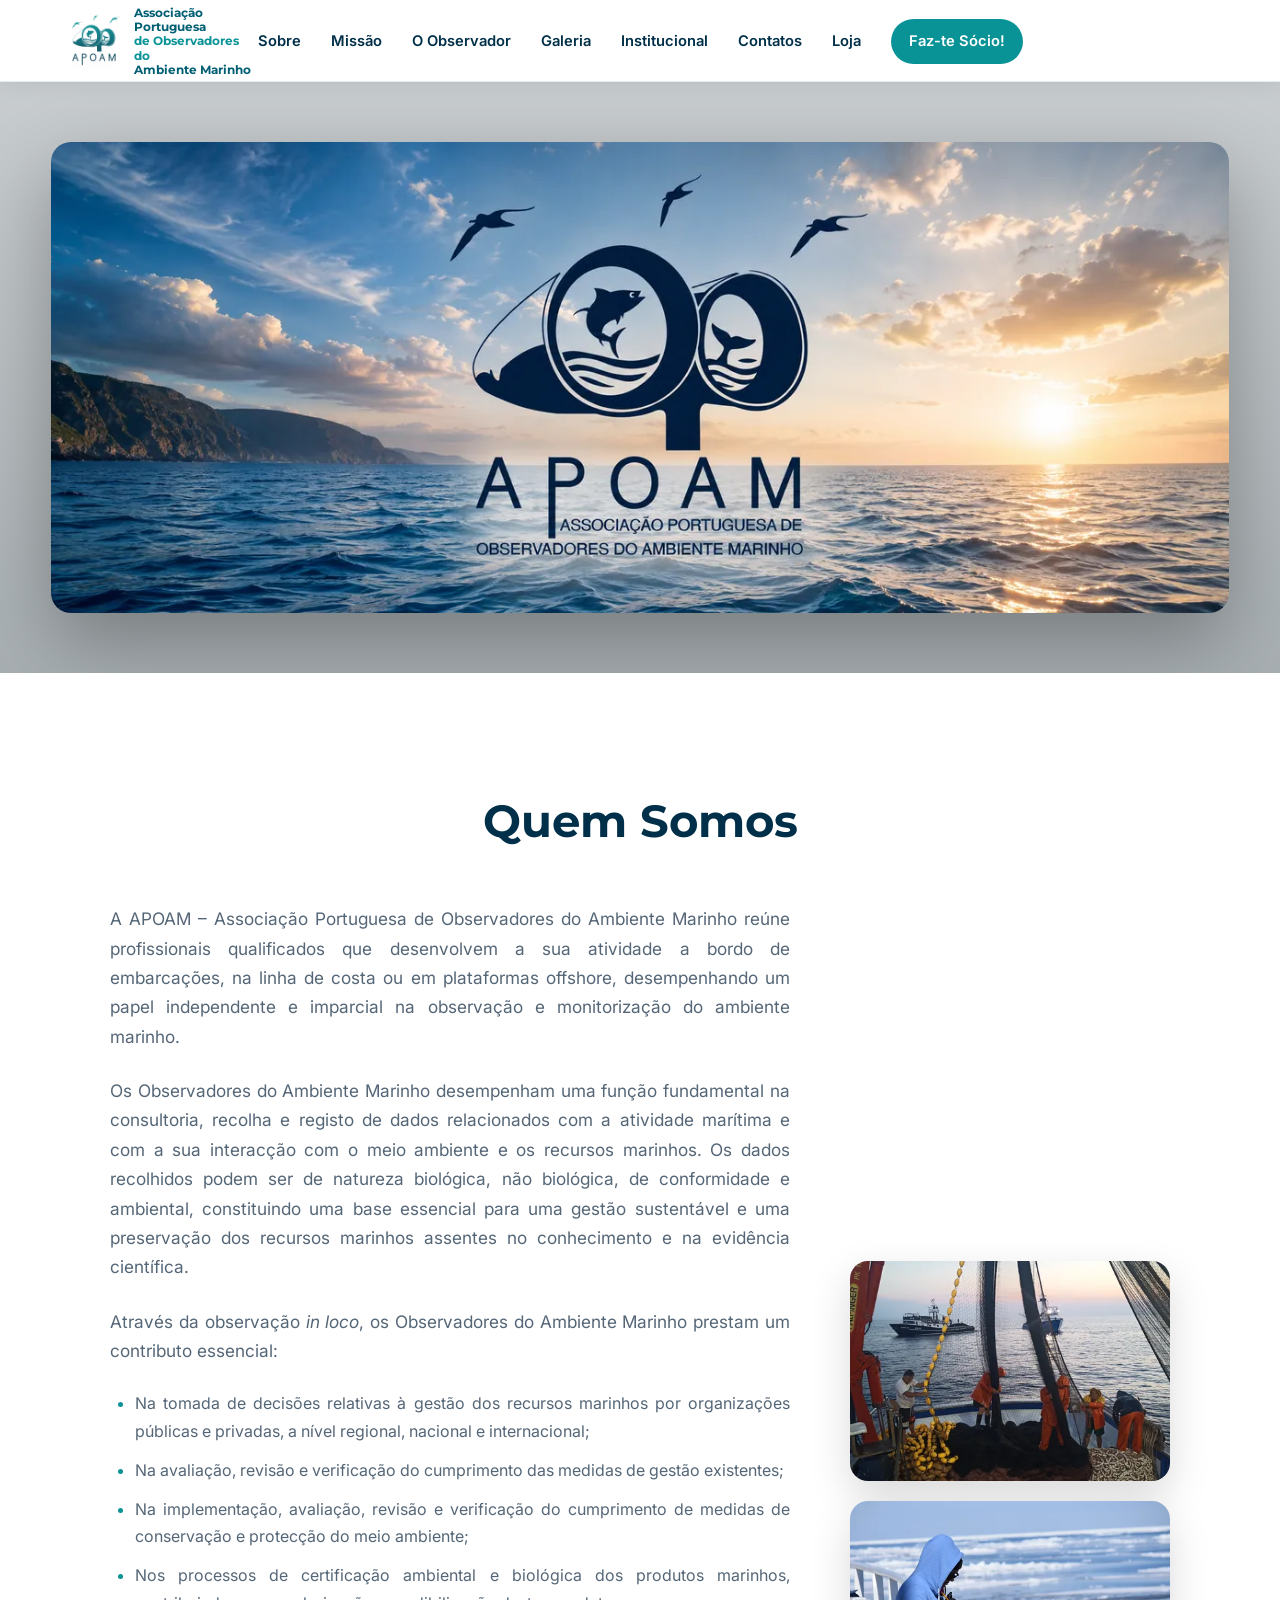
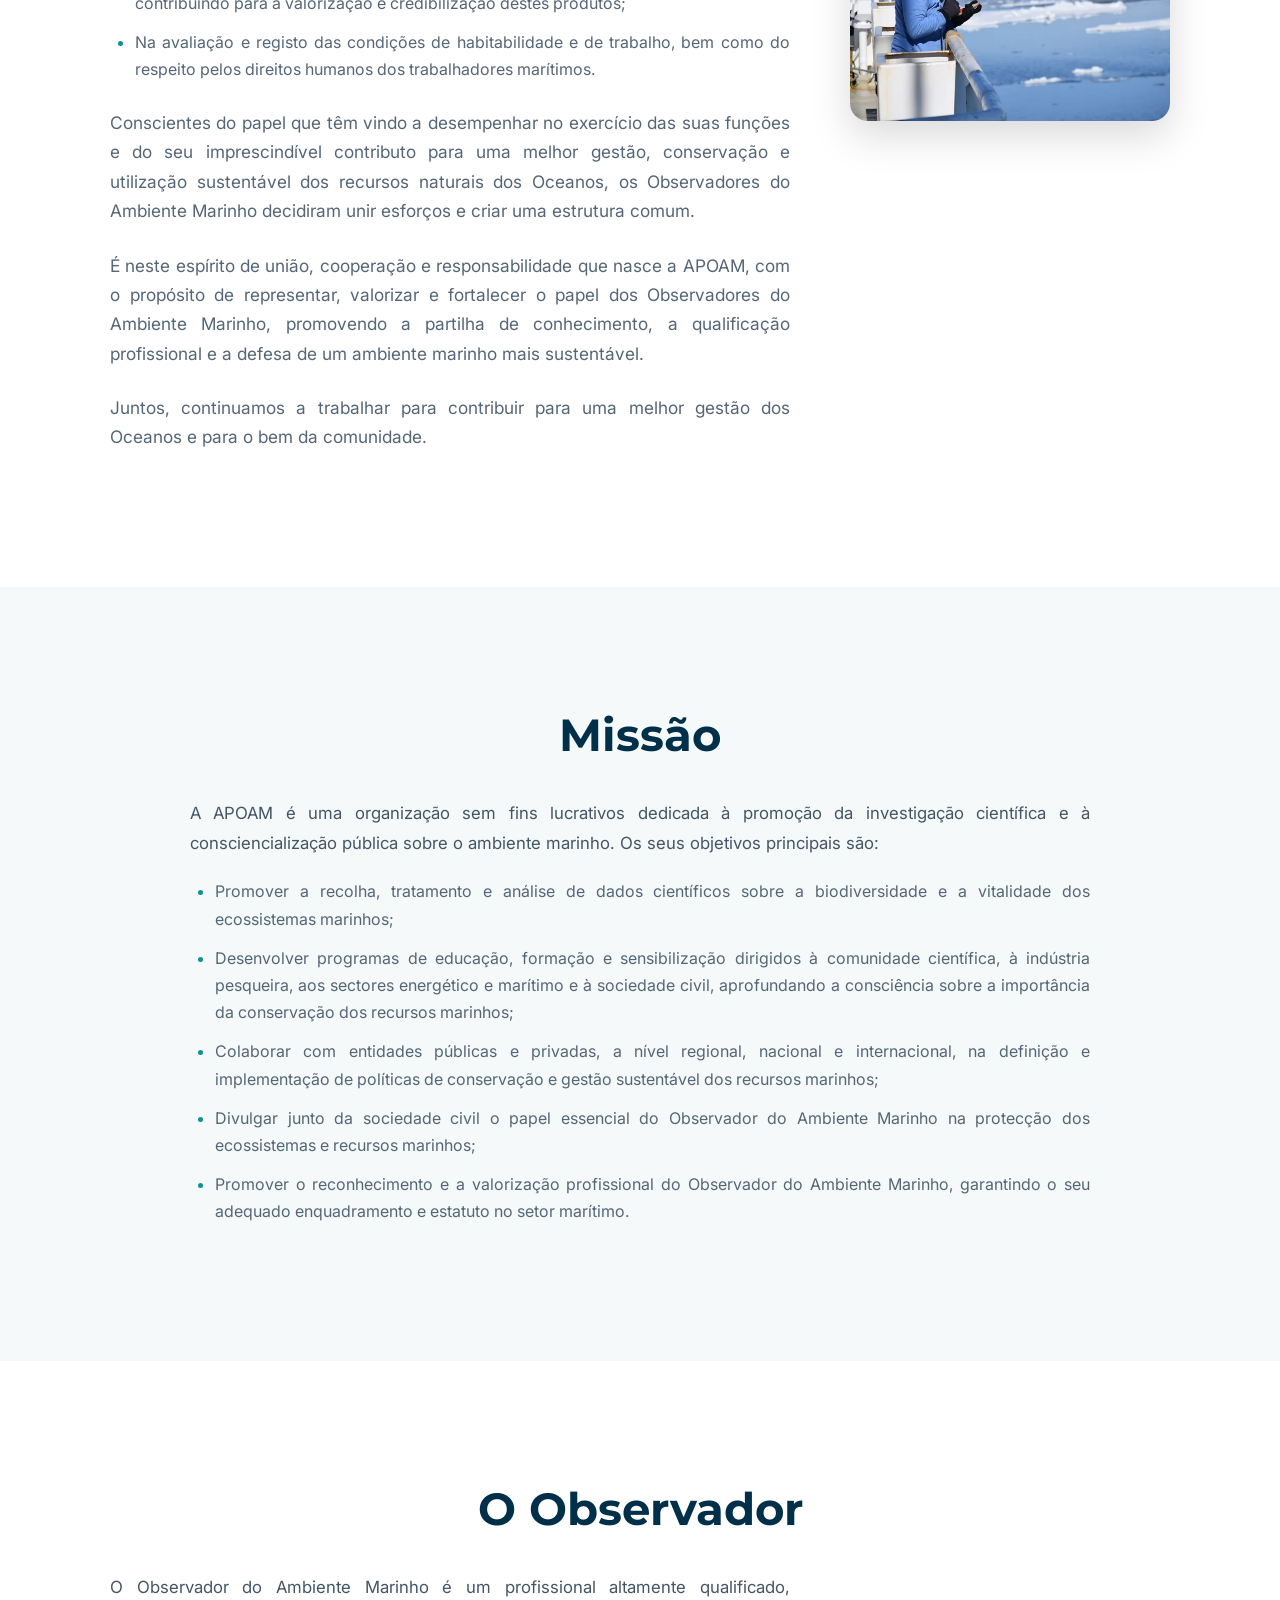
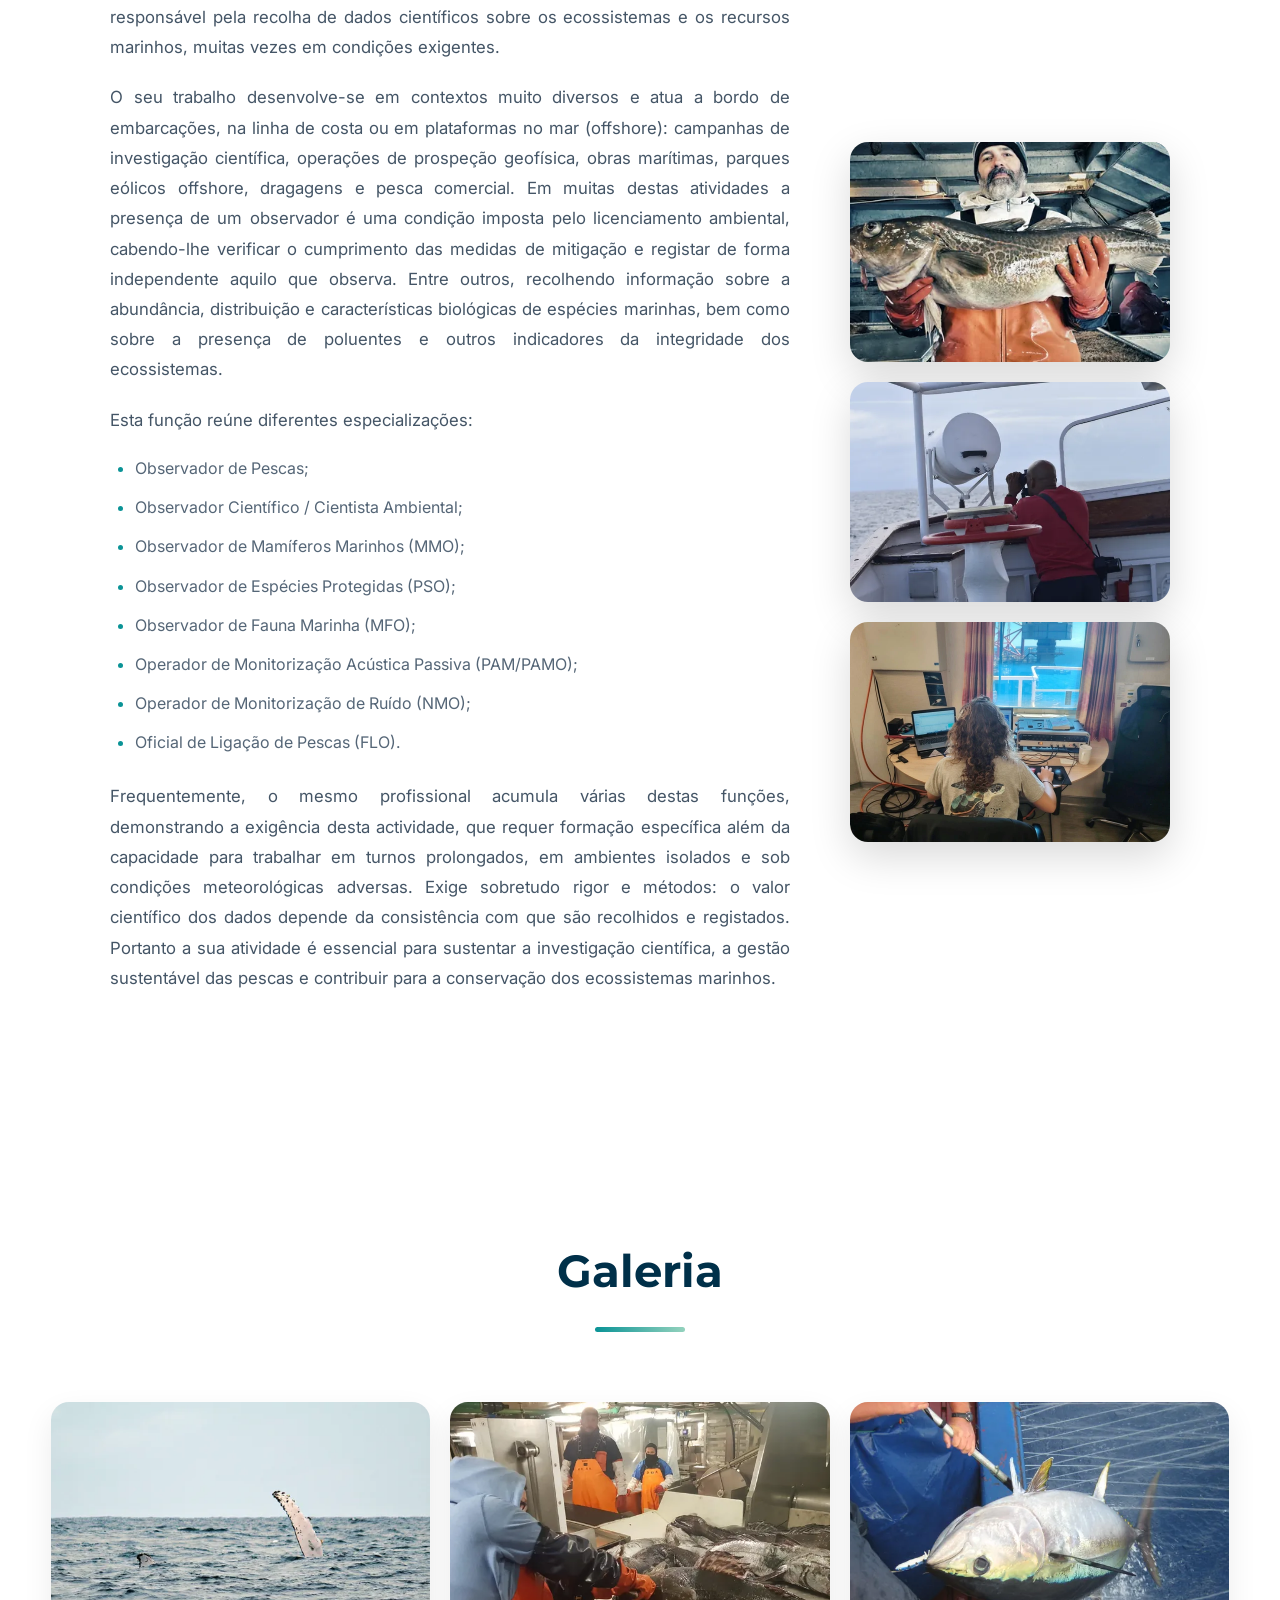
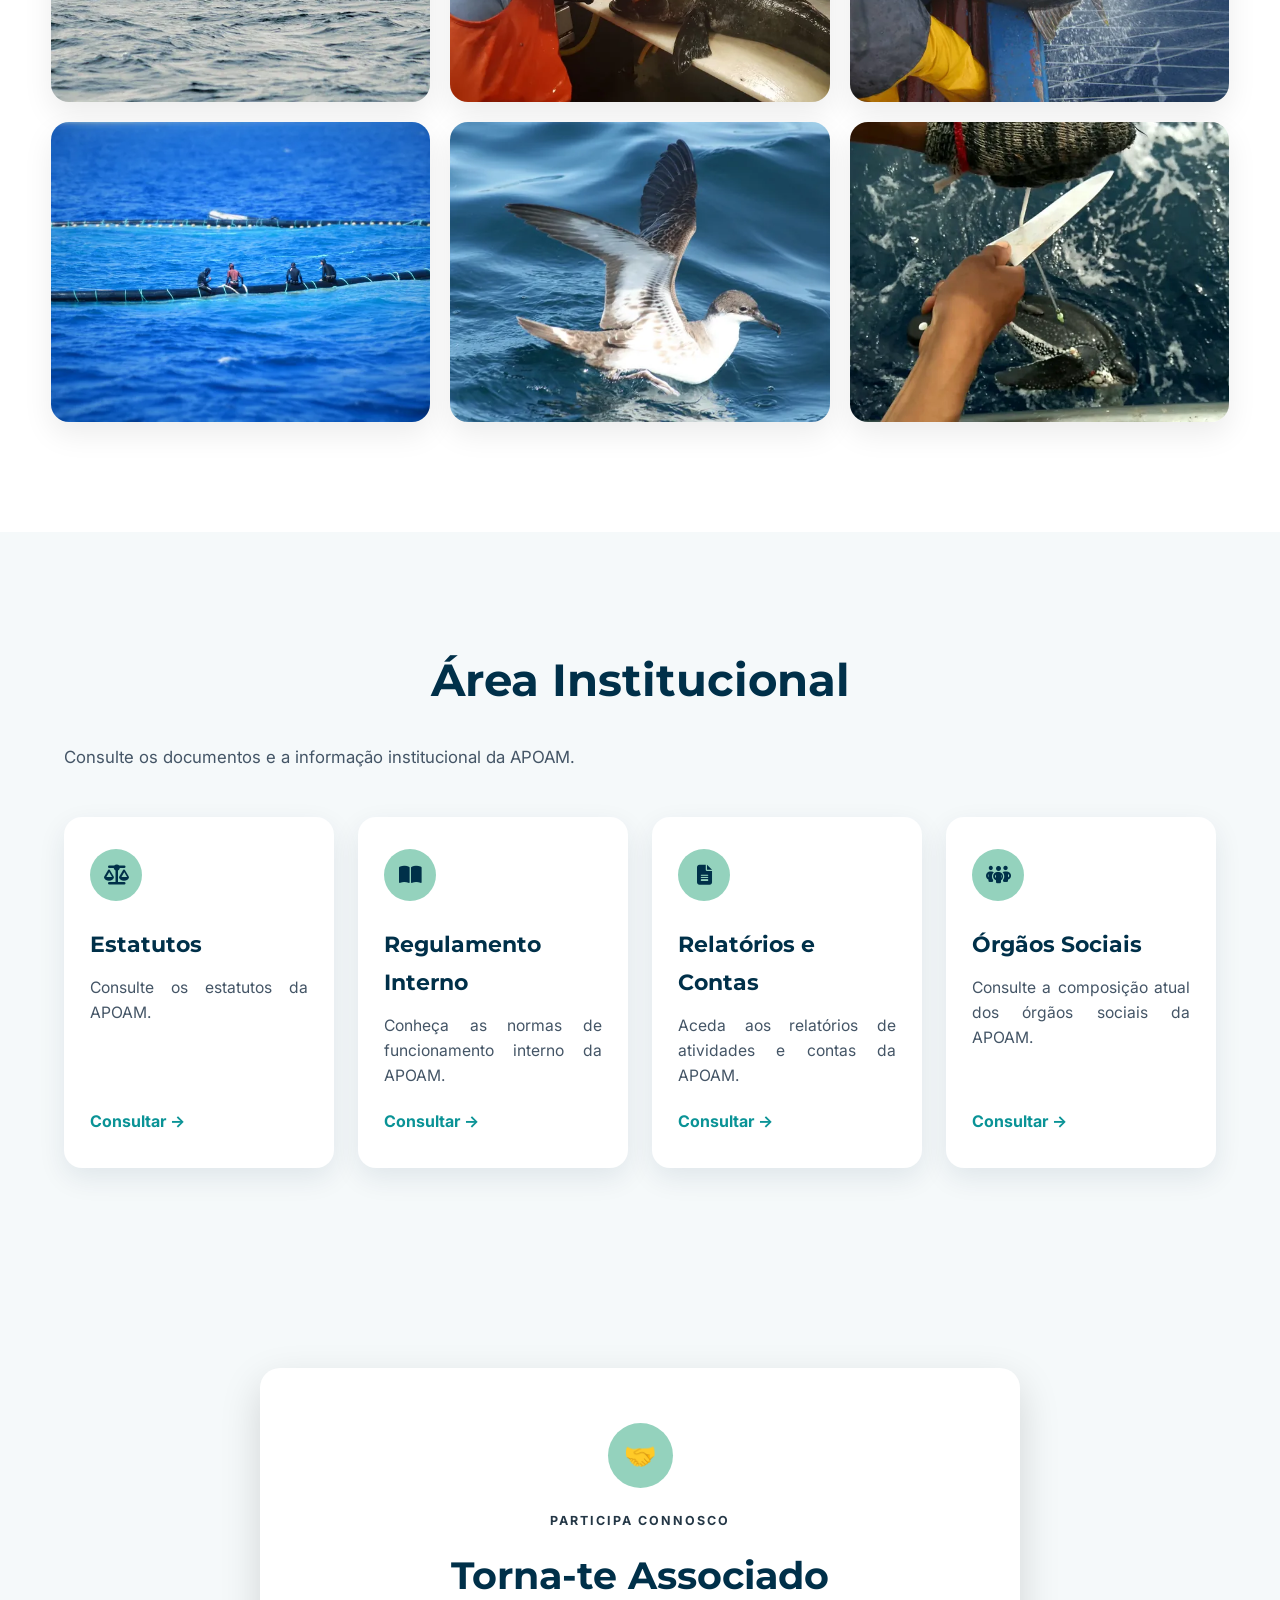
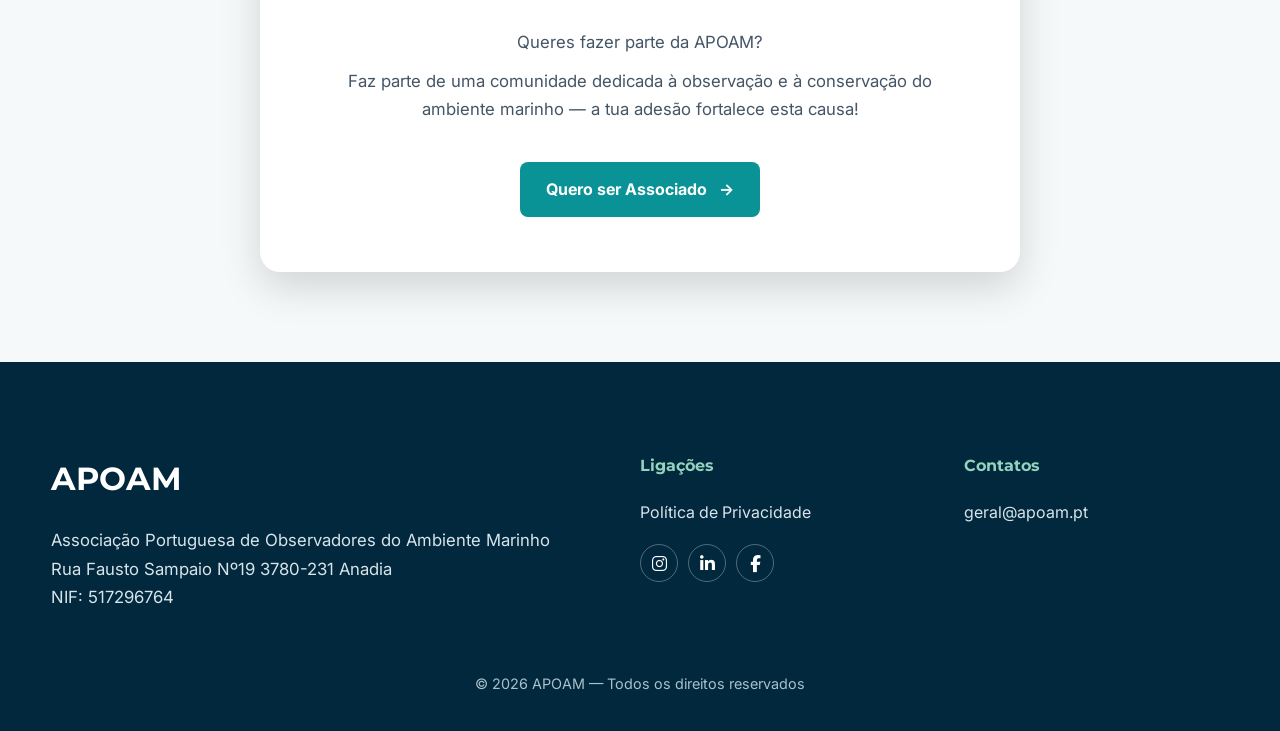
<file: index.html>
<!DOCTYPE html>
<html lang="pt-PT">
<head>
    <meta charset="UTF-8">
    <meta name="viewport" content="width=device-width, initial-scale=1">

    <title>APOAM | Associação Portuguesa de Observadores do Ambiente Marinho</title>

    <meta name="description"
        content="Associação Portuguesa de Observadores do Ambiente Marinho. Mamíferos marinhos, aves marinhas, ciência cidadã e conservação.">
    <meta property="og:type" content="website">
    <meta property="og:locale" content="pt_PT">
    <meta property="og:site_name" content="APOAM">
    <meta property="og:title" content="APOAM - Associação Portuguesa de Observadores do Ambiente Marinho">
    <meta property="og:description" content="APOAM - Associação Portuguesa de Observadores do Ambiente Marinho">
    <meta name="twitter:card" content="summary">
    <meta name="twitter:title" content="APOAM - Associação Portuguesa de Observadores do Ambiente Marinho">
    <meta name="twitter:description" content="APOAM - Associação Portuguesa de Observadores do Ambiente Marinho">

    <link rel="icon" type="image/png" sizes="32x32" href="assets/img/favicon-32.png">
    <link rel="apple-touch-icon" sizes="180x180" href="assets/img/favicon-180.png">

    <link rel="preconnect" href="https://fonts.googleapis.com">
    <link rel="preconnect" href="https://fonts.gstatic.com" crossorigin>

    <link href="https://fonts.googleapis.com/css2?family=Montserrat:wght@500;700;800&family=Inter:wght@300;400;500;600&display=swap"
        rel="stylesheet">
	<link rel="stylesheet" href="https://cdnjs.cloudflare.com/ajax/libs/font-awesome/6.5.2/css/all.min.css">

    <script type="application/ld+json">
    {
        "@context": "https://schema.org",
        "@type": "Organization",
        "name": "APOAM",
        "legalName": "Associação Portuguesa de Observadores do Ambiente Marinho",
        "description": "APOAM - Associação Portuguesa de Observadores do Ambiente Marinho",
        "email": "geral@apoam.pt",
        "telephone": "+351 961 656 196",
        "taxID": "517296764",
        "address": {
            "@type": "PostalAddress",
            "streetAddress": "Rua Fausto Sampaio, N.º 19",
            "postalCode": "3780-234",
            "addressLocality": "Anadia",
            "addressCountry": "PT"
        },
        "sameAs": [
            "https://www.instagram.com/apoam.pt?igsh=MTcwam4ydW53eDB6eg==",
            "https://www.linkedin.com/in/apoam?utm_source=share_via&utm_content=profile&utm_medium=member_android",
            "https://www.facebook.com/share/1NGkAW2MqW/"
        ]
    }
    </script>

    <link rel="stylesheet" href="assets/css/responsive.css">
    <link rel="stylesheet" href="assets/css/style.css">
</head>

<body>

<div id="loader">
    <div class="spinner"></div>
</div>

<header class="hero">

    <nav class="navbar" aria-label="Navegação principal">

        <a href="#" class="nav-logo" aria-label="APOAM - página inicial">
            <!-- Usa o mesmo logo que já funciona no hero -->
            <img src="assets/img/logo-navbar.png" alt="APOAM">
            <span class="nav-title">
                <span>Associação Portuguesa</span>
                <span>de Observadores do</span>
                <span>Ambiente Marinho</span>
            </span>
        </a>

        <ul class="nav-menu" id="nav-menu">

    <li>
        <a href="#about">Sobre</a>
    </li>

    <li>
        <a href="#mission">Missão</a>
    </li>

    <li>
        <a href="#observer">O Observador</a>
    </li>

    <li>
        <a href="#gallery">Galeria</a>
	</li>

    <li>
        <a href="#institutional">Institucional</a>
    </li>
	
	<li>
        <a href="#contact">Contatos</a>
    </li>
	
	<li>
		<a href="loja.html">Loja</a>
	</li>
	
	<li>
		<a href="#join" class="join-nav">Faz-te Sócio!</a>
	</li>

</ul>

        <button class="menu-toggle"
                type="button"
                aria-label="Abrir menu"
                aria-expanded="false"
                aria-controls="nav-menu">
            <span></span>
            <span></span>
            <span></span>
        </button>

    </nav>

    <div class="hero-content">
        <h1 class="visually-hidden">Associação Portuguesa de Observadores do Ambiente Marinho</h1>
        <picture>
            <source
                type="image/webp"
                srcset="assets/img/optimized/apoam-logo-640.webp 640w,
                        assets/img/optimized/apoam-logo-960.webp 960w,
                        assets/img/optimized/apoam-logo-1280.webp 1280w"
                sizes="94vw">
            <img
                src="assets/img/apoam-logo.png"
                alt="APOAM - Associação Portuguesa de Observadores do Ambiente Marinho"
                class="hero-logo"
                width="1983"
                height="793">
        </picture>
    </div>


</header>

<section id="about" class="section about-section">
    
	<div class="container">
		
		 <div class="section-header">
            <h2>Quem Somos</h2>
			
        </div>
		
		<div class="about-content">

			<div class="about-text">

				<p> A APOAM – Associação Portuguesa de Observadores do Ambiente Marinho
                reúne profissionais qualificados que desenvolvem a sua atividade a bordo
                de embarcações, na linha de costa ou em plataformas offshore, desempenhando
                um papel independente e imparcial na observação e monitorização do ambiente
                marinho.
				</p>

				<p> Os Observadores do Ambiente Marinho desempenham uma função fundamental na
                consultoria, recolha e registo de dados relacionados com a atividade
                marítima e com a sua interacção com o meio ambiente e os recursos marinhos.
                Os dados recolhidos podem ser de natureza biológica, não  biológica, de
                conformidade e ambiental, constituindo uma base essencial para uma gestão
                sustentável e uma preservação dos recursos marinhos assentes no conhecimento
                e na evidência científica.
				</p>

				<p> Através da observação <em>in loco</em>, os Observadores do Ambiente Marinho
                prestam um contributo essencial:
				</p>

				<ul>
					<li>Na tomada de decisões relativas à gestão dos recursos marinhos por organizações públicas e privadas, a nível regional, nacional e internacional;</li>
					<li>Na avaliação, revisão e verificação do cumprimento das medidas de gestão existentes;</li>
					<li>Na implementação, avaliação, revisão e verificação do cumprimento de medidas de conservação e protecção do meio ambiente;</li>
					<li>Nos processos de certificação ambiental e biológica dos produtos marinhos, contribuindo para a valorização e credibilização destes produtos;</li>
					<li>Na avaliação e registo das condições de habitabilidade e de trabalho, bem como do respeito pelos direitos humanos dos trabalhadores marítimos.</li>
				</ul>

				<p> Conscientes do papel que têm vindo a desempenhar no exercício das suas
                funções e do seu imprescindível contributo para uma melhor gestão,
                conservação e utilização sustentável dos recursos naturais dos Oceanos,
                os Observadores do Ambiente Marinho decidiram unir esforços e criar uma
                estrutura comum.
				</p>

				<p> É neste espírito de união, cooperação e responsabilidade que nasce a
                APOAM, com o propósito de representar, valorizar e fortalecer o papel dos
                Observadores do Ambiente Marinho, promovendo a partilha de conhecimento,
                a qualificação profissional e a defesa de um ambiente marinho mais
                sustentável.
				</p>

				<p> Juntos, continuamos a trabalhar para contribuir para uma melhor gestão
                dos Oceanos e para o bem da comunidade.
				</p>
			</div>

            <div class="about-images">
                <picture>
                    <source type="image/webp"
                        srcset="assets/img/optimized/about1-640.webp 640w,
                                assets/img/optimized/about1-960.webp 960w,
                                assets/img/optimized/about1-1280.webp 1280w"
                        sizes="(max-width: 850px) 92vw, 320px">
                    <img src="assets/img/about1.jpg" alt="Ambiente marinho" width="4608" height="2304" loading="lazy">
                </picture>
                <picture>
                    <source type="image/webp"
                        srcset="assets/img/optimized/about2-640.webp 640w,
                                assets/img/optimized/about2-960.webp 960w,
                                assets/img/optimized/about2-1280.webp 1280w"
                        sizes="(max-width: 850px) 92vw, 320px">
                    <img src="assets/img/about2.jpg" alt="Observação do ambiente marinho" width="1500" height="1000" loading="lazy">
                </picture>
        </div>

    </div>
</section>

<section id="mission" class="section mission-section">

    <div class="container">

        <div class="section-header">
            <h2>Missão</h2>
			
        </div>

        <div class="mission-content">

            <p> A APOAM é uma organização sem fins lucrativos dedicada à promoção da investigação científica e à consciencialização pública sobre o ambiente marinho. Os seus objetivos principais são: 
			</p>

            <ul> 
				<li> 
					Promover a recolha, tratamento e análise de dados científicos sobre a biodiversidade e a vitalidade dos ecossistemas marinhos; 
				
				</li> 
				
				<li> 
					Desenvolver programas de educação, formação e sensibilização dirigidos à comunidade científica, à indústria pesqueira, aos sectores energético e marítimo e à sociedade civil, aprofundando a consciência sobre a importância da conservação dos recursos marinhos; 
					
				</li> 
					
				<li> 
					Colaborar com entidades públicas e privadas, a nível regional, nacional e internacional, na definição e implementação de políticas de conservação e gestão sustentável dos recursos marinhos; 
					
				</li> 
					
				<li> 
					Divulgar junto da sociedade civil o papel essencial do Observador do Ambiente Marinho na protecção dos ecossistemas e recursos marinhos; 
					
				</li> 
					
				<li> 
					Promover o reconhecimento e a valorização profissional do Observador do Ambiente Marinho, garantindo o seu adequado enquadramento e estatuto no setor marítimo. 
					
				</li> 
					
			</ul>

        </div>

    </div>

</section>

<section id="observer" class="section observer-section">

    <div class="container">

        <div class="section-header">
            <h2>O Observador</h2>
			
        </div>

        <div class="observer-content">

			<div class="observer-text">
			
            <p>
                O Observador do Ambiente Marinho é um profissional altamente qualificado, responsável pela
				recolha de dados científicos sobre os ecossistemas e os recursos marinhos, muitas vezes em condições exigentes. 
			</p>	
			
			<p>
				O seu trabalho desenvolve-se em contextos muito diversos e atua a bordo de embarcações, na linha de costa ou em plataformas no mar
				(offshore): campanhas de investigação científica, operações de prospeção geofísica, obras marítimas, parques eólicos offshore, dragagens e pesca comercial. Em muitas destas atividades a presença de um observador é uma condição imposta pelo licenciamento ambiental, cabendo-lhe verificar o cumprimento das medidas de mitigação e registar de forma independente aquilo que observa. Entre outros, recolhendo informação sobre a abundância, distribuição e características biológicas de
				espécies marinhas, bem como sobre a presença de poluentes e outros indicadores da
				integridade dos ecossistemas. 
			</p>
			
			<p>
				Esta função reúne diferentes especializações:
			</p>	
			
				<ul>	
					<li>Observador de Pescas;</li>
					<li>Observador Científico / Cientista Ambiental;</li>
					<li>Observador de Mamíferos Marinhos (MMO);</li>
					<li>Observador de Espécies Protegidas (PSO);</li>
					<li>Observador de Fauna Marinha (MFO);</li>
					<li>Operador de Monitorização Acústica Passiva (PAM/PAMO);</li>
					<li>Operador de Monitorização de Ruído (NMO);</li>
					<li>Oficial de Ligação de Pescas (FLO).</li>
				</ul>
			
			
			<p>	
				Frequentemente, o mesmo profissional acumula várias destas funções, demonstrando a exigência desta actividade, que requer formação específica além da capacidade para trabalhar em turnos prolongados, em ambientes isolados e sob condições meteorológicas adversas.
				Exige sobretudo rigor e métodos: o valor científico dos dados depende da consistência com que são recolhidos e registados. Portanto a sua atividade é essencial para sustentar a investigação
				científica, a gestão sustentável das pescas e contribuir para a conservação dos ecossistemas marinhos.
            </p>

        </div>

    <div class="observer-images">
        <picture>
            <source type="image/webp"
                srcset="assets/img/optimized/observer1-640.webp 640w,
                        assets/img/optimized/observer1-960.webp 960w,
                        assets/img/optimized/observer1-1280.webp 1280w"
                sizes="(max-width: 850px) 92vw, 320px">
            <img src="assets/img/observer1.jpeg" alt="Observador do Ambiente Marinho" width="4000" height="1800" loading="lazy">
        </picture>
        <picture>
            <source type="image/webp"
                srcset="assets/img/optimized/observer2-640.webp 640w,
                        assets/img/optimized/observer2-960.webp 960w,
                        assets/img/optimized/observer2-1280.webp 1280w"
                sizes="(max-width: 850px) 92vw, 320px">
            <img src="assets/img/observer2.JPG" alt="Observação do ambiente marinho" width="6000" height="4000" loading="lazy">
        </picture>
		<picture>
            <source type="image/webp"
                srcset="assets/img/optimized/observer3-640.webp 640w,
                        assets/img/optimized/observer3-960.webp 960w,
                        assets/img/optimized/observer3-1280.webp 1280w"
                sizes="(max-width: 850px) 92vw, 320px">
			<img src="assets/img/observer3.jpg" alt="Monitorização do ambiente marinho" width="1896" height="1536" loading="lazy">
		</picture>
    </div>
	
</div>

</section>

<section id="gallery" class="section">
    <h2 class="center">Galeria</h2>

    <div class="gallery" id="gallery-grid" aria-live="polite">
        <!-- As imagens são escolhidas aleatoriamente a cada carregamento. -->
    </div>
</section>

<section id="institutional" class="section institutional-section">
    <div class="container">
        <div class="section-header">
            <h2>Área Institucional</h2>
            <p>Consulte os documentos e a informação institucional da APOAM.</p>
        </div>

        <div class="institutional-grid">
            <a class="institutional-card" href="estatutos.html">
                <i class="fa-solid fa-scale-balanced" aria-hidden="true"></i>
                <h3>Estatutos</h3>
                <p>Consulte os estatutos da APOAM.</p>
                <span>Consultar <span aria-hidden="true">→</span></span>
            </a>

            <a class="institutional-card" href="regulamento-interno.html">
                <i class="fa-solid fa-book-open" aria-hidden="true"></i>
                <h3>Regulamento Interno</h3>
                <p>Conheça as normas de funcionamento interno da APOAM.</p>
                <span>Consultar <span aria-hidden="true">→</span></span>
            </a>

            <a class="institutional-card" href="relatorios-contas.html">
                <i class="fa-solid fa-file-lines" aria-hidden="true"></i>
                <h3>Relatórios e Contas</h3>
                <p>Aceda aos relatórios de atividades e contas da APOAM.</p>
                <span>Consultar <span aria-hidden="true">→</span></span>
            </a>

            <a class="institutional-card" href="orgaos-sociais.html">
                <i class="fa-solid fa-people-group" aria-hidden="true"></i>
                <h3>Órgãos Sociais</h3>
                <p>Consulte a composição atual dos órgãos sociais da APOAM.</p>
                <span>Consultar <span aria-hidden="true">→</span></span>
            </a>
        </div>
    </div>
</section>

<section id="join" class="volunteer-section">
    <div class="volunteer-box">

        <div class="volunteer-icon" aria-hidden="true">🤝</div>

        <span class="volunteer-label">PARTICIPA CONNOSCO</span>

        <h2>Torna-te Associado</h2>

        <p>Queres fazer parte da APOAM?</p>

        <p>
            Faz parte de uma comunidade dedicada à observação e à conservação do ambiente marinho — a tua adesão fortalece esta causa!
        </p>

        <a
            href="https://docs.google.com/forms/d/e/1FAIpQLSfd4ExLeXyH6hZwtt5jAKZhvhOXpvbOx9Iv904gLvtOWjXuGQ/viewform"
            target="_blank"
            rel="noopener noreferrer"
            class="volunteer-button">
            Quero ser Associado
            <span aria-hidden="true">→</span>
        </a>

    </div>
</section>

<footer id="contact">
    <div class="footer-grid">

        <div>
            <h3>APOAM</h3>
            <p>Associação Portuguesa de Observadores do Ambiente Marinho<br>
				Rua Fausto Sampaio Nº19 3780-231 Anadia<br>
				NIF: 517296764	
			</p>
        </div>

        <div>
            <h4>Ligações</h4>
            <ul>
                <li><a href="#about"></a></li>
				<li><a href="#gallery"></a></li>
				<li><a href="politica-privacidade.html">Política de Privacidade</a></li>
            </ul>
			
			 <div class="social-links">
				<a href="https://www.instagram.com/apoam.pt?igsh=MTcwam4ydW53eDB6eg==" target="_blank" rel="noopener noreferrer" aria-label="Instagram">
					<i class="fa-brands fa-instagram"></i>
				</a>

				<a href="https://www.linkedin.com/in/apoam?utm_source=share_via&utm_content=profile&utm_medium=member_android" target="_blank" rel="noopener noreferrer" aria-label="LinkedIn">
					<i class="fa-brands fa-linkedin-in"></i>
				</a>

				<a href="https://www.facebook.com/share/1NGkAW2MqW/" target="_blank" rel="noopener noreferrer" aria-label="Facebook">
					<i class="fa-brands fa-facebook-f"></i>
				</a>
			</div>
        </div>

        <div>
            <h4>Contatos</h4>
			<ul>
				<li><a href="mailto:geral@apoam.pt">geral@apoam.pt</a></li>
			</ul>
        </div>

    </div>

    <p class="copyright">© 2026 APOAM — Todos os direitos reservados</p>
</footer>

<script src="assets/js/main.js"></script>

</body>
</html>
</file>
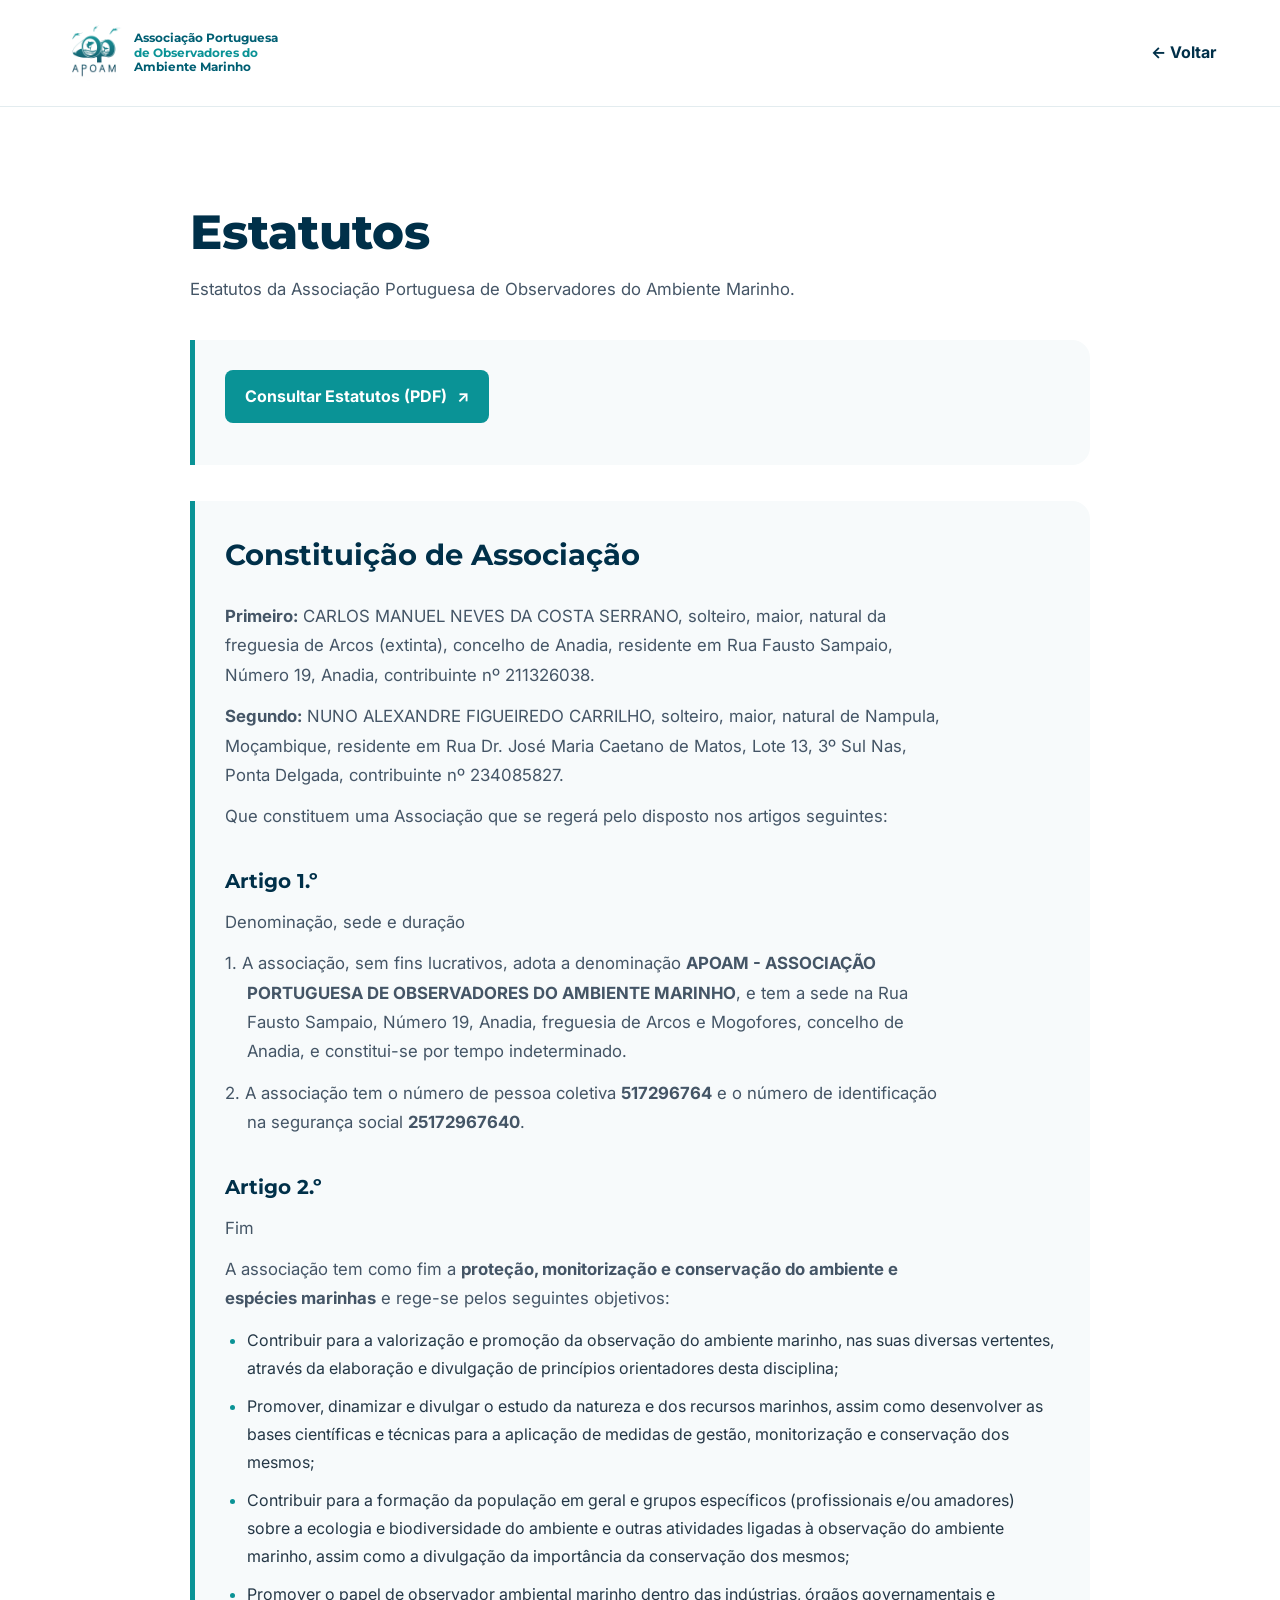
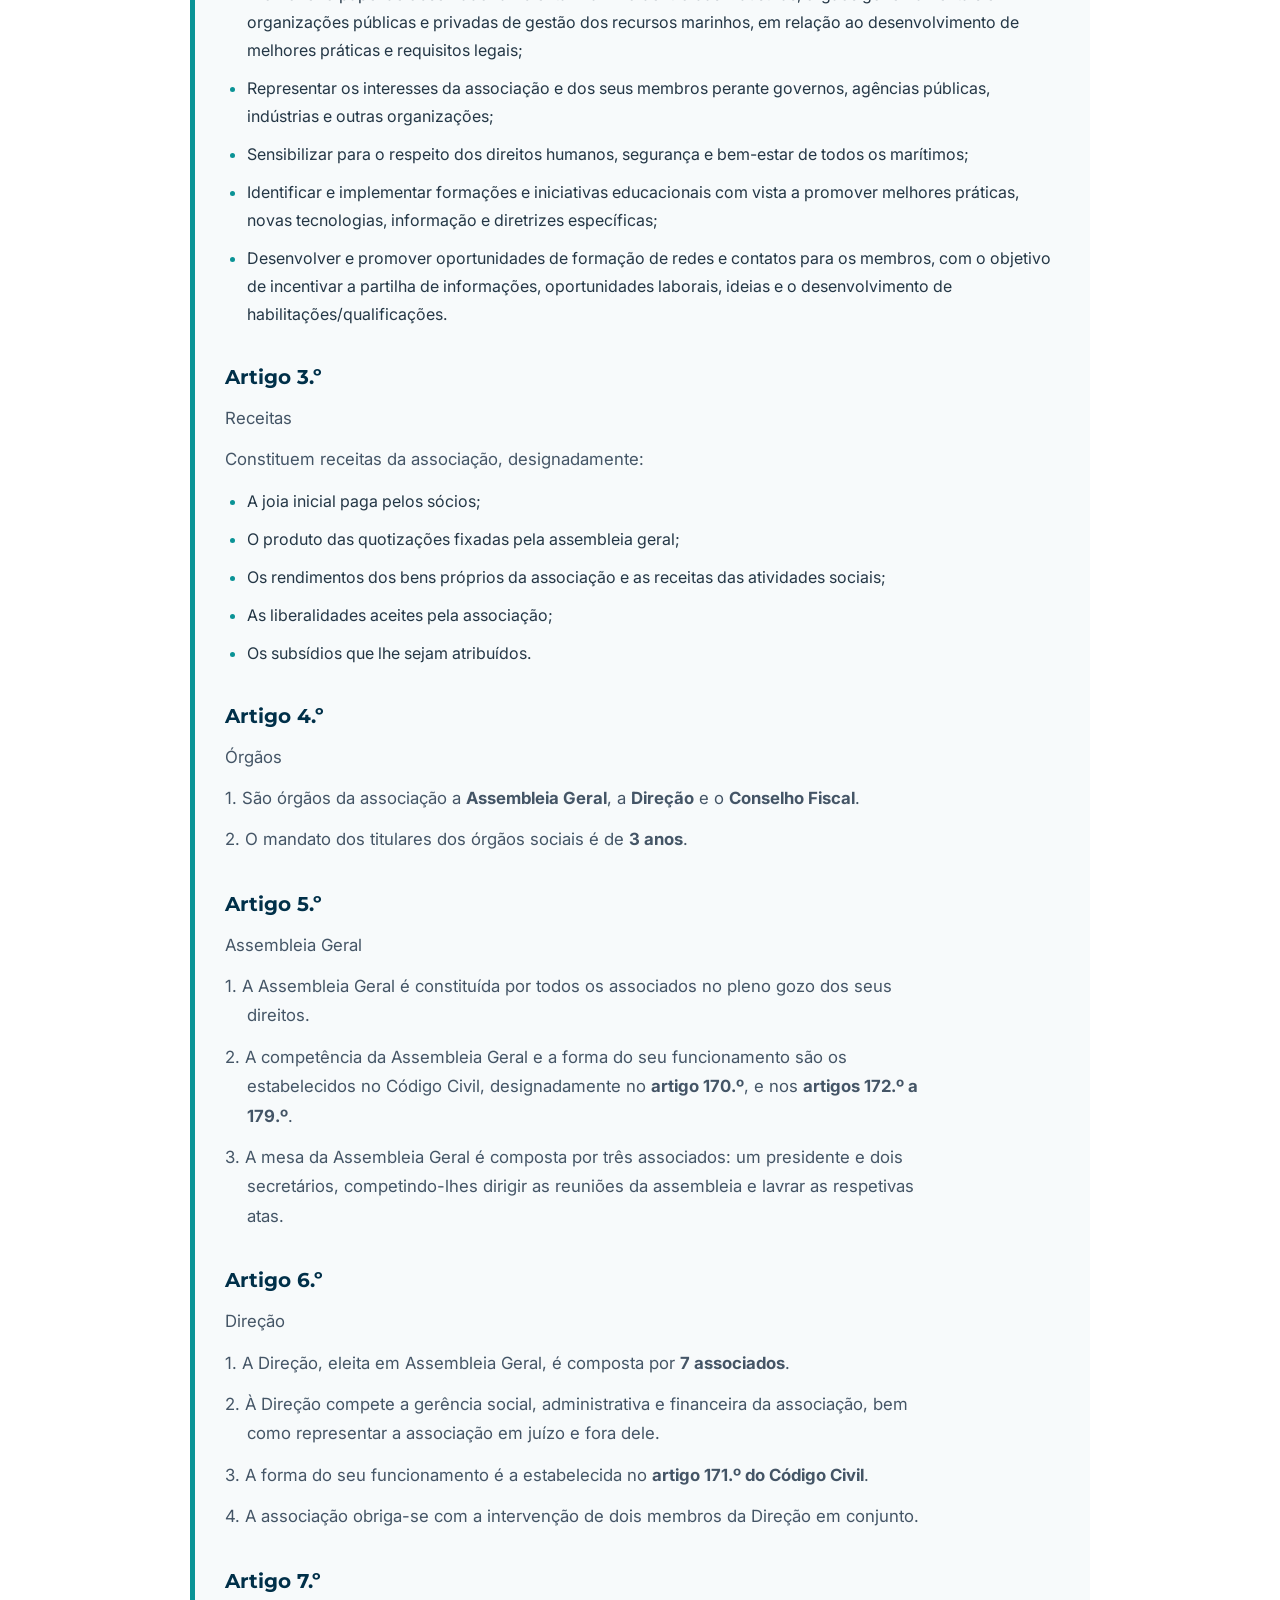
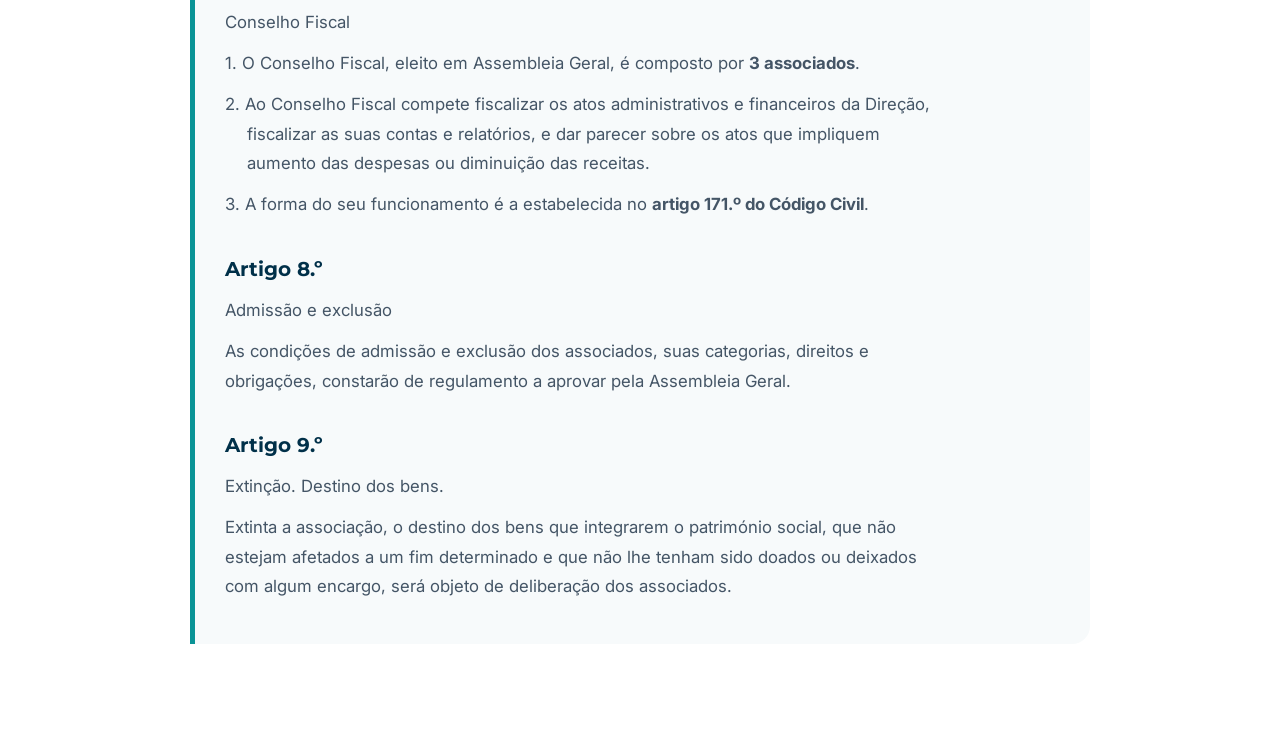
<file: estatutos.html>
<!DOCTYPE html>
<html lang="pt-PT">
<head>
    <meta charset="UTF-8">
    <meta name="viewport" content="width=device-width, initial-scale=1">
    <title>Estatutos | APOAM</title>
    <meta name="description" content="Estatutos da Associação Portuguesa de Observadores do Ambiente Marinho.">
    <link rel="icon" type="image/png" sizes="32x32" href="assets/img/favicon-32.png">
    <link rel="apple-touch-icon" sizes="180x180" href="assets/img/favicon-180.png">
    <link rel="preconnect" href="https://fonts.googleapis.com">
    <link rel="preconnect" href="https://fonts.gstatic.com" crossorigin>
    <link href="https://fonts.googleapis.com/css2?family=Montserrat:wght@500;700;800&family=Inter:wght@300;400;500;600&display=swap" rel="stylesheet">
    <link rel="stylesheet" href="assets/css/style.css">
</head>
<body>
    <header class="simple-header">
        <a href="index.html" class="nav-logo" aria-label="APOAM - página inicial"><img src="assets/img/logo-navbar.png" alt="APOAM"><span class="nav-title"><span>Associação Portuguesa</span><span>de Observadores do</span><span>Ambiente Marinho</span></span></a>
        <a class="back-home" href="index.html#institutional">← Voltar</a>
    </header>
    <main class="document-page">
        <h1>Estatutos</h1>
        <p>Estatutos da Associação Portuguesa de Observadores do Ambiente Marinho.</p>
        <div class="document-placeholder">
            <a class="document-download" href="assets/docs/APOAM_Estatutos.pdf" target="_blank" rel="noopener noreferrer">
                Consultar Estatutos (PDF)
                <span aria-hidden="true">↗</span>
            </a>
        </div>
		<div class="document-placeholder regulation-content estatutos-content">
        <h2>Constituição de Associação</h2>

        <p>
            <strong>Primeiro:</strong> CARLOS MANUEL NEVES DA COSTA SERRANO, solteiro, maior, natural da freguesia de Arcos (extinta), concelho de Anadia, residente em Rua Fausto Sampaio, Número 19, Anadia, contribuinte nº 211326038.
        </p>

        <p>
            <strong>Segundo:</strong> NUNO ALEXANDRE FIGUEIREDO CARRILHO, solteiro, maior, natural de Nampula, Moçambique, residente em Rua Dr. José Maria Caetano de Matos, Lote 13, 3º Sul Nas, Ponta Delgada, contribuinte nº 234085827.
        </p>

        <p>
            Que constituem uma Associação que se regerá pelo disposto nos artigos seguintes:
        </p>

        <h3>Artigo 1.º</h3>
        <p class="article-title">Denominação, sede e duração</p>
        <p class="document-clause">
            1. A associação, sem fins lucrativos, adota a denominação <strong>APOAM - ASSOCIAÇÃO PORTUGUESA DE OBSERVADORES DO AMBIENTE MARINHO</strong>, e tem a sede na Rua Fausto Sampaio, Número 19, Anadia, freguesia de Arcos e Mogofores, concelho de Anadia, e constitui-se por tempo indeterminado.
        </p>
        <p class="document-clause">
            2. A associação tem o número de pessoa coletiva <strong>517296764</strong> e o número de identificação na segurança social <strong>25172967640</strong>.
        </p>

        <h3>Artigo 2.º</h3>
        <p class="article-title">Fim</p>
        <p>
            A associação tem como fim a <strong>proteção, monitorização e conservação do ambiente e espécies marinhas</strong> e rege-se pelos seguintes objetivos:
        </p>
        <ul>
            <li>Contribuir para a valorização e promoção da observação do ambiente marinho, nas suas diversas vertentes, através da elaboração e divulgação de princípios orientadores desta disciplina;</li>
            <li>Promover, dinamizar e divulgar o estudo da natureza e dos recursos marinhos, assim como desenvolver as bases científicas e técnicas para a aplicação de medidas de gestão, monitorização e conservação dos mesmos;</li>
            <li>Contribuir para a formação da população em geral e grupos específicos (profissionais e/ou amadores) sobre a ecologia e biodiversidade do ambiente e outras atividades ligadas à observação do ambiente marinho, assim como a divulgação da importância da conservação dos mesmos;</li>
            <li>Promover o papel de observador ambiental marinho dentro das indústrias, órgãos governamentais e organizações públicas e privadas de gestão dos recursos marinhos, em relação ao desenvolvimento de melhores práticas e requisitos legais;</li>
            <li>Representar os interesses da associação e dos seus membros perante governos, agências públicas, indústrias e outras organizações;</li>
            <li>Sensibilizar para o respeito dos direitos humanos, segurança e bem-estar de todos os marítimos;</li>
            <li>Identificar e implementar formações e iniciativas educacionais com vista a promover melhores práticas, novas tecnologias, informação e diretrizes específicas;</li>
            <li>Desenvolver e promover oportunidades de formação de redes e contatos para os membros, com o objetivo de incentivar a partilha de informações, oportunidades laborais, ideias e o desenvolvimento de habilitações/qualificações.</li>
        </ul>

        <h3>Artigo 3.º</h3>
        <p class="article-title">Receitas</p>
        <p>
            Constituem receitas da associação, designadamente:
        </p>
        <ul>
            <li>A joia inicial paga pelos sócios;</li>
            <li>O produto das quotizações fixadas pela assembleia geral;</li>
            <li>Os rendimentos dos bens próprios da associação e as receitas das atividades sociais;</li>
            <li>As liberalidades aceites pela associação;</li>
            <li>Os subsídios que lhe sejam atribuídos.</li>
        </ul>

        <h3>Artigo 4.º</h3>
        <p class="article-title">Órgãos</p>
        <p class="document-clause">
            1. São órgãos da associação a <strong>Assembleia Geral</strong>, a <strong>Direção</strong> e o <strong>Conselho Fiscal</strong>.
        </p>
        <p class="document-clause">
            2. O mandato dos titulares dos órgãos sociais é de <strong>3 anos</strong>.
        </p>

        <h3>Artigo 5.º</h3>
        <p class="article-title">Assembleia Geral</p>
        <p class="document-clause">
            1. A Assembleia Geral é constituída por todos os associados no pleno gozo dos seus direitos.
        </p>
        <p class="document-clause">
            2. A competência da Assembleia Geral e a forma do seu funcionamento são os estabelecidos no Código Civil, designadamente no <strong>artigo 170.º</strong>, e nos <strong>artigos 172.º a 179.º</strong>.
        </p>
        <p class="document-clause">
            3. A mesa da Assembleia Geral é composta por três associados: um presidente e dois secretários, competindo-lhes dirigir as reuniões da assembleia e lavrar as respetivas atas.
        </p>

        <h3>Artigo 6.º</h3>
        <p class="article-title">Direção</p>
        <p class="document-clause">
            1. A Direção, eleita em Assembleia Geral, é composta por <strong>7 associados</strong>.
        </p>
        <p class="document-clause">
            2. À Direção compete a gerência social, administrativa e financeira da associação, bem como representar a associação em juízo e fora dele.
        </p>
        <p class="document-clause">
            3. A forma do seu funcionamento é a estabelecida no <strong>artigo 171.º do Código Civil</strong>.
        </p>
        <p class="document-clause">
            4. A associação obriga-se com a intervenção de dois membros da Direção em conjunto.
        </p>

        <h3>Artigo 7.º</h3>
        <p class="article-title">Conselho Fiscal</p>
        <p class="document-clause">
            1. O Conselho Fiscal, eleito em Assembleia Geral, é composto por <strong>3 associados</strong>.
        </p>
        <p class="document-clause">
            2. Ao Conselho Fiscal compete fiscalizar os atos administrativos e financeiros da Direção, fiscalizar as suas contas e relatórios, e dar parecer sobre os atos que impliquem aumento das despesas ou diminuição das receitas.
        </p>
        <p class="document-clause">
            3. A forma do seu funcionamento é a estabelecida no <strong>artigo 171.º do Código Civil</strong>.
        </p>

        <h3>Artigo 8.º</h3>
        <p class="article-title">Admissão e exclusão</p>
        <p>
            As condições de admissão e exclusão dos associados, suas categorias, direitos e obrigações, constarão de regulamento a aprovar pela Assembleia Geral.
        </p>

        <h3>Artigo 9.º</h3>
        <p class="article-title">Extinção. Destino dos bens.</p>
        <p>
            Extinta a associação, o destino dos bens que integrarem o património social, que não estejam afetados a um fim determinado e que não lhe tenham sido doados ou deixados com algum encargo, será objeto de deliberação dos associados.
        </p>
    </div>
</main>
</body>
</html>
</file>
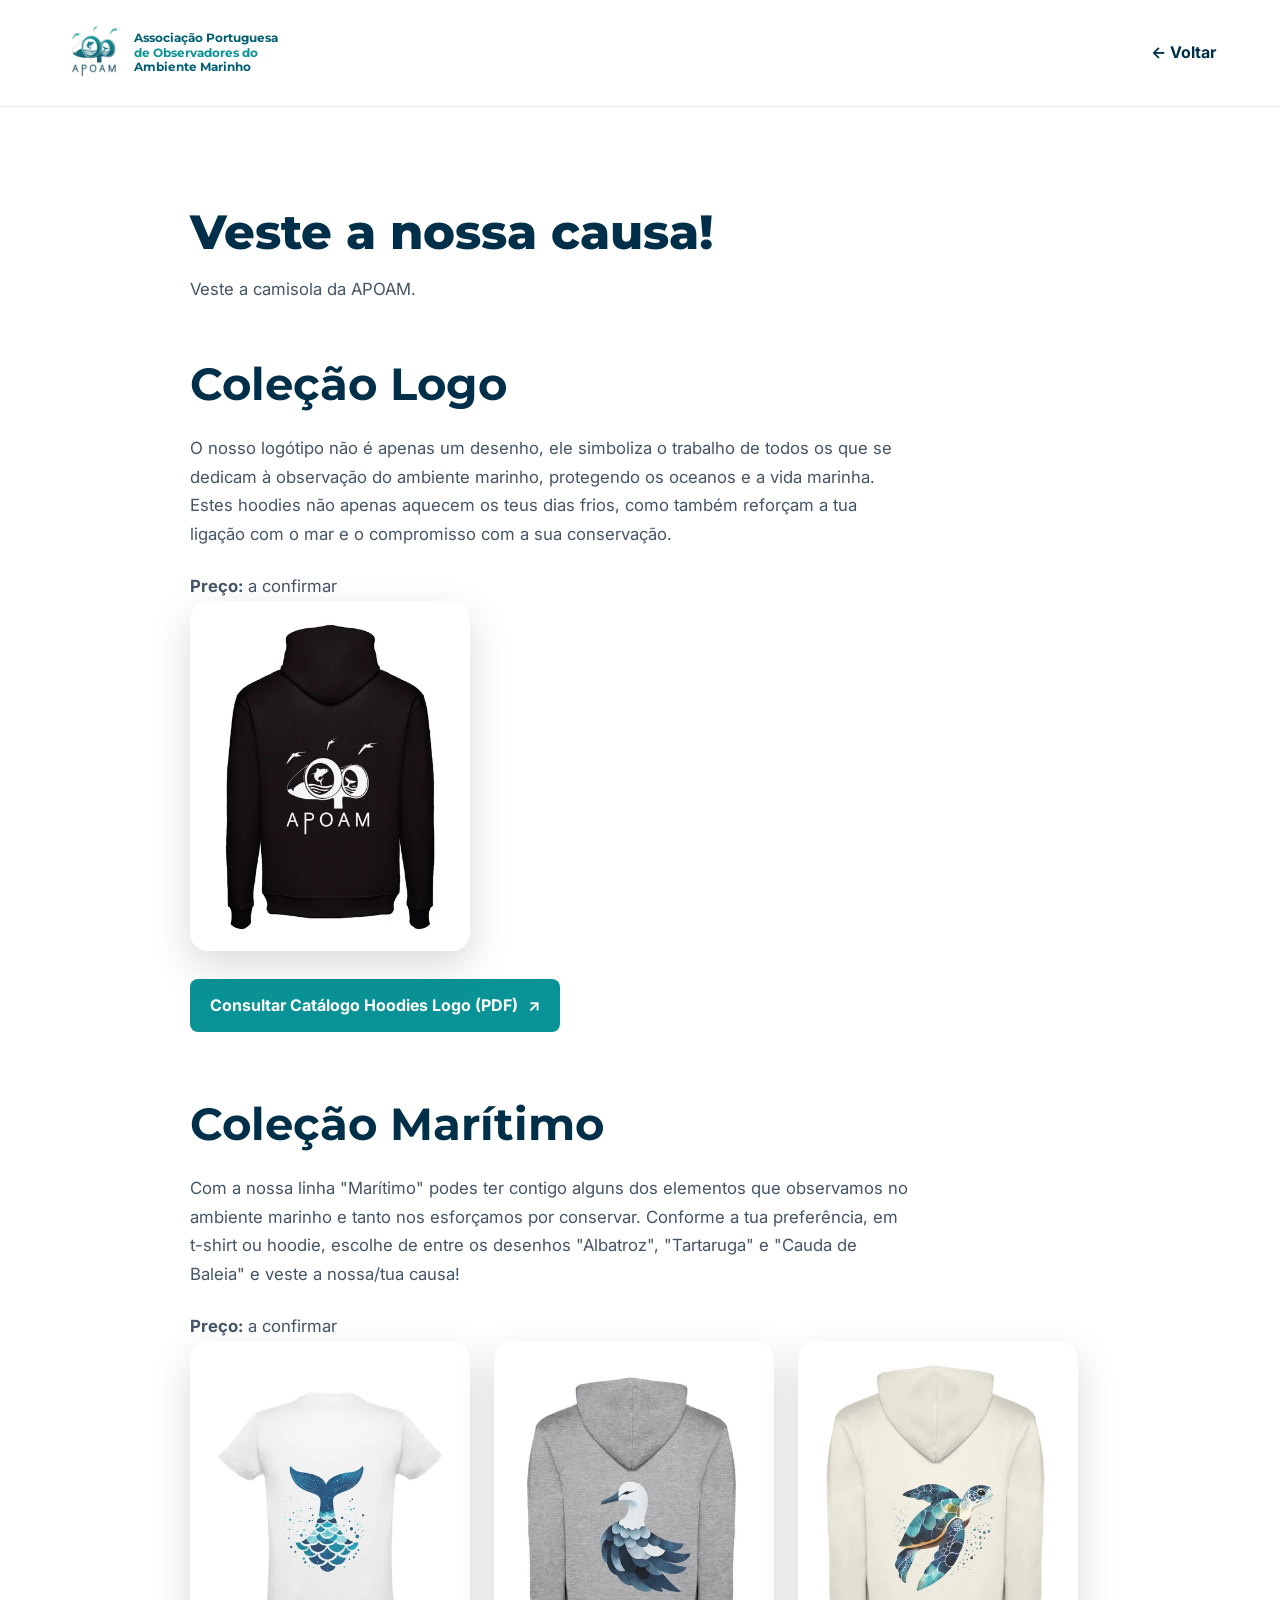
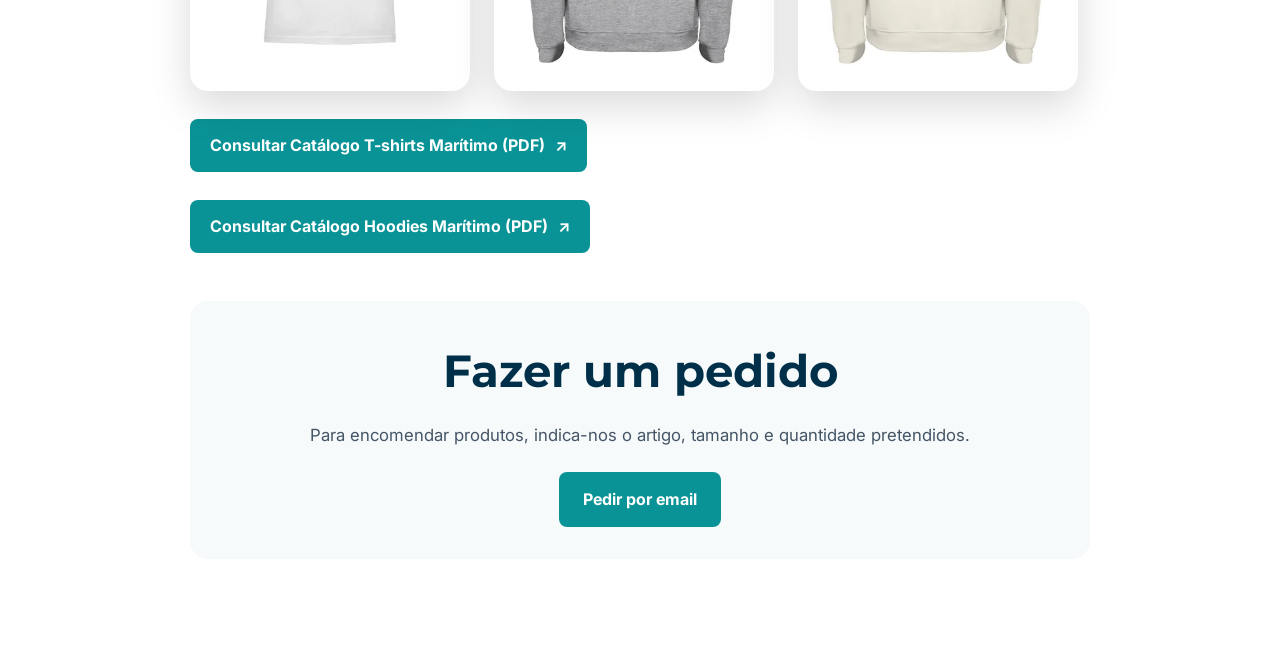
<file: loja.html>
<!DOCTYPE html>
<html lang="pt-PT">
<head>
    <meta charset="UTF-8">
    <meta name="viewport" content="width=device-width, initial-scale=1">
    <title>Loja | APOAM</title>
    <meta name="description" content="Merchandising">
    <link rel="icon" type="image/png" sizes="32x32" href="assets/img/favicon-32.png">
    <link rel="apple-touch-icon" sizes="180x180" href="assets/img/favicon-180.png">
    <link rel="preconnect" href="https://fonts.googleapis.com">
    <link rel="preconnect" href="https://fonts.gstatic.com" crossorigin>
    <link href="https://fonts.googleapis.com/css2?family=Montserrat:wght@500;700;800&family=Inter:wght@300;400;500;600&display=swap" rel="stylesheet">
    <link rel="stylesheet" href="assets/css/style.css">
</head>
<body>
    <header class="simple-header">
        <a href="index.html" class="nav-logo" aria-label="APOAM - página inicial"><img src="assets/img/logo-navbar.png" alt="APOAM"><span class="nav-title"><span>Associação Portuguesa</span><span>de Observadores do</span><span>Ambiente Marinho</span></span></a>
        <a class="back-home" href="index.html#institutional">← Voltar</a>
    </header>
    <main class="document-page">
        <h1>Veste a nossa causa!</h1>
        <p>Veste a camisola da APOAM.</p>
		<section class="store-catalog" aria-label="Catálogo de merchandising">
    <section class="product-collection" aria-labelledby="collection-logo">
        <h2 id="collection-logo">Coleção Logo</h2>
        <p class="collection-description">O nosso logótipo não é apenas um desenho, ele simboliza o trabalho de todos os que se dedicam à observação do ambiente marinho, protegendo os oceanos e a vida marinha. Estes hoodies não apenas aquecem os teus dias frios, como também reforçam a tua ligação com o mar e o compromisso com a sua conservação.</p> 
		<p><strong>Preço:</strong> a confirmar</p>
        <div class="collection-content">
            <div class="collection-products">
                <article class="product-card">
        <picture>
            <source type="image/webp"
                    srcset="assets/img/merchandising/optimized/Hoodies_logo-480.webp 480w,
                            assets/img/merchandising/optimized/Hoodies_logo-800.webp 800w,
                            assets/img/merchandising/optimized/Hoodies_logo-1082.webp 1082w"
                    sizes="(max-width: 500px) 92vw, (max-width: 850px) 46vw, 220px">
            <img src="assets/img/merchandising/Hoodies_logo.png"
                 alt="Hoodie preto APOAM com logótipo nas costas"
                 width="1082" height="1236"
                 loading="lazy">
        </picture>

                </article>
            </div>
            <a class="document-download catalog-download" href="assets/docs/Catalogo-merchandising/Catálogo_Logo_APOAM.pdf" target="_blank" rel="noopener noreferrer">
                Consultar Catálogo Hoodies Logo (PDF)
                <span aria-hidden="true">↗</span>
            </a>
        </div>
    </section>

    <section class="product-collection" aria-labelledby="collection-maritimo">
        <h2 id="collection-maritimo">Coleção Marítimo</h2>
        <p class="collection-description">Com a nossa linha "Marítimo" podes ter contigo alguns dos elementos que observamos no ambiente marinho e tanto nos esforçamos por conservar. Conforme a tua preferência, em t-shirt ou hoodie, escolhe de entre os desenhos "Albatroz", "Tartaruga" e "Cauda de Baleia" e veste a nossa/tua causa!</p>
		<p><strong>Preço:</strong> a confirmar</p>
        <div class="collection-content">
            <div class="collection-products">
            <article class="product-card">
        <picture>
            <source type="image/webp"
                    srcset="assets/img/merchandising/optimized/Maritimo1-480.webp 480w,
                            assets/img/merchandising/optimized/Maritimo1-800.webp 800w,
                            assets/img/merchandising/optimized/Maritimo1-1200.webp 1200w"
                    sizes="(max-width: 500px) 92vw, (max-width: 850px) 46vw, 220px">
            <img src="assets/img/merchandising/Maritimo1.png"
                 alt="T-shirt branca APOAM com ilustração de cauda de baleia"
                 width="1210" height="1252"
                 loading="lazy">
        </picture>

            </article>

            <article class="product-card">
        <picture>
            <source type="image/webp"
                    srcset="assets/img/merchandising/optimized/Maritimo2-480.webp 480w,
                            assets/img/merchandising/optimized/Maritimo2-800.webp 800w,
                            assets/img/merchandising/optimized/Maritimo2-1200.webp 1200w"
                    sizes="(max-width: 500px) 92vw, (max-width: 850px) 46vw, 220px">
            <img src="assets/img/merchandising/Maritimo2.png"
                 alt="Hoodie cinzento com ilustração marítima"
                 width="1210" height="1330"
                 loading="lazy">
        </picture>

            </article>

            <article class="product-card">
        <picture>
            <source type="image/webp"
                    srcset="assets/img/merchandising/optimized/Maritimo3-480.webp 480w,
                            assets/img/merchandising/optimized/Maritimo3-800.webp 800w,
                            assets/img/merchandising/optimized/Maritimo3-1160.webp 1160w"
                    sizes="(max-width: 500px) 92vw, (max-width: 850px) 46vw, 220px">
            <img src="assets/img/merchandising/Maritimo3.png"
                 alt="Hoodie bege com ilustração de tartaruga marinha"
                 width="1160" height="1290"
                 loading="lazy">
        </picture>

            </article>
            </div>
            <a class="document-download catalog-download" href="assets/docs/Catalogo-merchandising/Catálogo_Marítimo_Tshirts_APOAM.pdf" target="_blank" rel="noopener noreferrer">
                Consultar Catálogo T-shirts Marítimo (PDF)
                <span aria-hidden="true">↗</span>
            </a>
			 <a class="document-download catalog-download" href="assets/docs/Catalogo-merchandising/Catálogo_Marítimo_Hoodies_APOAM.pdf" target="_blank" rel="noopener noreferrer">
                Consultar Catálogo Hoodies Marítimo (PDF)
                <span aria-hidden="true">↗</span>
            </a>
        </div>
    </section>
</section>

<section class="store-order">
    <h2>Fazer um pedido</h2>
    <p>Para encomendar produtos, indica-nos o artigo, tamanho e quantidade pretendidos.</p>

    <a class="order-button"
       href="mailto:geral@apoam.pt?subject=Pedido%20de%20merchandising%20APOAM">
        Pedir por email
    </a>
</section>
    </main>
</body>
</html>
</file>
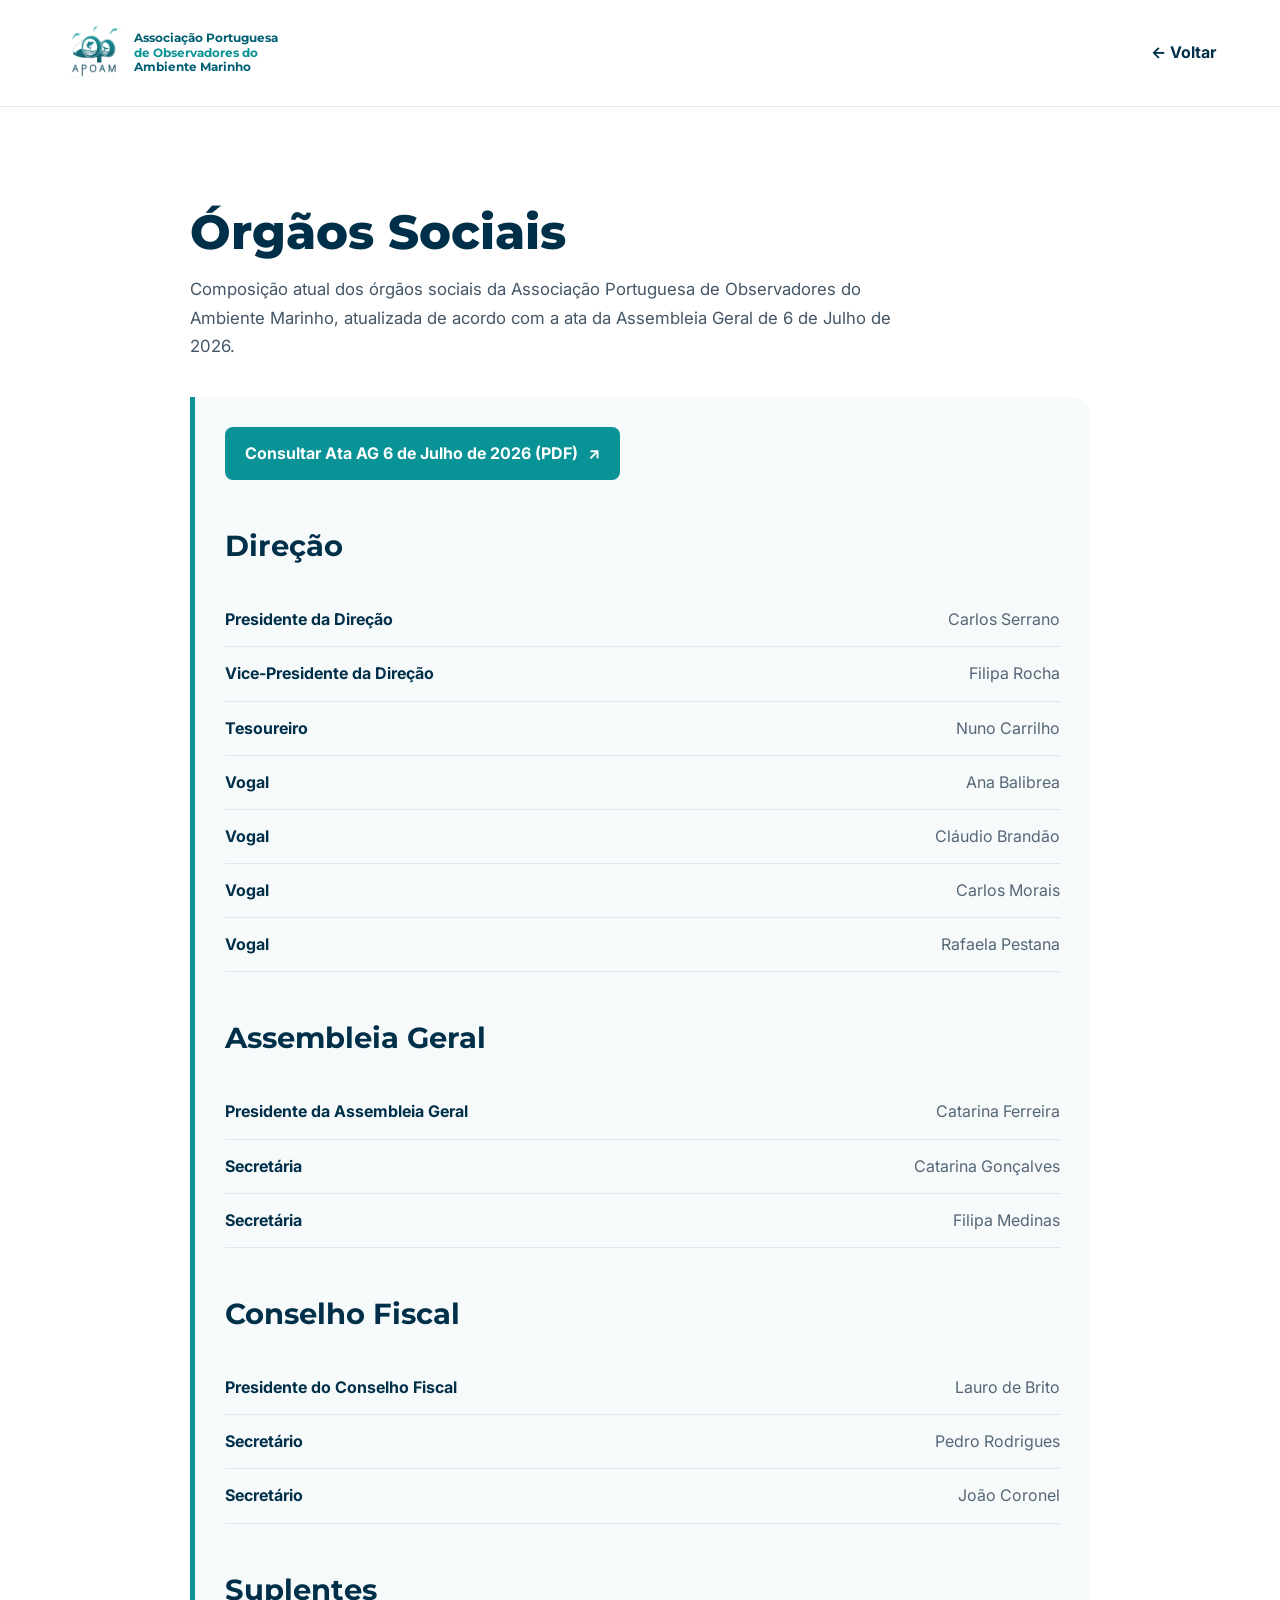
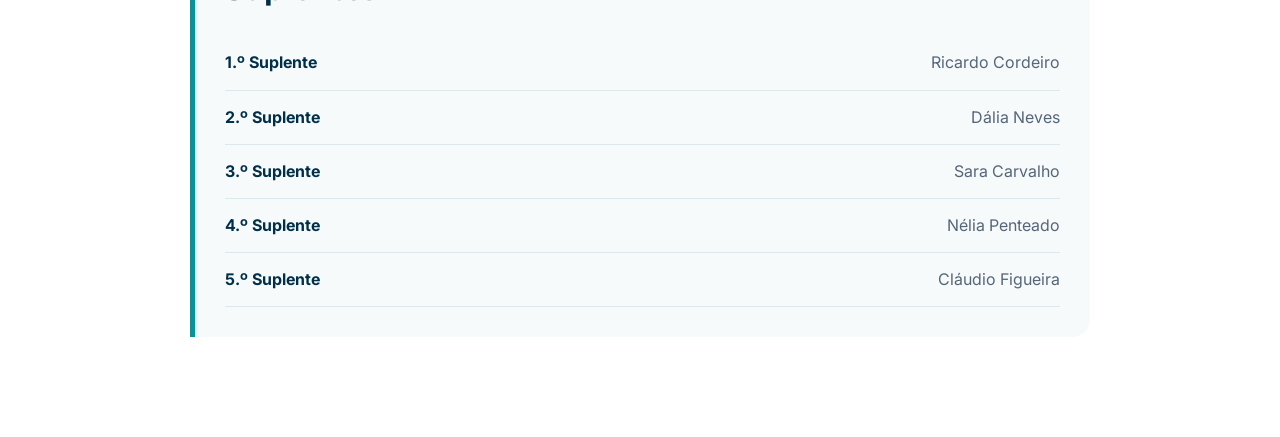
<file: orgaos-sociais.html>
<!DOCTYPE html>
<html lang="pt-PT">
<head>
    <meta charset="UTF-8">
    <meta name="viewport" content="width=device-width, initial-scale=1">
    <title>Órgãos Sociais | APOAM</title>
    <meta name="description" content="Órgãos sociais da Associação Portuguesa de Observadores do Ambiente Marinho.">
    <link rel="icon" type="image/png" sizes="32x32" href="assets/img/favicon-32.png">
    <link rel="apple-touch-icon" sizes="180x180" href="assets/img/favicon-180.png">
    <link rel="preconnect" href="https://fonts.googleapis.com">
    <link rel="preconnect" href="https://fonts.gstatic.com" crossorigin>
    <link href="https://fonts.googleapis.com/css2?family=Montserrat:wght@500;700;800&family=Inter:wght@300;400;500;600&display=swap" rel="stylesheet">
    <link rel="stylesheet" href="assets/css/style.css">
</head>
<body>
    <header class="simple-header">
        <a href="index.html" class="nav-logo" aria-label="APOAM - página inicial"><img src="assets/img/logo-navbar.png" alt="APOAM"><span class="nav-title"><span>Associação Portuguesa</span><span>de Observadores do</span><span>Ambiente Marinho</span></span></a>
        <a class="back-home" href="index.html#institutional">← Voltar</a>
    </header>
    <main class="document-page">
        <h1>Órgãos Sociais</h1>
        <p>Composição atual dos órgãos sociais da Associação Portuguesa de Observadores do Ambiente Marinho, atualizada de acordo com a ata da Assembleia Geral de 6 de Julho de 2026.</p>
        <div class="document-placeholder governing-bodies">
			<a class="document-download" href="assets/docs/ata-AG-6JUL26.pdf" target="_blank" rel="noopener noreferrer">
				Consultar Ata AG 6 de Julho de 2026 (PDF)
				<span aria-hidden="true">↗</span>
			</a>
			<section>
                <h2>Direção</h2>
                <dl>
                    <div><dt>Presidente da Direção</dt><dd>Carlos Serrano</dd></div>
                    <div><dt>Vice-Presidente da Direção</dt><dd>Filipa Rocha</dd></div>
                    <div><dt>Tesoureiro</dt><dd>Nuno Carrilho</dd></div>
                    <div><dt>Vogal</dt><dd>Ana Balibrea</dd></div>
                    <div><dt>Vogal</dt><dd>Cláudio Brandão</dd></div>
                    <div><dt>Vogal</dt><dd>Carlos Morais</dd></div>
                    <div><dt>Vogal</dt><dd>Rafaela Pestana</dd></div>
                </dl>
            </section>

            <section>
                <h2>Assembleia Geral</h2>
                <dl>
                    <div><dt>Presidente da Assembleia Geral</dt><dd>Catarina Ferreira</dd></div>
                    <div><dt>Secretária</dt><dd>Catarina Gonçalves</dd></div>
                    <div><dt>Secretária</dt><dd>Filipa Medinas</dd></div>
                </dl>
            </section>

            <section>
                <h2>Conselho Fiscal</h2>
                <dl>
                    <div><dt>Presidente do Conselho Fiscal</dt><dd>Lauro de Brito</dd></div>
                    <div><dt>Secretário</dt><dd>Pedro Rodrigues</dd></div>
                    <div><dt>Secretário</dt><dd>João Coronel</dd></div>
                </dl>
            </section>

            <section>
                <h2>Suplentes</h2>
                <dl>
                    <div><dt>1.º Suplente</dt><dd>Ricardo Cordeiro</dd></div>
                    <div><dt>2.º Suplente</dt><dd>Dália Neves</dd></div>
                    <div><dt>3.º Suplente</dt><dd>Sara Carvalho</dd></div>
                    <div><dt>4.º Suplente</dt><dd>Nélia Penteado</dd></div>
                    <div><dt>5.º Suplente</dt><dd>Cláudio Figueira</dd></div>
                </dl>
            </section>
        </div>
    </main>
</body>
</html>
</file>
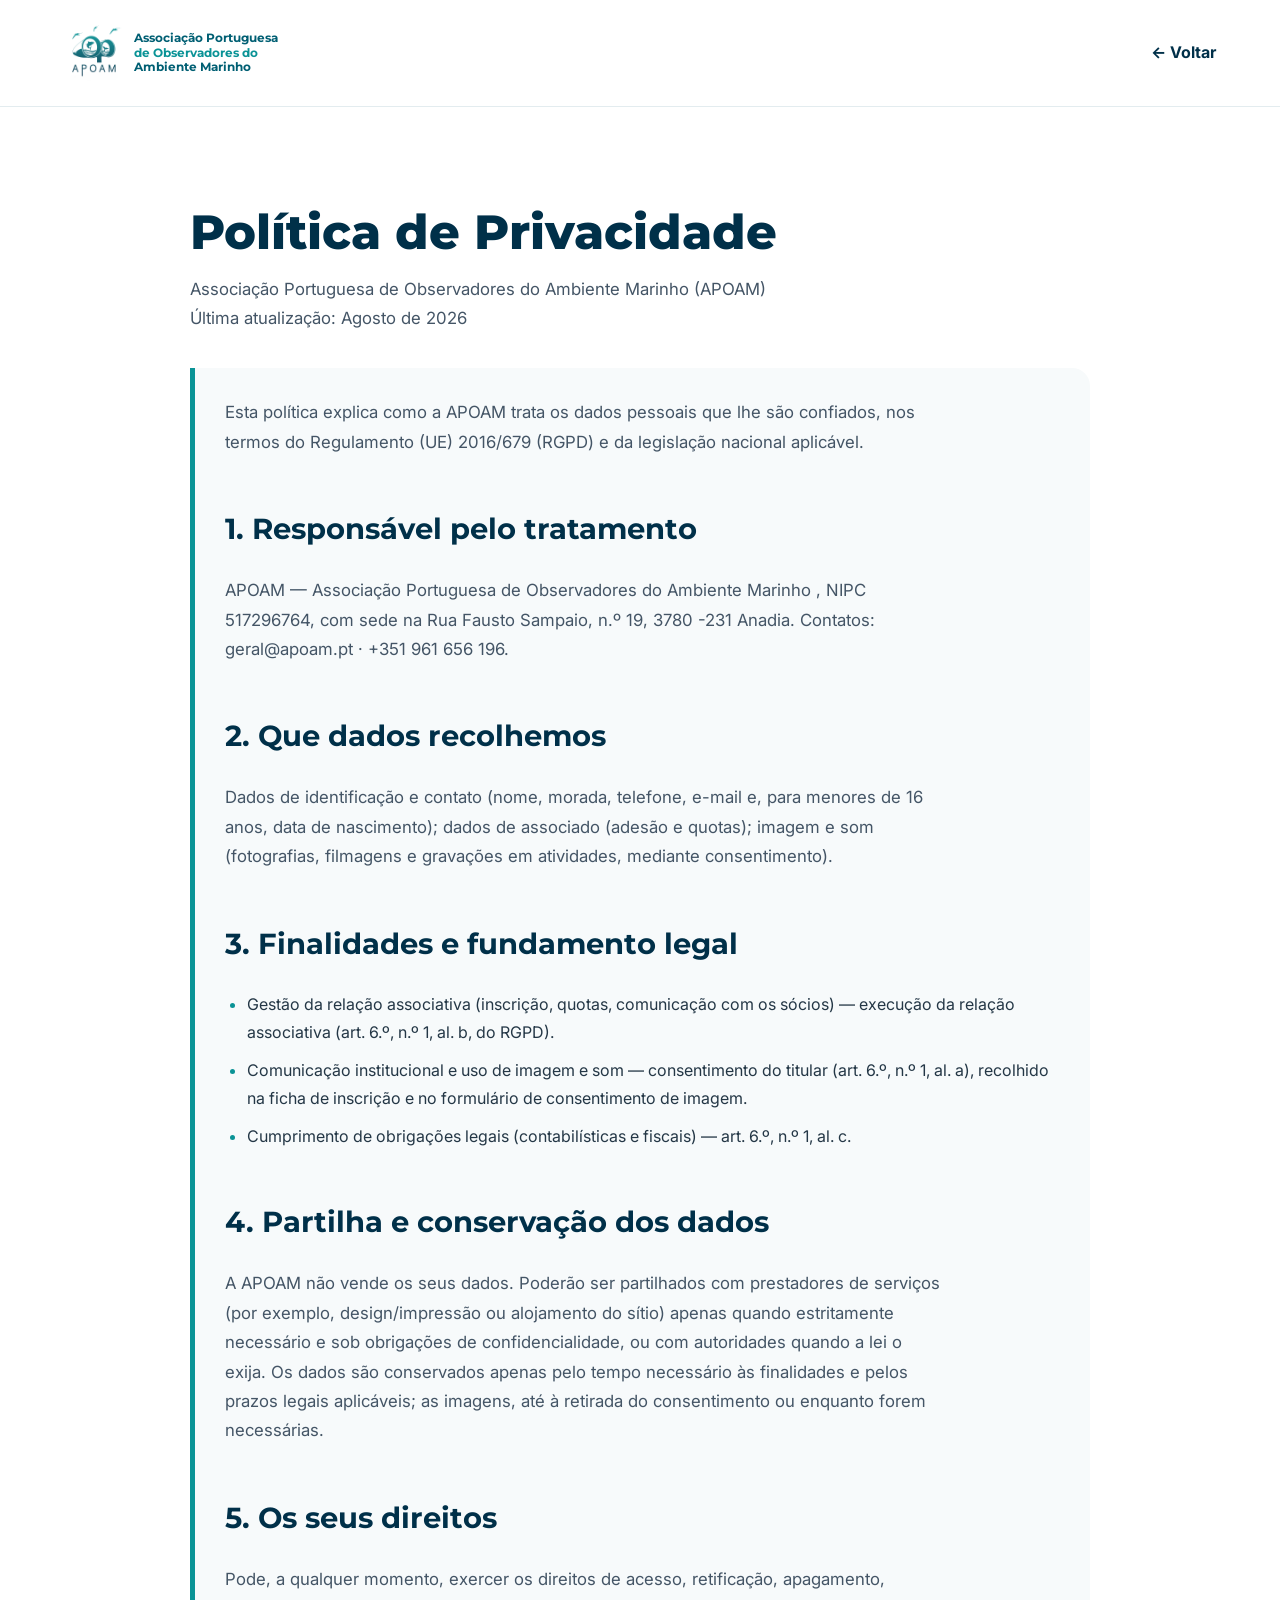
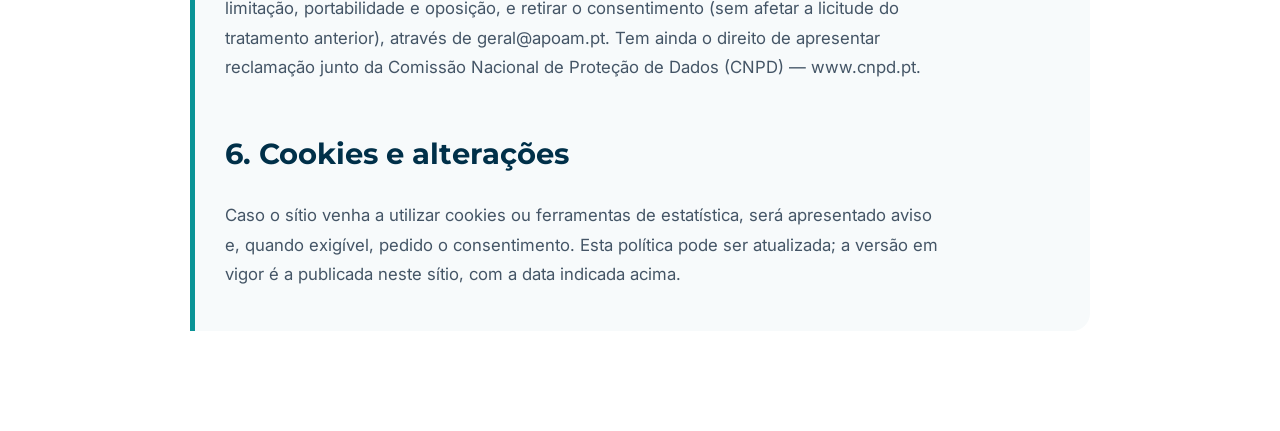
<file: politica-privacidade.html>
<!DOCTYPE html>
<html lang="pt-PT">
<head>
    <meta charset="UTF-8">
    <meta name="viewport" content="width=device-width, initial-scale=1">
    <title>Política de Privacidade | APOAM</title>
    <meta name="description" content="Política de Privacidade da Associação Portuguesa de Observadores do Ambiente Marinho.">
    <link rel="icon" type="image/png" sizes="32x32" href="assets/img/favicon-32.png">
    <link rel="apple-touch-icon" sizes="180x180" href="assets/img/favicon-180.png">
    <link rel="preconnect" href="https://fonts.googleapis.com">
    <link rel="preconnect" href="https://fonts.gstatic.com" crossorigin>
    <link href="https://fonts.googleapis.com/css2?family=Montserrat:wght@500;700;800&family=Inter:wght@300;400;500;600&display=swap" rel="stylesheet">
    <link rel="stylesheet" href="assets/css/style.css">
</head>
<body>
    <header class="simple-header">
        <a href="index.html" class="nav-logo" aria-label="APOAM - página inicial"><img src="assets/img/logo-navbar.png" alt="APOAM"><span class="nav-title"><span>Associação Portuguesa</span><span>de Observadores do</span><span>Ambiente Marinho</span></span></a>
        <a class="back-home" href="index.html#institutional">← Voltar</a>
    </header>
    <main class="document-page">
        <h1>Política de Privacidade</h1>
        <p>Associação Portuguesa de Observadores do Ambiente Marinho (APOAM)<br>
			Última atualização: Agosto de 2026</p>
        <div class="document-placeholder">
        <p>Esta política explica como a APOAM trata os dados pessoais que lhe são confiados, nos termos do Regulamento (UE) 2016/679 (RGPD) e da legislação nacional aplicável.</p>
        <h2>1. Responsável pelo tratamento</h2>
        <p>APOAM — Associação Portuguesa de Observadores do Ambiente Marinho , NIPC 517296764, com sede na Rua Fausto Sampaio, n.º 19, 3780 -231 Anadia. Contatos: geral@apoam.pt · +351 961 656 196.</p>
        <h2>2. Que dados recolhemos</h2>
        <p>Dados de identificação e contato (nome, morada, telefone, e-mail e, para menores de 16 anos, data de nascimento); dados de associado (adesão e quotas); imagem e som (fotografias, filmagens e gravações em atividades, mediante consentimento).</p>
        <h2>3. Finalidades e fundamento legal</h2>
        <ul>
            <li>Gestão da relação associativa (inscrição, quotas, comunicação com os sócios) — execução da relação associativa (art. 6.º, n.º 1, al. b, do RGPD).</li>
            <li>Comunicação institucional e uso de imagem e som — consentimento do titular (art. 6.º, n.º 1, al. a), recolhido na ficha de inscrição e no formulário de consentimento de imagem.</li>
            <li>Cumprimento de obrigações legais (contabilísticas e fiscais) — art. 6.º, n.º 1, al. c.</li>
        </ul>
        <h2>4. Partilha e conservação dos dados</h2>
        <p>A APOAM não vende os seus dados. Poderão ser partilhados com prestadores de serviços (por exemplo, design/impressão ou alojamento do sítio) apenas quando estritamente necessário e sob obrigações de confidencialidade, ou com autoridades quando a lei o exija. Os dados são conservados apenas pelo tempo necessário às finalidades e pelos prazos legais aplicáveis; as imagens, até à retirada do consentimento ou enquanto forem necessárias.</p>
        <h2>5. Os seus direitos</h2>
        <p>Pode, a qualquer momento, exercer os direitos de acesso, retificação, apagamento, limitação, portabilidade e oposição, e retirar o consentimento (sem afetar a licitude do tratamento anterior), através de geral@apoam.pt. Tem ainda o direito de apresentar reclamação junto da  Comissão Nacional de Proteção de Dados (CNPD) — www.cnpd.pt.</p>
        <h2>6. Cookies e alterações</h2>
        <p>Caso o sítio venha a utilizar cookies ou ferramentas de estatística, será apresentado aviso e, quando exigível, pedido o consentimento. Esta política pode ser atualizada; a versão em vigor é a publicada neste sítio, com a data indicada acima.</p>
        </div>
    </main>
</body>
</html>
</file>
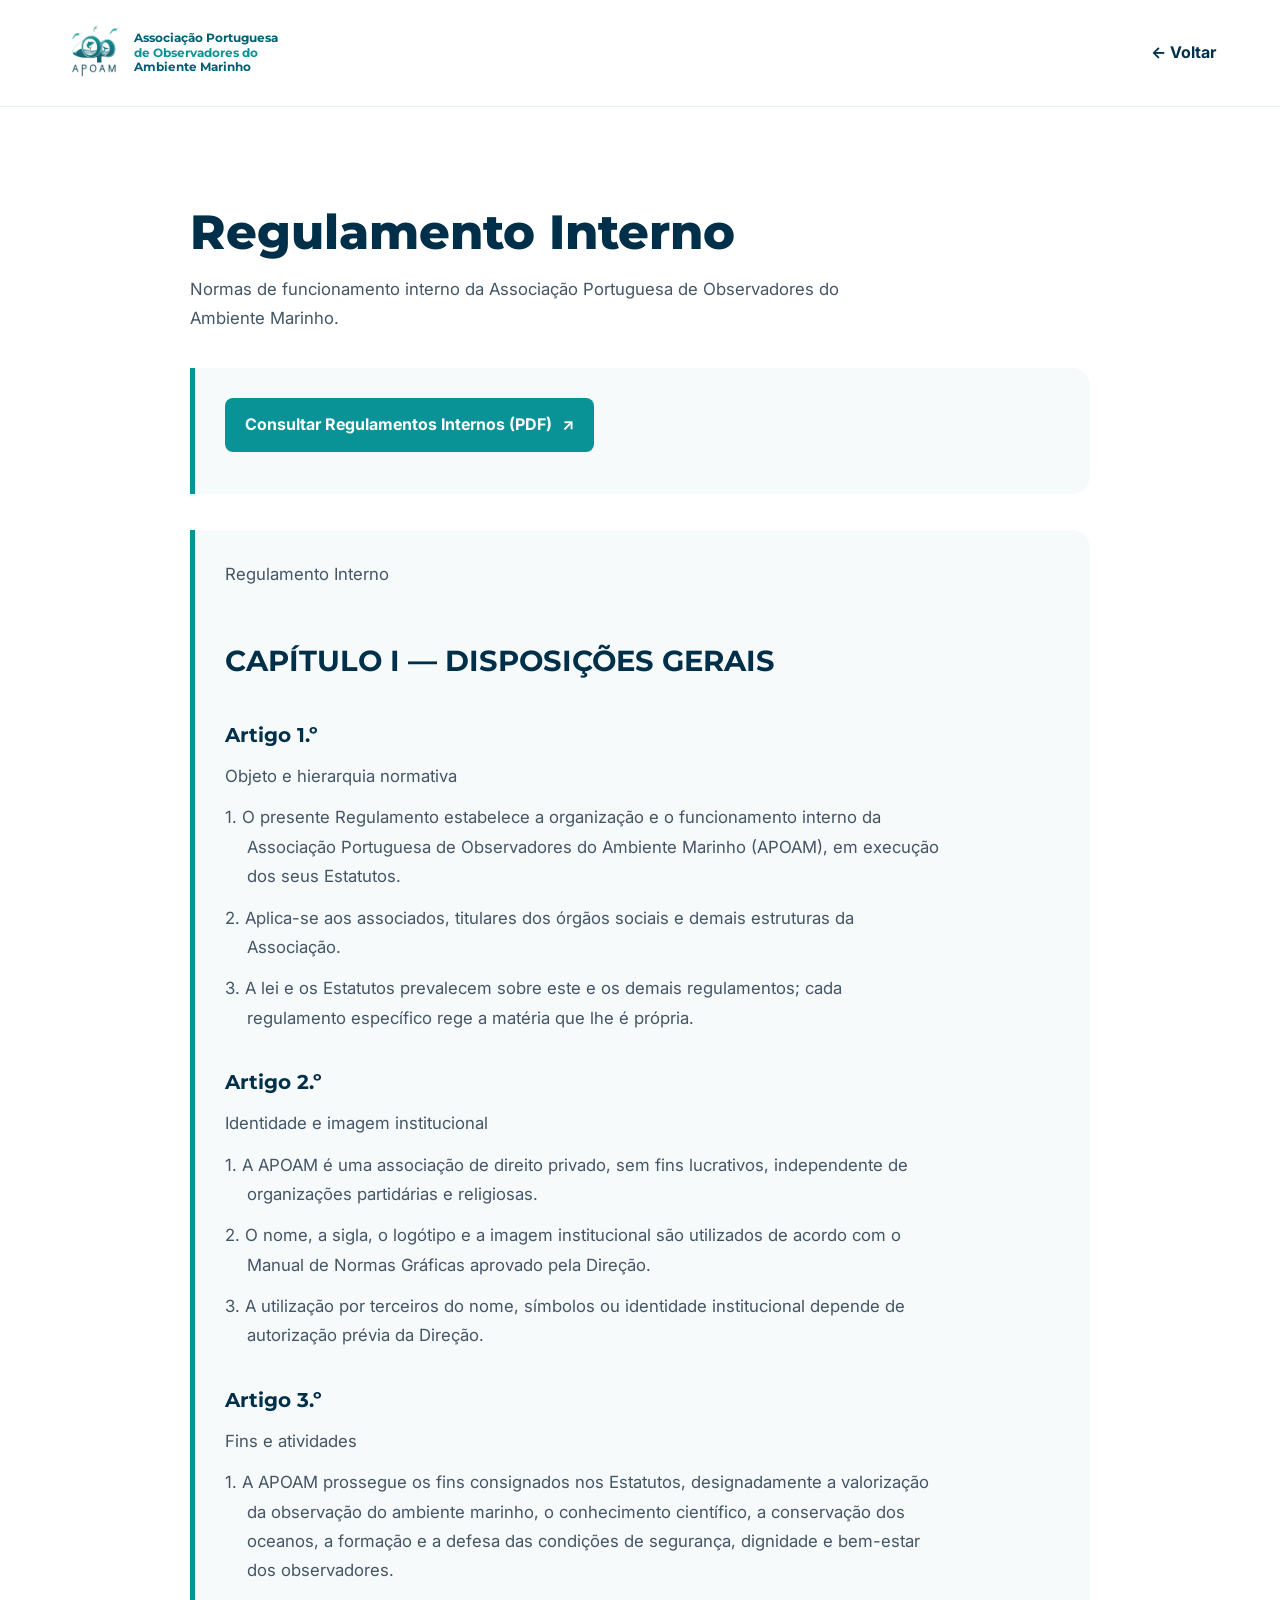
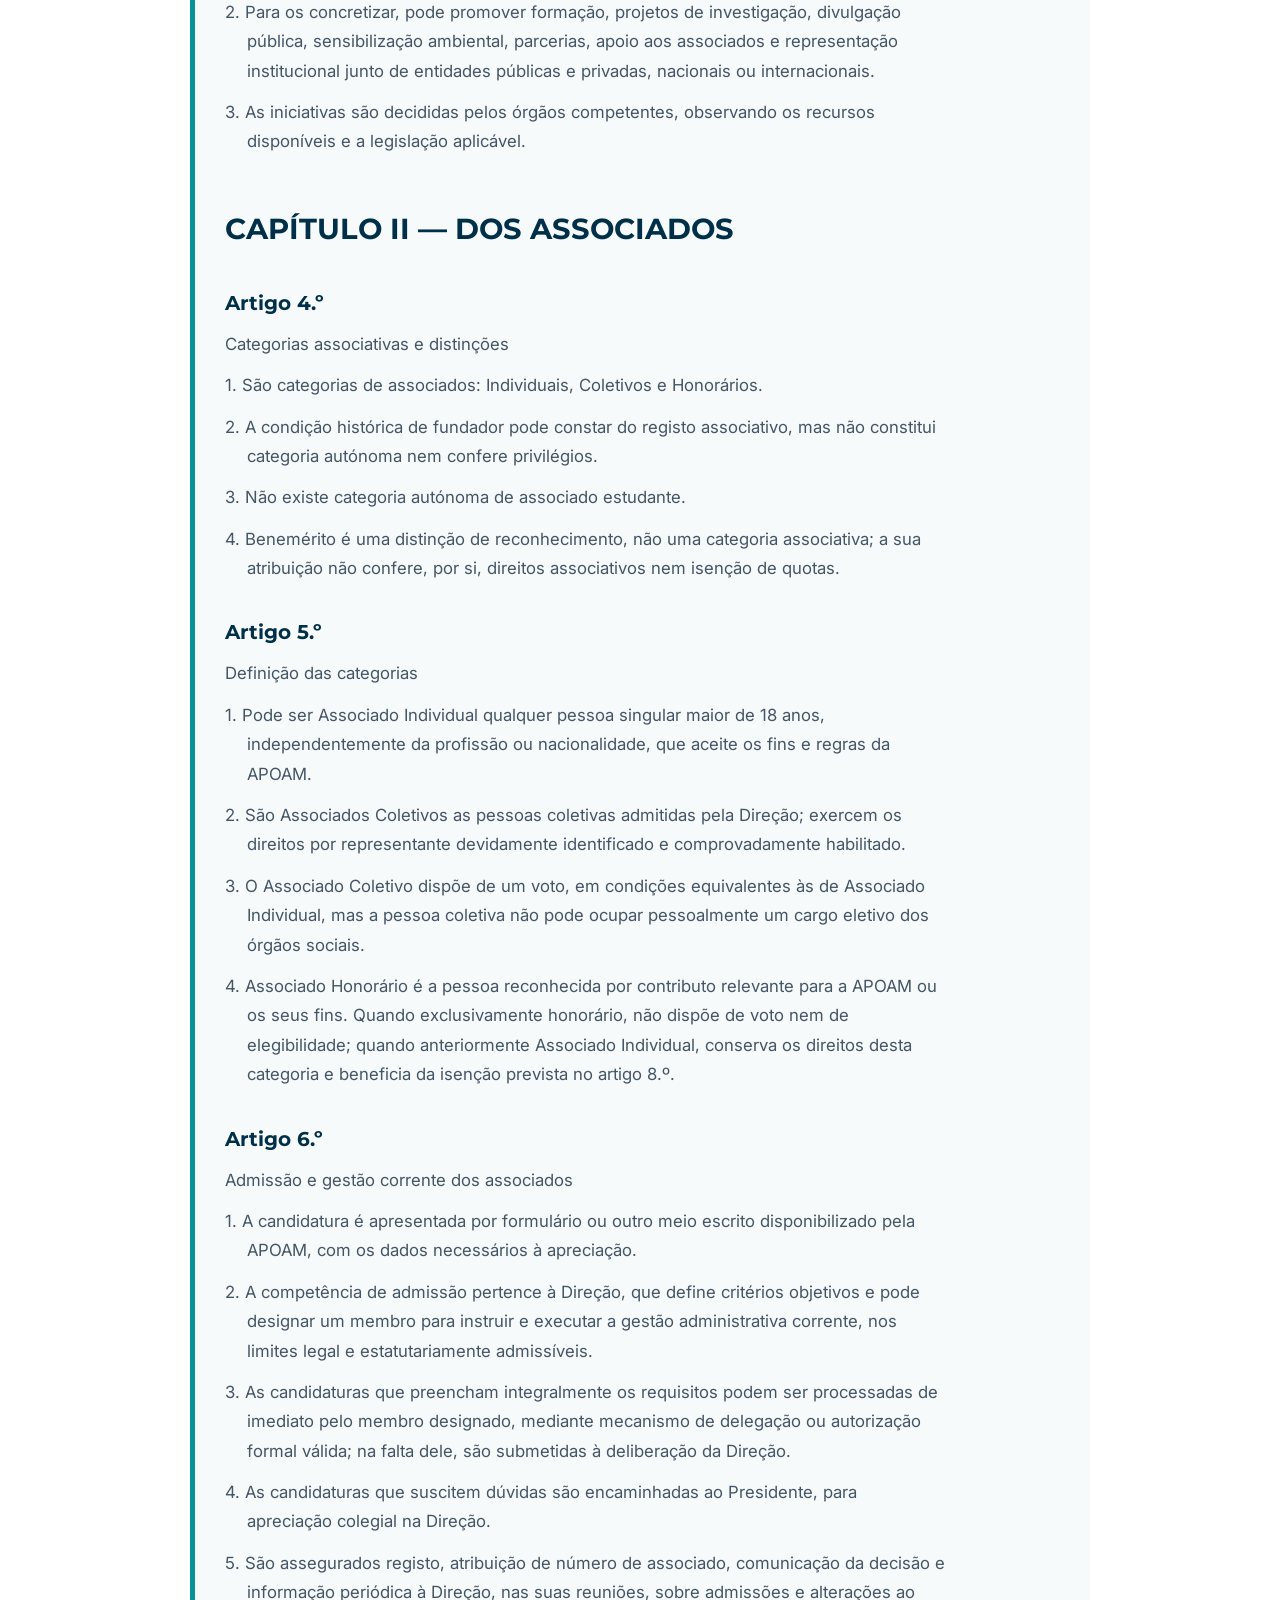
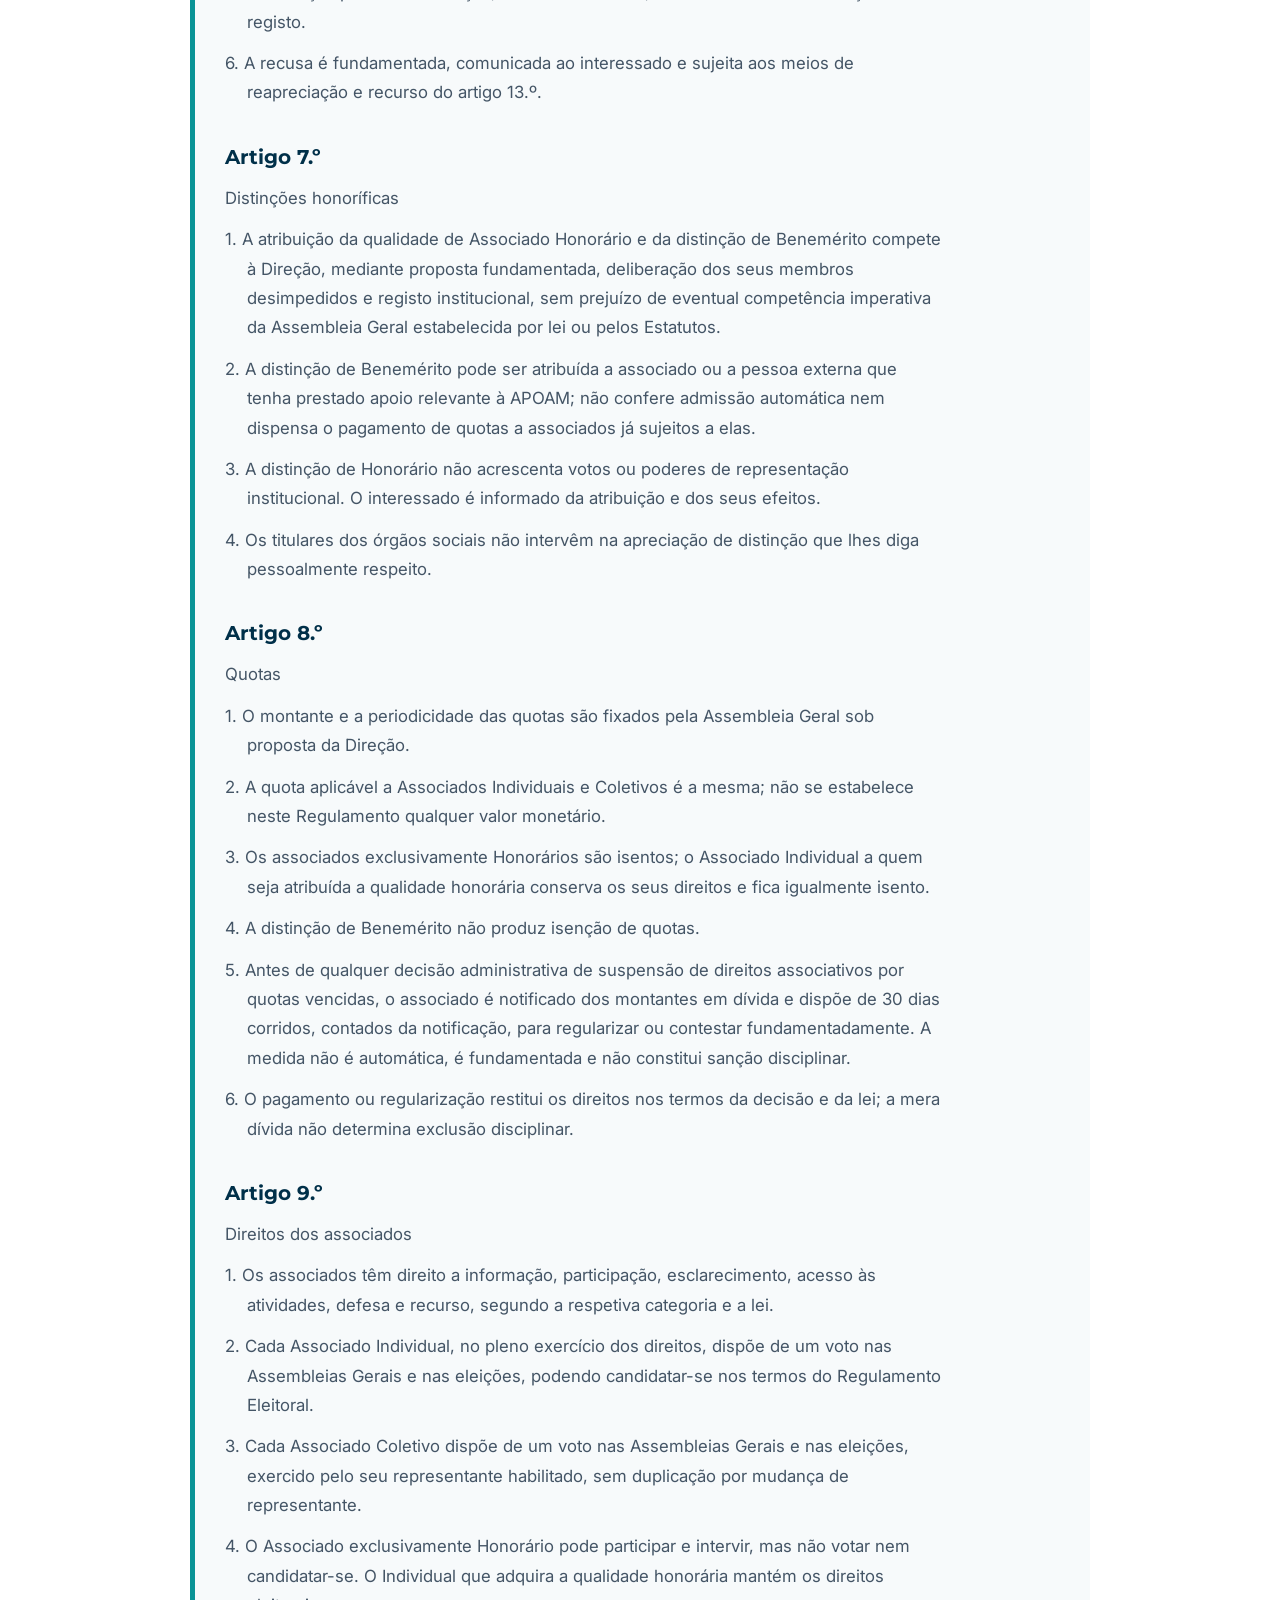
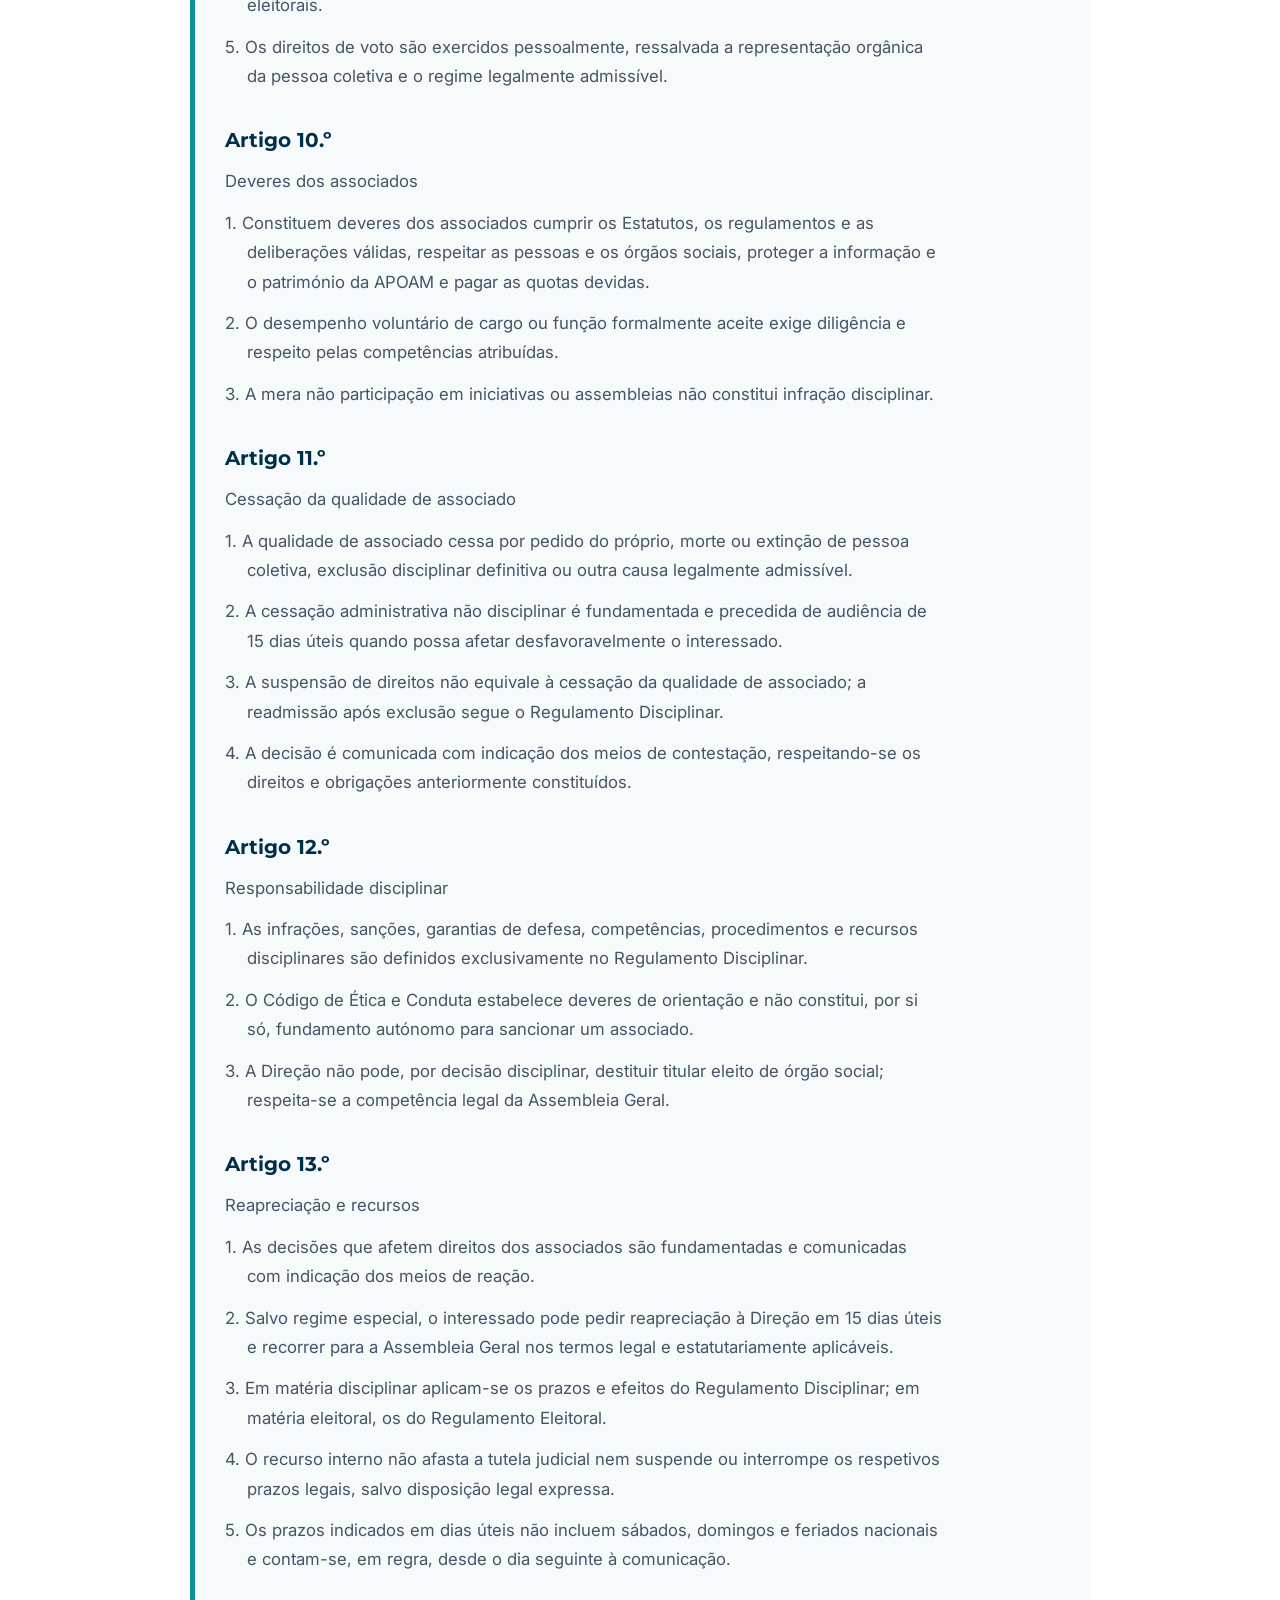
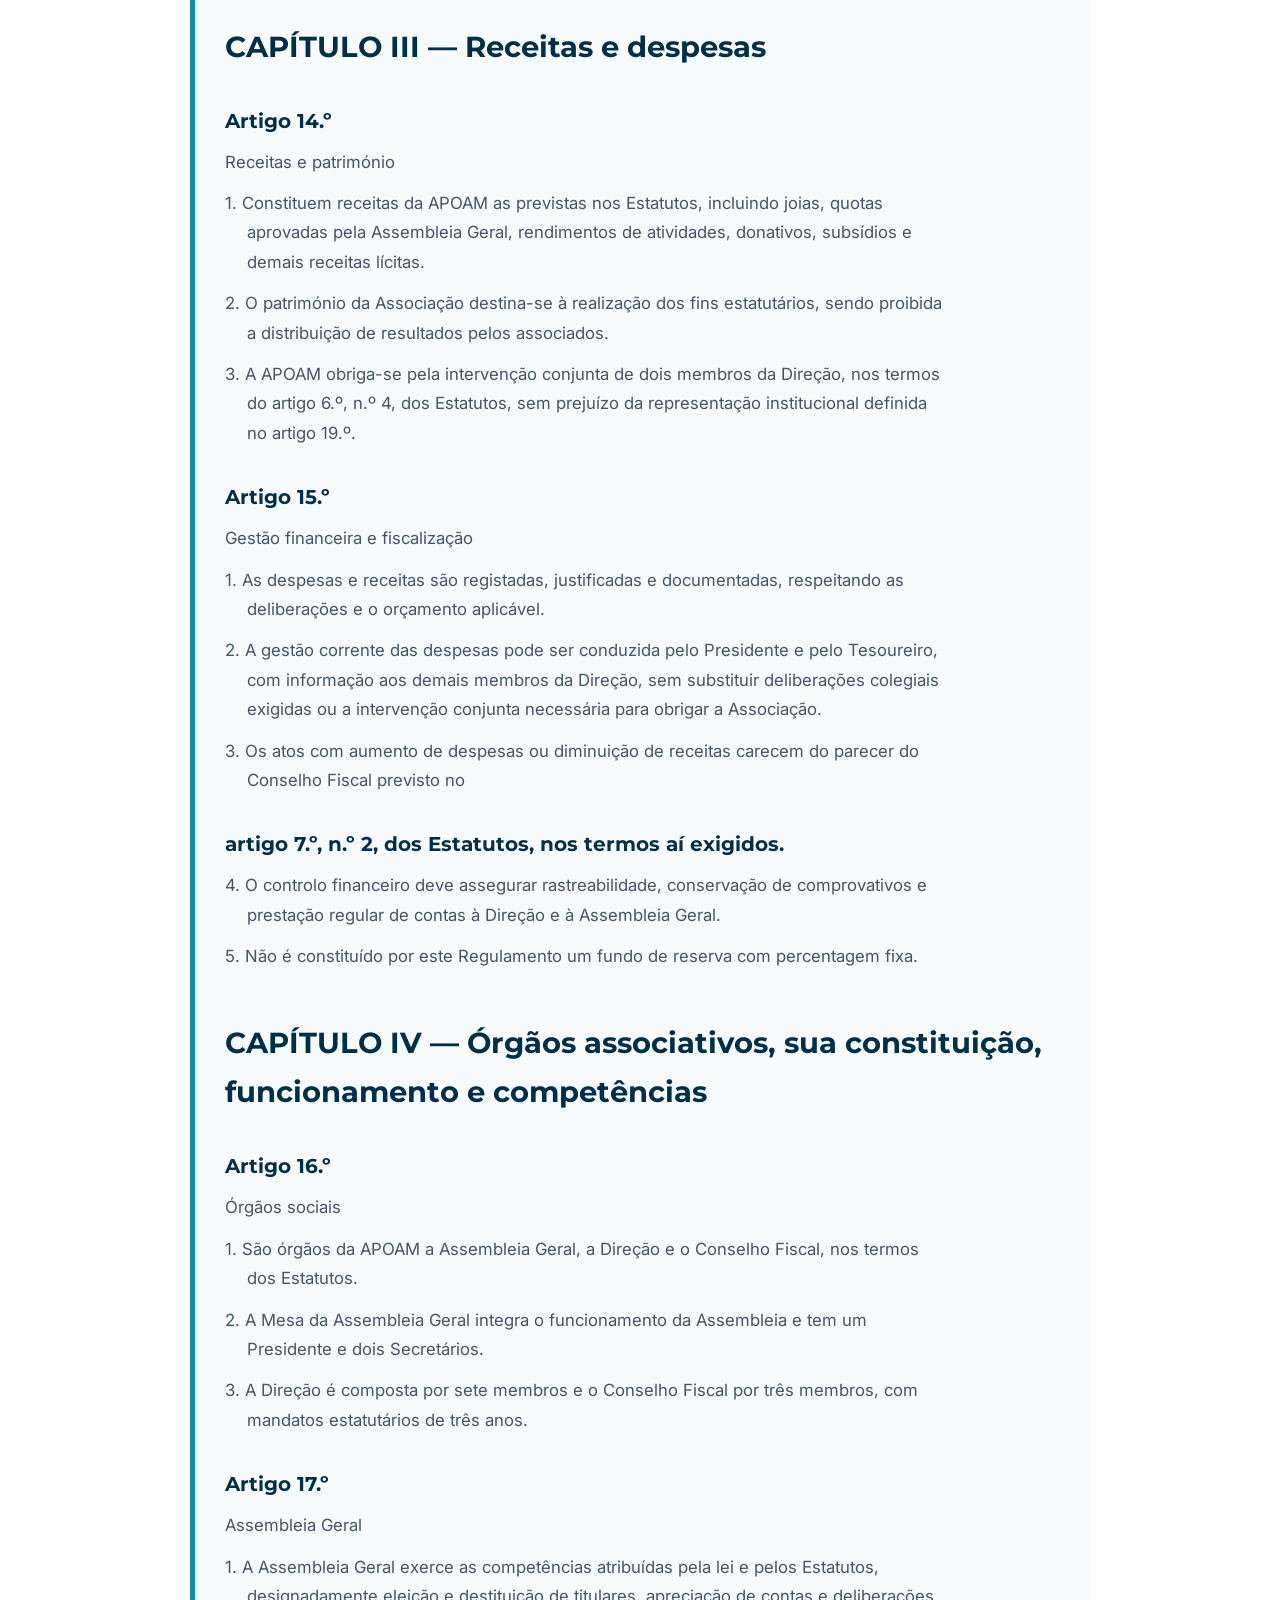
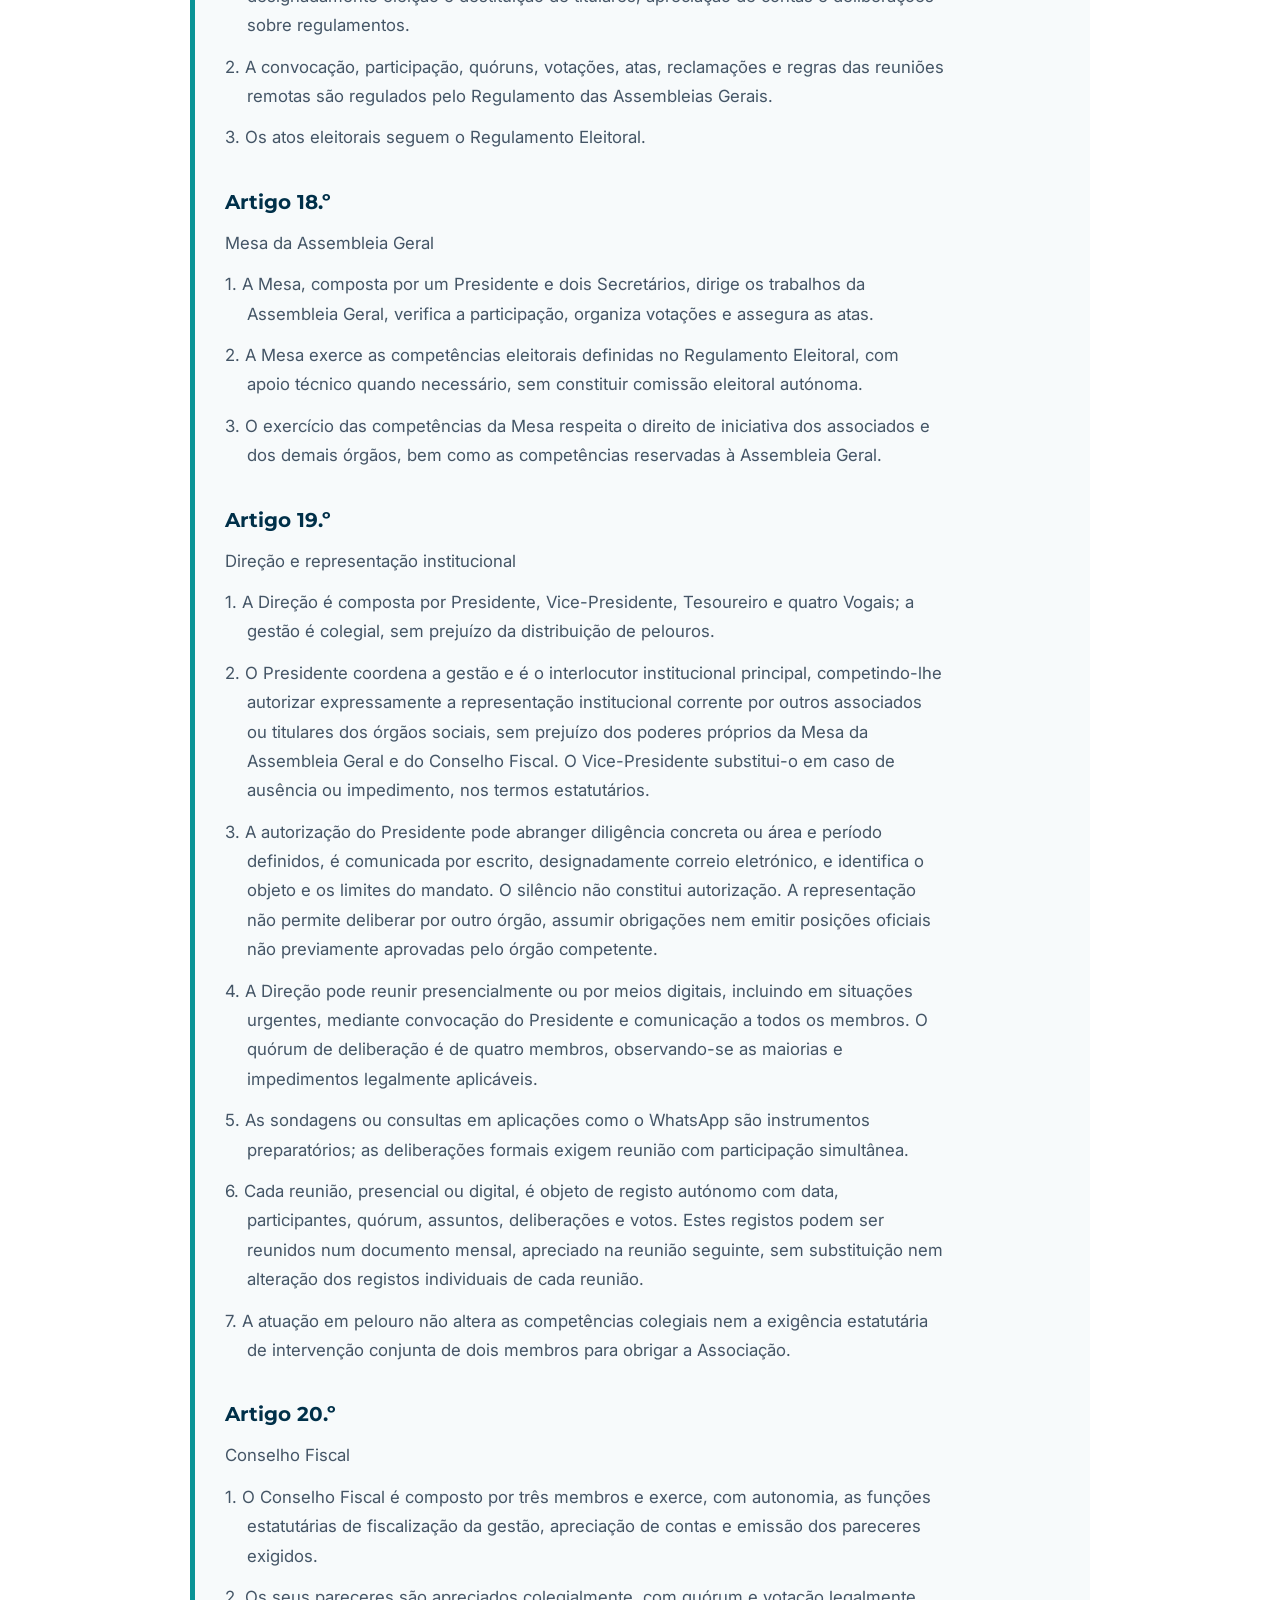
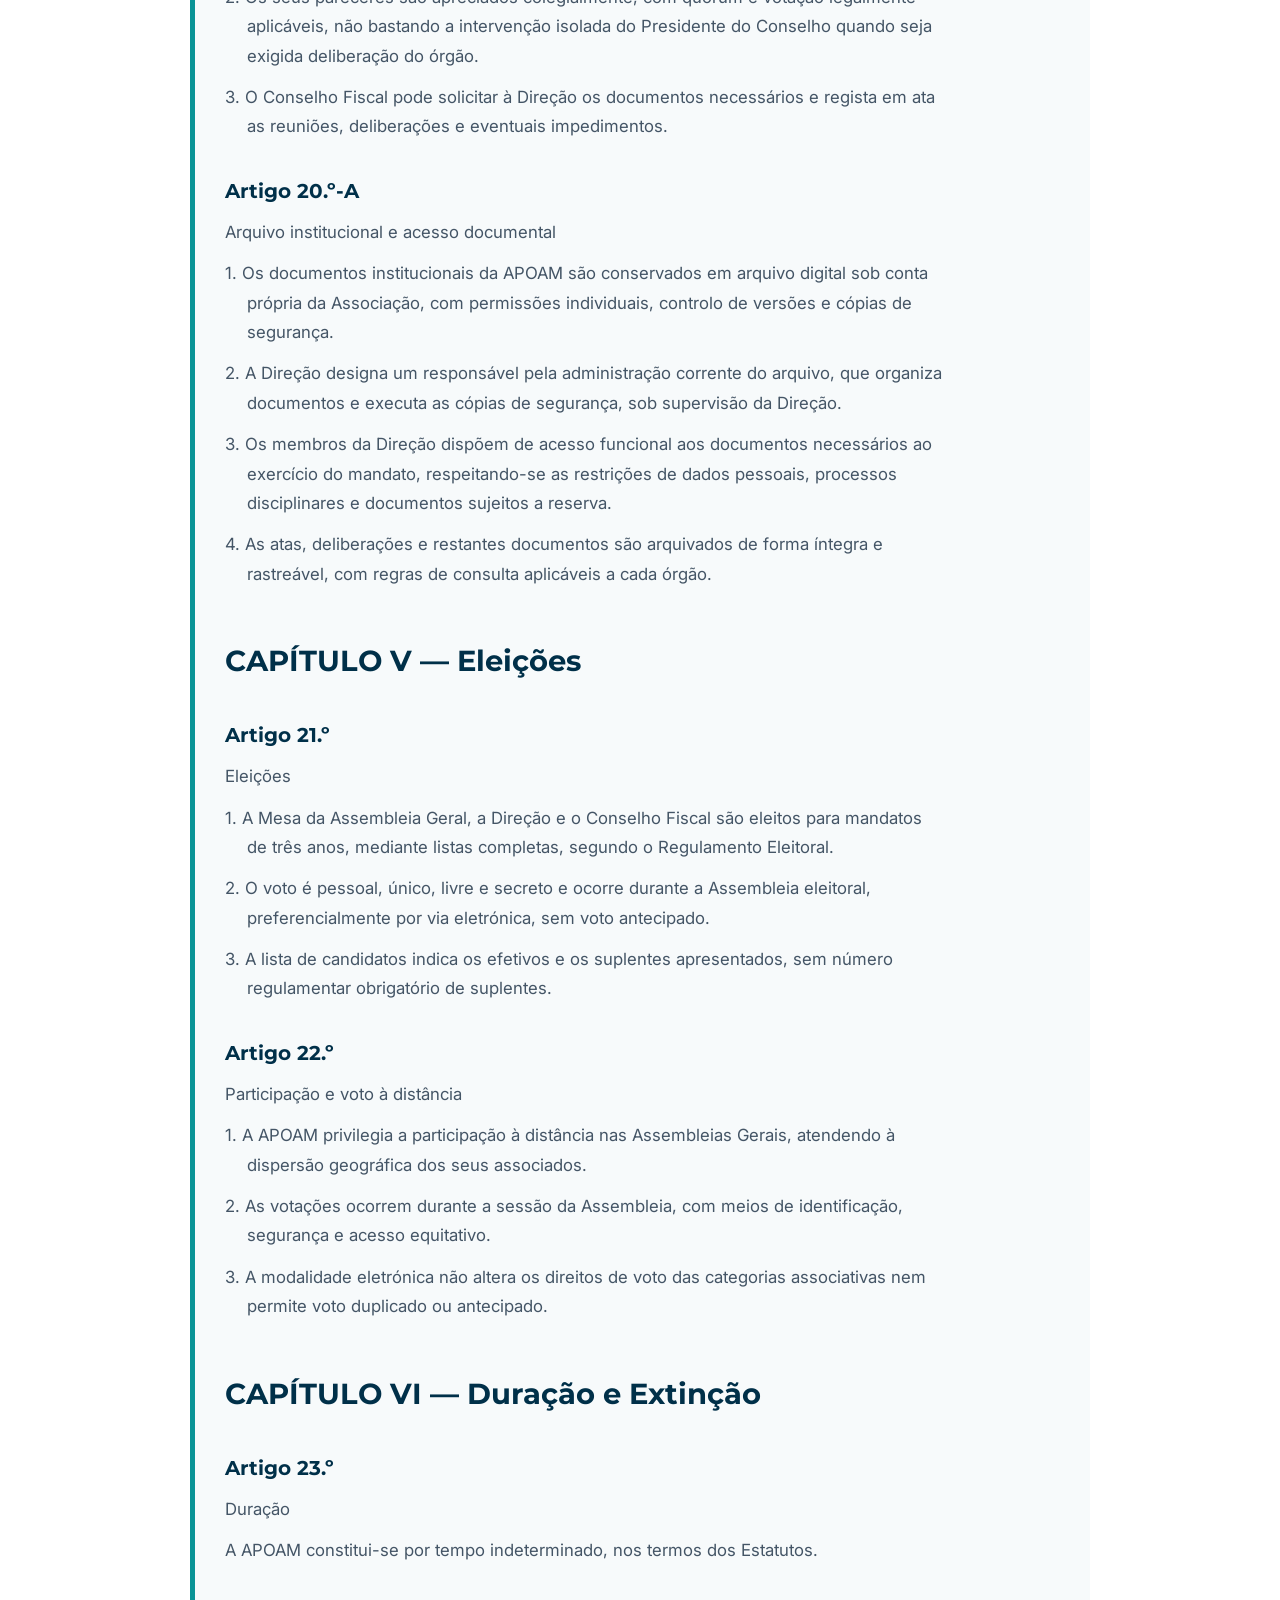
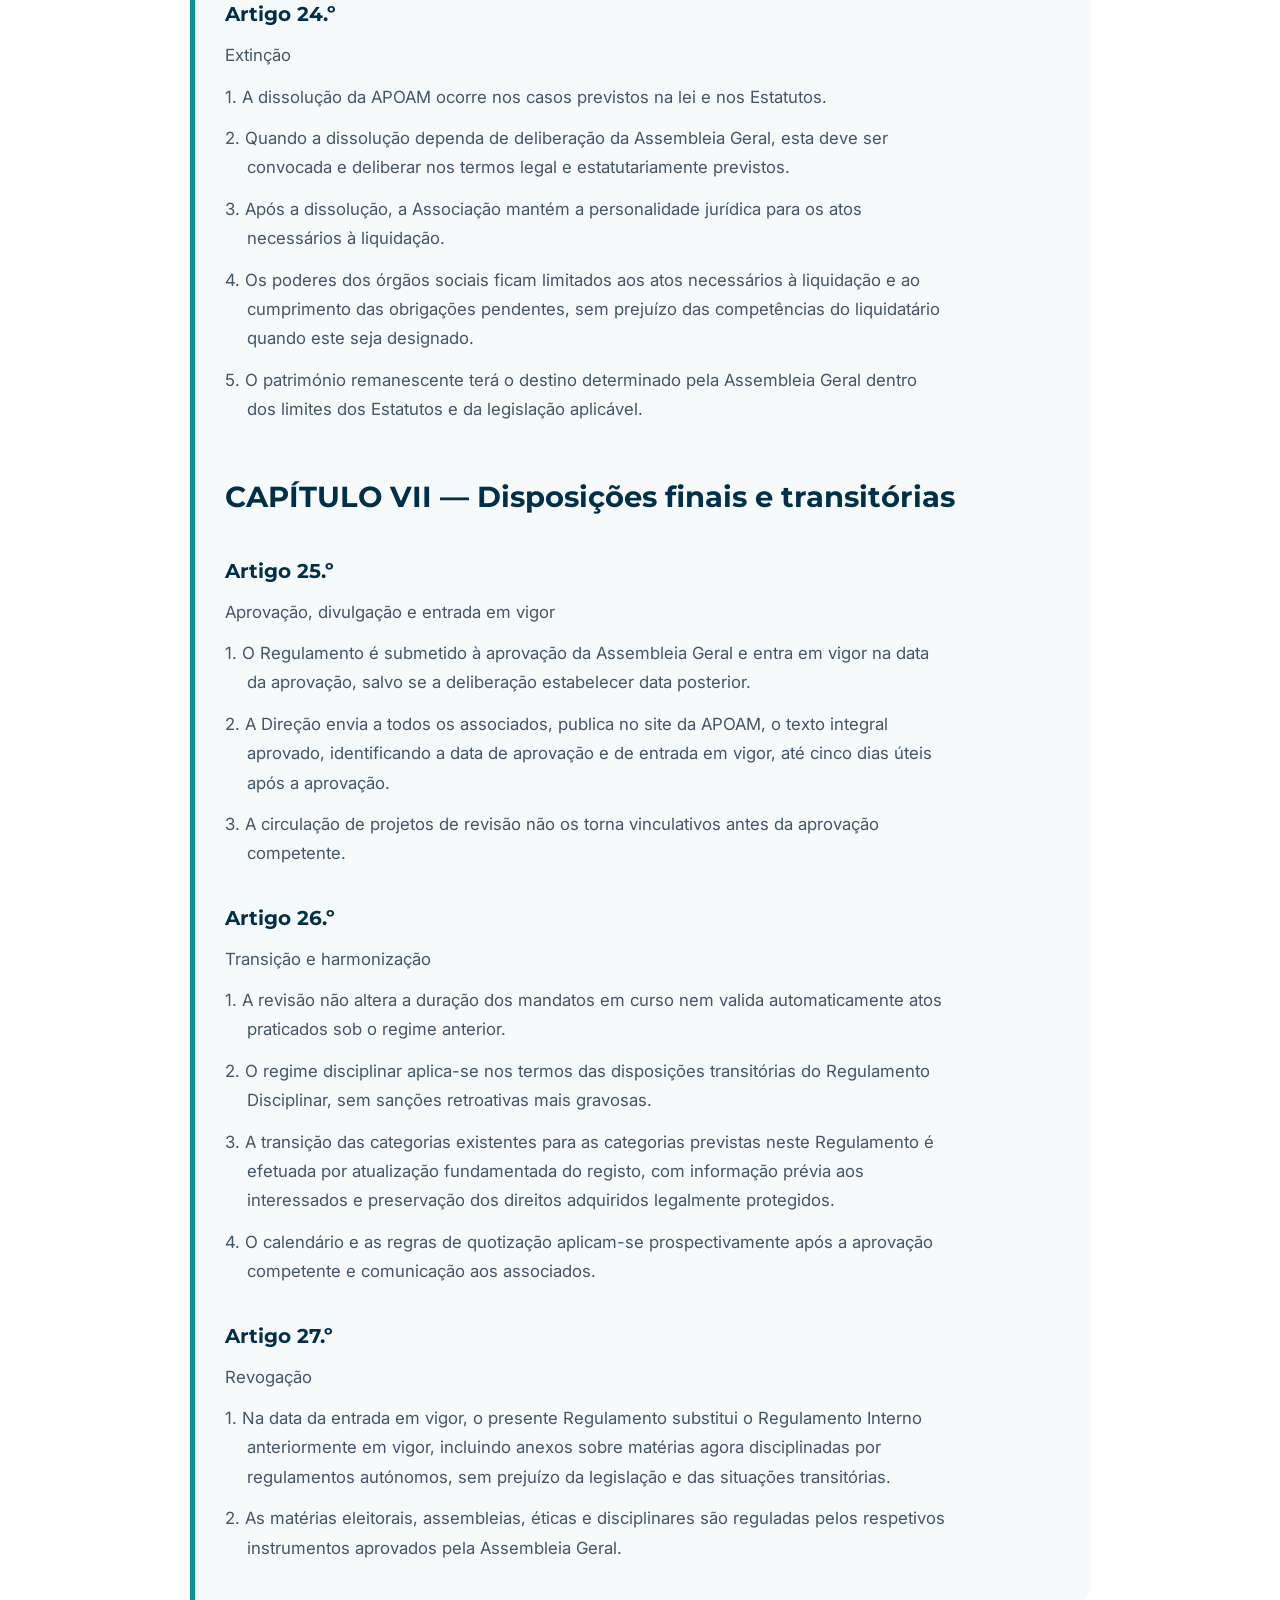
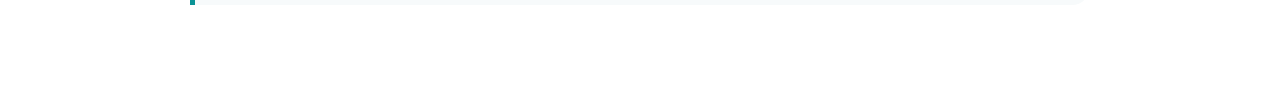
<file: regulamento-interno.html>
<!DOCTYPE html>
<html lang="pt-PT">
<head>
    <meta charset="UTF-8">
    <meta name="viewport" content="width=device-width, initial-scale=1">
    <title>Regulamento Interno | APOAM</title>
    <meta name="description" content="Regulamento interno da Associação Portuguesa de Observadores do Ambiente Marinho.">
    <link rel="icon" type="image/png" sizes="32x32" href="assets/img/favicon-32.png">
    <link rel="apple-touch-icon" sizes="180x180" href="assets/img/favicon-180.png">
    <link rel="preconnect" href="https://fonts.googleapis.com">
    <link rel="preconnect" href="https://fonts.gstatic.com" crossorigin>
    <link href="https://fonts.googleapis.com/css2?family=Montserrat:wght@500;700;800&family=Inter:wght@300;400;500;600&display=swap" rel="stylesheet">
    <link rel="stylesheet" href="assets/css/style.css">
</head>
<body>
    <header class="simple-header">
        <a href="index.html" class="nav-logo" aria-label="APOAM - página inicial"><img src="assets/img/logo-navbar.png" alt="APOAM"><span class="nav-title"><span>Associação Portuguesa</span><span>de Observadores do</span><span>Ambiente Marinho</span></span></a>
        <a class="back-home" href="index.html#institutional">← Voltar</a>
    </header>
    <main class="document-page">
        <h1>Regulamento Interno</h1>
        <p>Normas de funcionamento interno da Associação Portuguesa de Observadores do Ambiente Marinho.</p>
		<div class="document-placeholder">
			<a class="document-download" href="assets/docs/Regulamentos_Internos_APOAM.pdf" target="_blank" rel="noopener noreferrer">
				Consultar Regulamentos Internos (PDF)
				<span aria-hidden="true">↗</span>
			</a>
		</div>
		<div class="document-placeholder regulation-content">
            <p class="document-code">Regulamento Interno</p>
            <h2>CAPÍTULO I — DISPOSIÇÕES GERAIS</h2>
            <h3>Artigo 1.º</h3>
            <p class="article-title">Objeto e hierarquia normativa</p>
            <p class="document-clause">1. O presente Regulamento estabelece a organização e o funcionamento interno da Associação Portuguesa de Observadores do Ambiente Marinho (APOAM), em execução dos seus Estatutos.</p>
            <p class="document-clause">2. Aplica-se aos associados, titulares dos órgãos sociais e demais estruturas da Associação.</p>
            <p class="document-clause">3. A lei e os Estatutos prevalecem sobre este e os demais regulamentos; cada regulamento específico rege a matéria que lhe é própria.</p>
            <h3>Artigo 2.º</h3>
            <p class="article-title">Identidade e imagem institucional</p>
            <p class="document-clause">1. A APOAM é uma associação de direito privado, sem fins lucrativos, independente de organizações partidárias e religiosas.</p>
            <p class="document-clause">2. O nome, a sigla, o logótipo e a imagem institucional são utilizados de acordo com o Manual de Normas Gráficas aprovado pela Direção.</p>
            <p class="document-clause">3. A utilização por terceiros do nome, símbolos ou identidade institucional depende de autorização prévia da Direção.</p>
            <h3>Artigo 3.º</h3>
            <p class="article-title">Fins e atividades</p>
            <p class="document-clause">1. A APOAM prossegue os fins consignados nos Estatutos, designadamente a valorização da observação do ambiente marinho, o conhecimento científico, a conservação dos oceanos, a formação e a defesa das condições de segurança, dignidade e bem-estar dos observadores.</p>
            <p class="document-clause">2. Para os concretizar, pode promover formação, projetos de investigação, divulgação pública, sensibilização ambiental, parcerias, apoio aos associados e representação institucional junto de entidades públicas e privadas, nacionais ou internacionais.</p>
            <p class="document-clause">3. As iniciativas são decididas pelos órgãos competentes, observando os recursos disponíveis e a legislação aplicável.</p>
            <h2>CAPÍTULO II — DOS ASSOCIADOS</h2>
            <h3>Artigo 4.º</h3>
            <p class="article-title">Categorias associativas e distinções</p>
            <p class="document-clause">1. São categorias de associados: Individuais, Coletivos e Honorários.</p>
            <p class="document-clause">2. A condição histórica de fundador pode constar do registo associativo, mas não constitui categoria autónoma nem confere privilégios.</p>
            <p class="document-clause">3. Não existe categoria autónoma de associado estudante.</p>
            <p class="document-clause">4. Benemérito é uma distinção de reconhecimento, não uma categoria associativa; a sua atribuição não confere, por si, direitos associativos nem isenção de quotas.</p>
            <h3>Artigo 5.º</h3>
            <p class="article-title">Definição das categorias</p>
            <p class="document-clause">1. Pode ser Associado Individual qualquer pessoa singular maior de 18 anos, independentemente da profissão ou nacionalidade, que aceite os fins e regras da APOAM.</p>
            <p class="document-clause">2. São Associados Coletivos as pessoas coletivas admitidas pela Direção; exercem os direitos por representante devidamente identificado e comprovadamente habilitado.</p>
            <p class="document-clause">3. O Associado Coletivo dispõe de um voto, em condições equivalentes às de Associado Individual, mas a pessoa coletiva não pode ocupar pessoalmente um cargo eletivo dos órgãos sociais.</p>
            <p class="document-clause">4. Associado Honorário é a pessoa reconhecida por contributo relevante para a APOAM ou os seus fins. Quando exclusivamente honorário, não dispõe de voto nem de elegibilidade; quando anteriormente Associado Individual, conserva os direitos desta categoria e beneficia da isenção prevista no artigo 8.º.</p>
            <h3>Artigo 6.º</h3>
            <p class="article-title">Admissão e gestão corrente dos associados</p>
            <p class="document-clause">1. A candidatura é apresentada por formulário ou outro meio escrito disponibilizado pela APOAM, com os dados necessários à apreciação.</p>
            <p class="document-clause">2. A competência de admissão pertence à Direção, que define critérios objetivos e pode designar um membro para instruir e executar a gestão administrativa corrente, nos limites legal e estatutariamente admissíveis.</p>
            <p class="document-clause">3. As candidaturas que preencham integralmente os requisitos podem ser processadas de imediato pelo membro designado, mediante mecanismo de delegação ou autorização formal válida; na falta dele, são submetidas à deliberação da Direção.</p>
            <p class="document-clause">4. As candidaturas que suscitem dúvidas são encaminhadas ao Presidente, para apreciação colegial na Direção.</p>
            <p class="document-clause">5. São assegurados registo, atribuição de número de associado, comunicação da decisão e informação periódica à Direção, nas suas reuniões, sobre admissões e alterações ao registo.</p>
            <p class="document-clause">6. A recusa é fundamentada, comunicada ao interessado e sujeita aos meios de reapreciação e recurso do artigo 13.º.</p>
            <h3>Artigo 7.º</h3>
            <p class="article-title">Distinções honoríficas</p>
            <p class="document-clause">1. A atribuição da qualidade de Associado Honorário e da distinção de Benemérito compete à Direção, mediante proposta fundamentada, deliberação dos seus membros desimpedidos e registo institucional, sem prejuízo de eventual competência imperativa da Assembleia Geral estabelecida por lei ou pelos Estatutos.</p>
            <p class="document-clause">2. A distinção de Benemérito pode ser atribuída a associado ou a pessoa externa que tenha prestado apoio relevante à APOAM; não confere admissão automática nem dispensa o pagamento de quotas a associados já sujeitos a elas.</p>
            <p class="document-clause">3. A distinção de Honorário não acrescenta votos ou poderes de representação institucional. O interessado é informado da atribuição e dos seus efeitos.</p>
            <p class="document-clause">4. Os titulares dos órgãos sociais não intervêm na apreciação de distinção que lhes diga pessoalmente respeito.</p>
            <h3>Artigo 8.º</h3>
            <p class="article-title">Quotas</p>
            <p class="document-clause">1. O montante e a periodicidade das quotas são fixados pela Assembleia Geral sob proposta da Direção.</p>
            <p class="document-clause">2. A quota aplicável a Associados Individuais e Coletivos é a mesma; não se estabelece neste Regulamento qualquer valor monetário.</p>
            <p class="document-clause">3. Os associados exclusivamente Honorários são isentos; o Associado Individual a quem seja atribuída a qualidade honorária conserva os seus direitos e fica igualmente isento.</p>
            <p class="document-clause">4. A distinção de Benemérito não produz isenção de quotas.</p>
            <p class="document-clause">5. Antes de qualquer decisão administrativa de suspensão de direitos associativos por quotas vencidas, o associado é notificado dos montantes em dívida e dispõe de 30 dias corridos, contados da notificação, para regularizar ou contestar fundamentadamente. A medida não é automática, é fundamentada e não constitui sanção disciplinar.</p>
            <p class="document-clause">6. O pagamento ou regularização restitui os direitos nos termos da decisão e da lei; a mera dívida não determina exclusão disciplinar.</p>
            <h3>Artigo 9.º</h3>
            <p class="article-title">Direitos dos associados</p>
            <p class="document-clause">1. Os associados têm direito a informação, participação, esclarecimento, acesso às atividades, defesa e recurso, segundo a respetiva categoria e a lei.</p>
            <p class="document-clause">2. Cada Associado Individual, no pleno exercício dos direitos, dispõe de um voto nas Assembleias Gerais e nas eleições, podendo candidatar-se nos termos do Regulamento Eleitoral.</p>
            <p class="document-clause">3. Cada Associado Coletivo dispõe de um voto nas Assembleias Gerais e nas eleições, exercido pelo seu representante habilitado, sem duplicação por mudança de representante.</p>
            <p class="document-clause">4. O Associado exclusivamente Honorário pode participar e intervir, mas não votar nem candidatar-se. O Individual que adquira a qualidade honorária mantém os direitos eleitorais.</p>
            <p class="document-clause">5. Os direitos de voto são exercidos pessoalmente, ressalvada a representação orgânica da pessoa coletiva e o regime legalmente admissível.</p>
            <h3>Artigo 10.º</h3>
            <p class="article-title">Deveres dos associados</p>
            <p class="document-clause">1. Constituem deveres dos associados cumprir os Estatutos, os regulamentos e as deliberações válidas, respeitar as pessoas e os órgãos sociais, proteger a informação e o património da APOAM e pagar as quotas devidas.</p>
            <p class="document-clause">2. O desempenho voluntário de cargo ou função formalmente aceite exige diligência e respeito pelas competências atribuídas.</p>
            <p class="document-clause">3. A mera não participação em iniciativas ou assembleias não constitui infração disciplinar.</p>
            <h3>Artigo 11.º</h3>
            <p class="article-title">Cessação da qualidade de associado</p>
            <p class="document-clause">1. A qualidade de associado cessa por pedido do próprio, morte ou extinção de pessoa coletiva, exclusão disciplinar definitiva ou outra causa legalmente admissível.</p>
            <p class="document-clause">2. A cessação administrativa não disciplinar é fundamentada e precedida de audiência de 15 dias úteis quando possa afetar desfavoravelmente o interessado.</p>
            <p class="document-clause">3. A suspensão de direitos não equivale à cessação da qualidade de associado; a readmissão após exclusão segue o Regulamento Disciplinar.</p>
            <p class="document-clause">4. A decisão é comunicada com indicação dos meios de contestação, respeitando-se os direitos e obrigações anteriormente constituídos.</p>
            <h3>Artigo 12.º</h3>
            <p class="article-title">Responsabilidade disciplinar</p>
            <p class="document-clause">1. As infrações, sanções, garantias de defesa, competências, procedimentos e recursos disciplinares são definidos exclusivamente no Regulamento Disciplinar.</p>
            <p class="document-clause">2. O Código de Ética e Conduta estabelece deveres de orientação e não constitui, por si só, fundamento autónomo para sancionar um associado.</p>
            <p class="document-clause">3. A Direção não pode, por decisão disciplinar, destituir titular eleito de órgão social; respeita-se a competência legal da Assembleia Geral.</p>
            <h3>Artigo 13.º</h3>
            <p class="article-title">Reapreciação e recursos</p>
            <p class="document-clause">1. As decisões que afetem direitos dos associados são fundamentadas e comunicadas com indicação dos meios de reação.</p>
            <p class="document-clause">2. Salvo regime especial, o interessado pode pedir reapreciação à Direção em 15 dias úteis e recorrer para a Assembleia Geral nos termos legal e estatutariamente aplicáveis.</p>
            <p class="document-clause">3. Em matéria disciplinar aplicam-se os prazos e efeitos do Regulamento Disciplinar; em matéria eleitoral, os do Regulamento Eleitoral.</p>
            <p class="document-clause">4. O recurso interno não afasta a tutela judicial nem suspende ou interrompe os respetivos prazos legais, salvo disposição legal expressa.</p>
            <p class="document-clause">5. Os prazos indicados em dias úteis não incluem sábados, domingos e feriados nacionais e contam-se, em regra, desde o dia seguinte à comunicação.</p>
            <h2>CAPÍTULO III — Receitas e despesas</h2>
            <h3>Artigo 14.º</h3>
            <p class="article-title">Receitas e património</p>
            <p class="document-clause">1. Constituem receitas da APOAM as previstas nos Estatutos, incluindo joias, quotas aprovadas pela Assembleia Geral, rendimentos de atividades, donativos, subsídios e demais receitas lícitas.</p>
            <p class="document-clause">2. O património da Associação destina-se à realização dos fins estatutários, sendo proibida a distribuição de resultados pelos associados.</p>
            <p class="document-clause">3. A APOAM obriga-se pela intervenção conjunta de dois membros da Direção, nos termos do artigo 6.º, n.º 4, dos Estatutos, sem prejuízo da representação institucional definida no artigo 19.º.</p>
            <h3>Artigo 15.º</h3>
            <p class="article-title">Gestão financeira e fiscalização</p>
            <p class="document-clause">1. As despesas e receitas são registadas, justificadas e documentadas, respeitando as deliberações e o orçamento aplicável.</p>
            <p class="document-clause">2. A gestão corrente das despesas pode ser conduzida pelo Presidente e pelo Tesoureiro, com informação aos demais membros da Direção, sem substituir deliberações colegiais exigidas ou a intervenção conjunta necessária para obrigar a Associação.</p>
            <p class="document-clause">3. Os atos com aumento de despesas ou diminuição de receitas carecem do parecer do Conselho Fiscal previsto no</p>
            <h3>artigo 7.º, n.º 2, dos Estatutos, nos termos aí exigidos.</h3>
            <p class="document-clause">4. O controlo financeiro deve assegurar rastreabilidade, conservação de comprovativos e prestação regular de contas à Direção e à Assembleia Geral.</p>
            <p class="document-clause">5. Não é constituído por este Regulamento um fundo de reserva com percentagem fixa.</p>
            <h2>CAPÍTULO IV — Órgãos associativos, sua constituição, funcionamento e competências</h2>
            <h3>Artigo 16.º</h3>
            <p class="article-title">Órgãos sociais</p>
            <p class="document-clause">1. São órgãos da APOAM a Assembleia Geral, a Direção e o Conselho Fiscal, nos termos dos Estatutos.</p>
            <p class="document-clause">2. A Mesa da Assembleia Geral integra o funcionamento da Assembleia e tem um Presidente e dois Secretários.</p>
            <p class="document-clause">3. A Direção é composta por sete membros e o Conselho Fiscal por três membros, com mandatos estatutários de três anos.</p>
            <h3>Artigo 17.º</h3>
            <p class="article-title">Assembleia Geral</p>
            <p class="document-clause">1. A Assembleia Geral exerce as competências atribuídas pela lei e pelos Estatutos, designadamente eleição e destituição de titulares, apreciação de contas e deliberações sobre regulamentos.</p>
            <p class="document-clause">2. A convocação, participação, quóruns, votações, atas, reclamações e regras das reuniões remotas são regulados pelo Regulamento das Assembleias Gerais.</p>
            <p class="document-clause">3. Os atos eleitorais seguem o Regulamento Eleitoral.</p>
            <h3>Artigo 18.º</h3>
            <p class="article-title">Mesa da Assembleia Geral</p>
            <p class="document-clause">1. A Mesa, composta por um Presidente e dois Secretários, dirige os trabalhos da Assembleia Geral, verifica a participação, organiza votações e assegura as atas.</p>
            <p class="document-clause">2. A Mesa exerce as competências eleitorais definidas no Regulamento Eleitoral, com apoio técnico quando necessário, sem constituir comissão eleitoral autónoma.</p>
            <p class="document-clause">3. O exercício das competências da Mesa respeita o direito de iniciativa dos associados e dos demais órgãos, bem como as competências reservadas à Assembleia Geral.</p>
            <h3>Artigo 19.º</h3>
            <p class="article-title">Direção e representação institucional</p>
            <p class="document-clause">1. A Direção é composta por Presidente, Vice-Presidente, Tesoureiro e quatro Vogais; a gestão é colegial, sem prejuízo da distribuição de pelouros.</p>
            <p class="document-clause">2. O Presidente coordena a gestão e é o interlocutor institucional principal, competindo-lhe autorizar expressamente a representação institucional corrente por outros associados ou titulares dos órgãos sociais, sem prejuízo dos poderes próprios da Mesa da Assembleia Geral e do Conselho Fiscal. O Vice-Presidente substitui-o em caso de ausência ou impedimento, nos termos estatutários.</p>
            <p class="document-clause">3. A autorização do Presidente pode abranger diligência concreta ou área e período definidos, é comunicada por escrito, designadamente correio eletrónico, e identifica o objeto e os limites do mandato. O silêncio não constitui autorização. A representação não permite deliberar por outro órgão, assumir obrigações nem emitir posições oficiais não previamente aprovadas pelo órgão competente.</p>
            <p class="document-clause">4. A Direção pode reunir presencialmente ou por meios digitais, incluindo em situações urgentes, mediante convocação do Presidente e comunicação a todos os membros. O quórum de deliberação é de quatro membros, observando-se as maiorias e impedimentos legalmente aplicáveis.</p>
            <p class="document-clause">5. As sondagens ou consultas em aplicações como o WhatsApp são instrumentos preparatórios; as deliberações formais exigem reunião com participação simultânea.</p>
            <p class="document-clause">6. Cada reunião, presencial ou digital, é objeto de registo autónomo com data, participantes, quórum, assuntos, deliberações e votos. Estes registos podem ser reunidos num documento mensal, apreciado na reunião seguinte, sem substituição nem alteração dos registos individuais de cada reunião.</p>
            <p class="document-clause">7. A atuação em pelouro não altera as competências colegiais nem a exigência estatutária de intervenção conjunta de dois membros para obrigar a Associação.</p>
            <h3>Artigo 20.º</h3>
            <p class="article-title">Conselho Fiscal</p>
            <p class="document-clause">1. O Conselho Fiscal é composto por três membros e exerce, com autonomia, as funções estatutárias de fiscalização da gestão, apreciação de contas e emissão dos pareceres exigidos.</p>
            <p class="document-clause">2. Os seus pareceres são apreciados colegialmente, com quórum e votação legalmente aplicáveis, não bastando a intervenção isolada do Presidente do Conselho quando seja exigida deliberação do órgão.</p>
            <p class="document-clause">3. O Conselho Fiscal pode solicitar à Direção os documentos necessários e regista em ata as reuniões, deliberações e eventuais impedimentos.</p>
            <h3>Artigo 20.º-A</h3>
            <p class="article-title">Arquivo institucional e acesso documental</p>
            <p class="document-clause">1. Os documentos institucionais da APOAM são conservados em arquivo digital sob conta própria da Associação, com permissões individuais, controlo de versões e cópias de segurança.</p>
            <p class="document-clause">2. A Direção designa um responsável pela administração corrente do arquivo, que organiza documentos e executa as cópias de segurança, sob supervisão da Direção.</p>
            <p class="document-clause">3. Os membros da Direção dispõem de acesso funcional aos documentos necessários ao exercício do mandato, respeitando-se as restrições de dados pessoais, processos disciplinares e documentos sujeitos a reserva.</p>
            <p class="document-clause">4. As atas, deliberações e restantes documentos são arquivados de forma íntegra e rastreável, com regras de consulta aplicáveis a cada órgão.</p>
            <h2>CAPÍTULO V — Eleições</h2>
            <h3>Artigo 21.º</h3>
            <p class="article-title">Eleições</p>
            <p class="document-clause">1. A Mesa da Assembleia Geral, a Direção e o Conselho Fiscal são eleitos para mandatos de três anos, mediante listas completas, segundo o Regulamento Eleitoral.</p>
            <p class="document-clause">2. O voto é pessoal, único, livre e secreto e ocorre durante a Assembleia eleitoral, preferencialmente por via eletrónica, sem voto antecipado.</p>
            <p class="document-clause">3. A lista de candidatos indica os efetivos e os suplentes apresentados, sem número regulamentar obrigatório de suplentes.</p>
            <h3>Artigo 22.º</h3>
            <p class="article-title">Participação e voto à distância</p>
            <p class="document-clause">1. A APOAM privilegia a participação à distância nas Assembleias Gerais, atendendo à dispersão geográfica dos seus associados.</p>
            <p class="document-clause">2. As votações ocorrem durante a sessão da Assembleia, com meios de identificação, segurança e acesso equitativo.</p>
            <p class="document-clause">3. A modalidade eletrónica não altera os direitos de voto das categorias associativas nem permite voto duplicado ou antecipado.</p>
            <h2>CAPÍTULO VI — Duração e Extinção</h2>
            <h3>Artigo 23.º</h3>
            <p class="article-title">Duração</p>
            <p>A APOAM constitui-se por tempo indeterminado, nos termos dos Estatutos.</p>
            <h3>Artigo 24.º</h3>
            <p class="article-title">Extinção</p>
            <p class="document-clause">1. A dissolução da APOAM ocorre nos casos previstos na lei e nos Estatutos.</p>
            <p class="document-clause">2. Quando a dissolução dependa de deliberação da Assembleia Geral, esta deve ser convocada e deliberar nos termos legal e estatutariamente previstos.</p>
            <p class="document-clause">3. Após a dissolução, a Associação mantém a personalidade jurídica para os atos necessários à liquidação.</p>
            <p class="document-clause">4. Os poderes dos órgãos sociais ficam limitados aos atos necessários à liquidação e ao cumprimento das obrigações pendentes, sem prejuízo das competências do liquidatário quando este seja designado.</p>
            <p class="document-clause">5. O património remanescente terá o destino determinado pela Assembleia Geral dentro dos limites dos Estatutos e da legislação aplicável.</p>
            <h2>CAPÍTULO VII — Disposições finais e transitórias</h2>
            <h3>Artigo 25.º</h3>
            <p class="article-title">Aprovação, divulgação e entrada em vigor</p>
            <p class="document-clause">1. O Regulamento é submetido à aprovação da Assembleia Geral e entra em vigor na data da aprovação, salvo se a deliberação estabelecer data posterior.</p>
            <p class="document-clause">2. A Direção envia a todos os associados, publica no site da APOAM, o texto integral aprovado, identificando a data de aprovação e de entrada em vigor, até cinco dias úteis após a aprovação.</p>
            <p class="document-clause">3. A circulação de projetos de revisão não os torna vinculativos antes da aprovação competente.</p>
            <h3>Artigo 26.º</h3>
            <p class="article-title">Transição e harmonização</p>
            <p class="document-clause">1. A revisão não altera a duração dos mandatos em curso nem valida automaticamente atos praticados sob o regime anterior.</p>
            <p class="document-clause">2. O regime disciplinar aplica-se nos termos das disposições transitórias do Regulamento Disciplinar, sem sanções retroativas mais gravosas.</p>
            <p class="document-clause">3. A transição das categorias existentes para as categorias previstas neste Regulamento é efetuada por atualização fundamentada do registo, com informação prévia aos interessados e preservação dos direitos adquiridos legalmente protegidos.</p>
            <p class="document-clause">4. O calendário e as regras de quotização aplicam-se prospectivamente após a aprovação competente e comunicação aos associados.</p>
            <h3>Artigo 27.º</h3>
            <p class="article-title">Revogação</p>
            <p class="document-clause">1. Na data da entrada em vigor, o presente Regulamento substitui o Regulamento Interno anteriormente em vigor, incluindo anexos sobre matérias agora disciplinadas por regulamentos autónomos, sem prejuízo da legislação e das situações transitórias.</p>
            <p class="document-clause">2. As matérias eleitorais, assembleias, éticas e disciplinares são reguladas pelos respetivos instrumentos aprovados pela Assembleia Geral.</p>
        </div>
    </main>
</body>
</html>
</file>
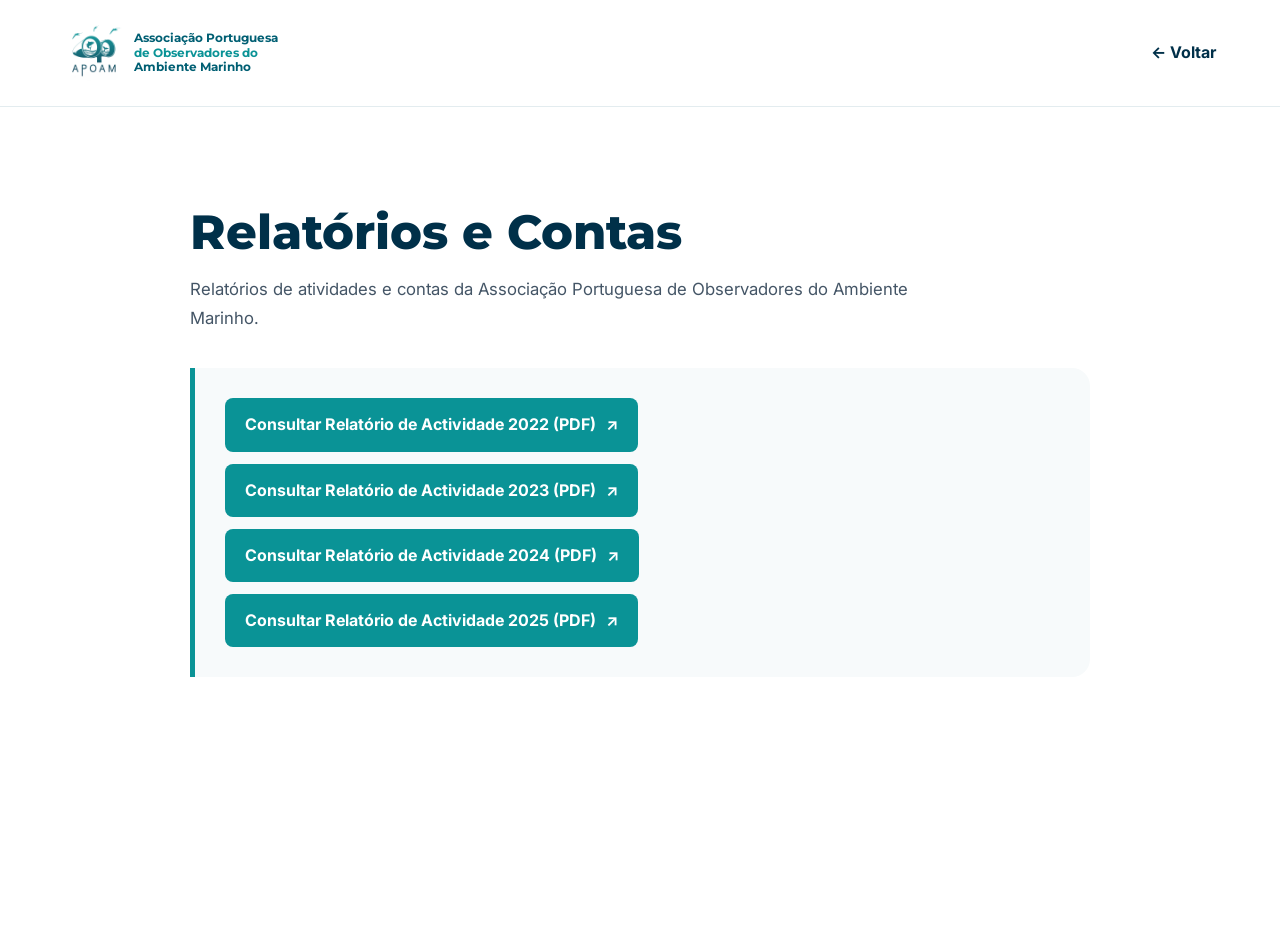
<file: relatorios-contas.html>
<!DOCTYPE html>
<html lang="pt-PT">
<head>
    <meta charset="UTF-8">
    <meta name="viewport" content="width=device-width, initial-scale=1">
    <title>Relatórios e Contas | APOAM</title>
    <meta name="description" content="Relatórios de atividades e contas da Associação Portuguesa de Observadores do Ambiente Marinho.">
    <link rel="icon" type="image/png" sizes="32x32" href="assets/img/favicon-32.png">
    <link rel="apple-touch-icon" sizes="180x180" href="assets/img/favicon-180.png">
    <link rel="preconnect" href="https://fonts.googleapis.com">
    <link rel="preconnect" href="https://fonts.gstatic.com" crossorigin>
    <link href="https://fonts.googleapis.com/css2?family=Montserrat:wght@500;700;800&family=Inter:wght@300;400;500;600&display=swap" rel="stylesheet">
    <link rel="stylesheet" href="assets/css/style.css">
</head>
<body>
    <header class="simple-header">
        <a href="index.html" class="nav-logo" aria-label="APOAM - página inicial"><img src="assets/img/logo-navbar.png" alt="APOAM"><span class="nav-title"><span>Associação Portuguesa</span><span>de Observadores do</span><span>Ambiente Marinho</span></span></a>
        <a class="back-home" href="index.html#institutional">← Voltar</a>
    </header>
    <main class="document-page">
        <h1>Relatórios e Contas</h1>
        <p>Relatórios de atividades e contas da Associação Portuguesa de Observadores do Ambiente Marinho.</p>
		<div class="document-placeholder report-links">
			<a class="document-download" href="assets/docs/Folhas-de-Caixa/Folha-de-caixa-APOAM-2022.pdf" target="_blank" rel="noopener noreferrer">
				Consultar Relatório de Actividade 2022 (PDF)
				<span aria-hidden="true">↗</span>
			</a>
			<a class="document-download" href="assets/docs/Folhas-de-Caixa/APOAM_Folha_de_caixa_2023.pdf" target="_blank" rel="noopener noreferrer">
				Consultar Relatório de Actividade 2023 (PDF)
				<span aria-hidden="true">↗</span>
			</a>
			<a class="document-download" href="assets/docs/Folhas-de-Caixa/APOAM_Folha_de_caixa_2024.pdf" target="_blank" rel="noopener noreferrer">
				Consultar Relatório de Actividade 2024 (PDF)
				<span aria-hidden="true">↗</span>
			</a>
			<a class="document-download" href="assets/docs/Folhas-de-Caixa/APOAM_Folha_de_caixa_2025.pdf" target="_blank" rel="noopener noreferrer">
				Consultar Relatório de Actividade 2025 (PDF)
				<span aria-hidden="true">↗</span>
			</a>
        </div>
    </main>
</body>
</html>
</file>
<file: assets/css/responsive.css>
/* APOAM — responsive.css
   A navbar responsiva é controlada pelo style.css.
   Este ficheiro não contém regras duplicadas para a navbar.
*/

@media (max-width:1400px){
    h1{font-size:4rem}
}

@media (max-width:1100px){
}

@media (max-width:900px){
    .hero{background-attachment:scroll}
}

@media (max-width:700px){
}
</file>
<file: assets/css/style.css>
:root{
    --ocean:#003049;
    --atlantic:#005F73;
    --turquoise:#0A9396;
    --foam:#94D2BD;
    --sand:#E9D8A6;
    --white:#ffffff;
    --light:#f7fafb;
    --text:#243746;
    --shadow:0 15px 40px rgba(0,0,0,.15);
    --radius:18px;
    --max-width:1280px;
}

*{margin:0;padding:0;box-sizing:border-box}

html{scroll-behavior:smooth}

body{
    font-family:"Inter",sans-serif;
    color:var(--text);
    background:#fff;
    overflow-x:hidden;
    line-height:1.7;
}

img{display:block;max-width:100%}
a{text-decoration:none;color:inherit}
ul{list-style:none}
section{position:relative}

.visually-hidden{
    position:absolute;
    width:1px;
    height:1px;
    padding:0;
    margin:-1px;
    overflow:hidden;
    clip:rect(0,0,0,0);
    white-space:nowrap;
    border:0;
}
.hero-content > .visually-hidden{
    display:none;
}

h1,h2,h3,h4{
    font-family:"Montserrat",sans-serif;
    color:var(--ocean);
}
h1{font-size:4.8rem;line-height:1.05;font-weight:800}
h2{font-size:2.8rem;margin-bottom:25px}
h3{font-size:1.4rem;margin-bottom:15px}
p{font-size:1.05rem;color:#445566}

.container{width:min(90%,var(--max-width));margin:auto}
.section{padding:110px 0}
.center{text-align:center;margin-bottom:70px}

/* LOADER */
#loader{
    position:fixed;
    inset:0;
    background:#fff;
    display:flex;
    justify-content:center;
    align-items:center;
    z-index:99999;
    transition:opacity .4s,visibility .4s;
}
.spinner{
    width:60px;height:60px;
    border:6px solid #d9ecef;
    border-top-color:var(--turquoise);
    border-radius:50%;
    animation:spin 1s linear infinite;
}
body.loaded #loader{
    opacity:0;
    visibility:hidden;
    pointer-events:none;
}

/* HERO */
.hero{
    position:relative;
    width:100%;
    min-height:0;
    height:auto;
    overflow:hidden;
    display:flex;
    justify-content:center;
    align-items:flex-start;
    background:linear-gradient(rgba(5,25,35,.20),rgba(5,25,35,.35));
    /* 82px compensam a navbar fixa; ficam 60px visíveis acima e abaixo da imagem. */
    padding:142px 0 60px;
}

/* NAVBAR — única definição */
.navbar{
    position:fixed;
    top:0;
    left:0;
    width:100%;
    height:82px;
    padding:0 5%;
    display:grid;
    grid-template-columns:1fr auto 1fr;
    align-items:center;
    background:#fff;
    border-bottom:1px solid #e3ecef;
    box-shadow:0 4px 18px rgba(0,48,73,.08);
    z-index:9999;
}

.nav-logo{
    justify-self:start;
    display:flex;
    align-items:center;
    width:auto;
    height:82px;
    gap:12px;
    z-index:2;
}

.nav-logo img{
    display:block;
    width:auto;
    height:auto;
    max-width:165px;
    max-height:58px;
    object-fit:contain;
}

.nav-title{
    max-width:270px;
    display:flex;
    flex-direction:column;
    font-family:"Montserrat",sans-serif;
    font-size:.72rem;
    font-weight:700;
    line-height:1.25;
}
.nav-title span:nth-child(1),
.nav-title span:nth-child(3){
    color:var(--atlantic);
}
.nav-title span:nth-child(2){
    color:var(--turquoise);
}

.nav-menu{
    grid-column:2;
    display:flex;
    align-items:center;
    justify-content:center;
    gap:30px;
    margin:0;
    padding:0;
}

.nav-menu li{position:relative}

.nav-menu a{
    position:relative;
    display:block;
    padding:29px 0;
    color:var(--ocean);
    font-size:.92rem;
    font-weight:600;
    white-space:nowrap;
    transition:color .25s ease;
}

.nav-menu a::after{
    content:"";
    position:absolute;
    left:0;
    bottom:20px;
    width:0;
    height:2px;
    background:var(--turquoise);
    transition:width .25s ease;
}

.nav-menu a:hover,
.nav-menu a.active{color:var(--turquoise)}

.nav-menu a:hover::after,
.nav-menu a.active::after{width:100%}


.menu-toggle{
    display:none;
    justify-self:end;
    width:44px;
    height:44px;
    padding:8px;
    border:0;
    background:transparent;
    cursor:pointer;
    z-index:3;
}

.menu-toggle span{
    display:block;
    width:25px;
    height:2px;
    margin:5px auto;
    background:var(--ocean);
    border-radius:2px;
    transition:transform .25s ease,opacity .25s ease;
}

.menu-toggle.active span:nth-child(1){transform:translateY(7px) rotate(45deg)}
.menu-toggle.active span:nth-child(2){opacity:0}
.menu-toggle.active span:nth-child(3){transform:translateY(-7px) rotate(-45deg)}

.navbar.scrolled{
    box-shadow:0 6px 24px rgba(0,48,73,.13);
}

/* HERO */
.hero-content{
    width:min(92vw,1500px);
}
.hero-logo{
    width:100%;
    height:auto;
    border-radius:20px;
    box-shadow:0 30px 80px rgba(0,0,0,.30);
}
.scroll-indicator{
    position:absolute;
    bottom:35px;
    left:50%;
    transform:translateX(-50%);
    color:#fff;
    letter-spacing:3px;
    text-transform:uppercase;
    font-size:.85rem;
    opacity:.85;
    animation:bounce 2s infinite;
}

/* ABOUT */
#about{background:#fff}
#about .container{
    display:block;
}
.about-content{
    width:min(92%,1100px);
    margin:0 auto;
    display:grid;
    grid-template-columns:1fr 320px;
    gap:60px;
    align-items:stretch;
}
#about .section-header{margin-bottom:45px}
.about-text{min-width:0}
#about p{
    margin-bottom:25px;
    color:#556677;
    font-size:1.08rem;
}
#about .about-text ul,
#mission .mission-content ul,
#observer .observer-content ul {
    list-style:disc;
    padding-left:25px;
    margin:10px 0 25px;
}
#about .about-text li,
#mission .mission-content li,
#observer .observer-content li {
    margin-bottom:12px;
    color:#556677;
}
#about .about-text li::marker,
#mission .mission-content li::marker,
#observer .observer-content li::marker {
	color:var(--turquoise);
}
#about .button{
    display:inline-block;
    margin-top:15px;
    padding:16px 34px;
    background:var(--ocean);
    color:#fff;
    border-radius:40px;
    transition:.35s;
    box-shadow:var(--shadow);
}
#about .button:hover{
    background:var(--turquoise);
    transform:translateY(-4px);
}
#about .about-images{
    display:flex;
    flex-direction:column;
    gap:20px;
    width:100%;
    align-self:center;
}
#about .about-images img{
    width:100%;
    height:220px;
    object-fit:cover;
    border-radius:var(--radius);
    box-shadow:var(--shadow);
    transition:.5s;
}
#about .about-images img:hover{transform:scale(1.04)}

/* STATS */
#stats{
    padding:120px 0;
    background:linear-gradient(rgba(0,48,73,.85),rgba(0,48,73,.85)),url("../img/stats-bg.jpg");
    background-size:cover;
    background-position:center;
    background-attachment:fixed;
}
.stats-container{
    width:min(92%,1200px);
    margin:auto;
    display:grid;
    grid-template-columns:repeat(4,1fr);
    gap:35px;
    text-align:center;
}
.stats-container>div{
    padding:35px;
    background:rgba(255,255,255,.08);
    backdrop-filter:blur(10px);
    border:1px solid rgba(255,255,255,.15);
    border-radius:20px;
    transition:.35s;
}
.stats-container>div:hover{
    transform:translateY(-8px);
    background:rgba(255,255,255,.14);
}
.counter{
    color:#fff;
    font-size:4rem;
    font-weight:800;
    margin-bottom:15px;
}
.stats-container p{color:#d8f0f1}

/* GALLERY */
#gallery{background:#fff}
.gallery{
    width:min(92%,1280px);
    margin:auto;
    display:grid;
    grid-template-columns:repeat(3,1fr);
    gap:20px;
}
.gallery img{
    width:100%;
    height:300px;
    object-fit:cover;
    border-radius:18px;
    cursor:pointer;
    transition:.45s;
    box-shadow:0 12px 30px rgba(0,0,0,.08);
}
.gallery img:hover{
    transform:scale(1.04);
    box-shadow:0 25px 50px rgba(0,0,0,.16);
}
.section h2.center{
    position:relative;
    display:block;
    margin-bottom:70px;
}
.section h2.center::after{
    content:"";
    display:block;
    width:90px;height:5px;
    border-radius:10px;
    margin:18px auto 0;
    background:linear-gradient(90deg,var(--turquoise),var(--foam));
}

/* ÁREA INSTITUCIONAL */
.institutional-section{
    background:#f5f9fa;
}
.institutional-grid{
    display:grid;
    grid-template-columns:repeat(4,1fr);
    gap:24px;
    margin-top:45px;
}
.institutional-card{
    min-height:275px;
    padding:32px 26px;
    display:flex;
    flex-direction:column;
    align-items:flex-start;
    border-radius:var(--radius);
    background:#fff;
    box-shadow:0 10px 28px rgba(0,48,73,.09);
    transition:transform .25s ease,box-shadow .25s ease;
}
.institutional-card:hover{
    transform:translateY(-6px);
    box-shadow:var(--shadow);
}
.institutional-card > i{
    width:52px;
    height:52px;
    display:grid;
    place-items:center;
    margin-bottom:24px;
    border-radius:50%;
    color:var(--ocean);
    background:var(--foam);
    font-size:1.25rem;
}
.institutional-card h3{
    margin-bottom:12px;
}
.institutional-card p{
    margin-bottom:20px;
    font-size:.98rem;
    line-height:1.6;
}
.institutional-card > span{
    margin-top:auto;
    color:var(--turquoise);
    font-weight:700;
}

/* PÁGINAS INSTITUCIONAIS */
.simple-header{
    min-height:82px;
    padding:12px 5%;
    display:flex;
    align-items:center;
    justify-content:space-between;
    border-bottom:1px solid #e3ecef;
    background:#fff;
}
.simple-header img{
    width:58px;
    height:58px;
    object-fit:contain;
}
.back-home{
    color:var(--ocean);
    font-weight:700;
}
.back-home:hover{
    color:var(--turquoise);
}
.document-page{
    width:min(92%,900px);
    min-height:calc(100vh - 82px);
    margin:auto;
    padding:100px 0;
}
.document-page h1{
    margin-bottom:18px;
    font-size:3rem;
}
.document-page p{
    max-width:720px;
}
.document-placeholder{
    margin-top:36px;
    padding:30px;
    border-left:5px solid var(--turquoise);
    border-radius:0 var(--radius) var(--radius) 0;
    background:var(--light);
}
.document-placeholder h2{
    margin:48px 0 22px;
    font-size:1.8rem;
}
.document-placeholder h2:first-child{
    margin-top:0;
}
.document-placeholder h3{
    margin:32px 0 10px;
    font-size:1.25rem;
}
.document-placeholder p{
    margin:0 0 12px;
    line-height:1.75;
}
.document-placeholder ul{
    margin:0 0 18px;
    padding-left:1.4rem;
    list-style:disc;
}
.document-placeholder li{
    margin-bottom:10px;
    line-height:1.75;
}
.document-placeholder li::marker{
    color:var(--turquoise);
}
.document-placeholder .document-clause{
    padding-left:1.4rem;
    text-indent:-1.4rem;
}
.document-placeholder .document-subclause{
    padding-left:2.8rem;
    text-indent:-1.4rem;
}
.document-download{
    display:flex;
	width: fit-content;
	margin-bottom:12px;
    align-items:center;
    gap:10px;
    padding:13px 20px;
    border-radius:8px;
    color:#fff;
    font-weight:700;
    background:var(--turquoise);
    transition:background .2s ease,transform .2s ease;
}
.document-download:hover{
    color:#fff;
    background:var(--ocean);
    transform:translateY(-2px);
}
.report-links{
    display:flex;
    flex-direction:column;
    align-items:flex-start;
    gap:12px;
}
.report-links .document-download{
    margin-bottom:0;
}
.governing-bodies section + section{
    margin-top:42px;
}
.governing-bodies > section:first-of-type{
    margin-top:42px;
}
.governing-bodies dl{
    margin:0;
}
.governing-bodies dl > div{
    display:grid;
    grid-template-columns:minmax(0,1fr) minmax(0,1fr);
    align-items:baseline;
    gap:18px;
    padding:13px 0;
    border-bottom:1px solid #dce8eb;
}
.governing-bodies dt{
    color:var(--ocean);
    font-weight:700;
}
.governing-bodies dd{
    margin:0;
    color:#556677;
    font-weight:400;
    text-align:right;
}

/* VOLUNTEERING / GOOGLE FORM */
.volunteer-section{
    padding:90px 20px;
    background:#f5f9fa;
}
.volunteer-box{
    max-width:760px;
    margin:0 auto;
    padding:55px 40px;
    text-align:center;
    background:#fff;
    border-radius:20px;
    box-shadow:var(--shadow);
}
.volunteer-icon{
    width:65px;height:65px;
    margin:0 auto 22px;
    display:flex;
    align-items:center;
    justify-content:center;
    border-radius:50%;
    font-size:26px;
    background:var(--foam);
}
.volunteer-label{
    display:block;
    margin-bottom:12px;
    font-size:.78rem;
    font-weight:700;
    letter-spacing:2px;
}
.volunteer-box h2{
    margin:0 0 20px;
    font-size:2.4rem;
}
.volunteer-box p{
    max-width:620px;
    margin:0 auto 10px;
}
.volunteer-button{
    display:inline-flex;
    align-items:center;
    gap:12px;
    margin-top:28px;
    padding:14px 26px;
    border-radius:8px;
    font-weight:700;
    color:#fff;
    background:var(--turquoise);
    transition:transform .2s ease,box-shadow .2s ease,background .2s ease;
}
.volunteer-button:hover{
    transform:translateY(-2px);
    box-shadow:var(--shadow);
    background:var(--ocean);
}

/* FOOTER */
footer{
    background:#01283d;
    color:#fff;
    padding:90px 0 35px;
}
.footer-grid{
    width:min(92%,1280px);
    margin:auto;
    display:grid;
    grid-template-columns:2fr 1fr 1fr;
    gap:60px;
}
.footer-grid h3{
    color:#fff;
    font-size:2rem;
    margin-bottom:20px;
}
.footer-grid h4{color:var(--foam);margin-bottom:20px}
.footer-grid p{color:#d8e4ea}
.footer-grid li{margin-bottom:12px}
.footer-grid a{color:#d8e4ea;transition:.3s}
.footer-grid a:hover{color:#fff;padding-left:8px}
.copyright{
    margin-top:60px;
    text-align:center;
    color:#aac0ca;
    font-size:.9rem;
}

/* SCROLL / REVEAL */
.progress-bar{
    position:fixed;
    top:0;left:0;
    width:0%;
    height:4px;
    background:linear-gradient(90deg,var(--turquoise),var(--foam));
    z-index:10000;
}
.reveal{
    opacity:0;
    transform:translateY(50px);
    transition:1s;
}
.reveal.visible{
    opacity:1;
    transform:none;
}

::-webkit-scrollbar{width:11px}
::-webkit-scrollbar-track{background:#eef7fa}
::-webkit-scrollbar-thumb{background:var(--atlantic);border-radius:30px}
::-webkit-scrollbar-thumb:hover{background:var(--turquoise)}
::selection{background:var(--turquoise);color:#fff}

/* RESPONSIVE */
@media (max-width:1100px){
    .navbar{padding:0 3%}
    .nav-menu{gap:22px}
    .nav-menu a{font-size:.86rem}
    .cards{grid-template-columns:repeat(2,1fr)}
    .gallery{grid-template-columns:repeat(2,1fr)}
    .institutional-grid{grid-template-columns:repeat(2,1fr)}
    .stats-container{grid-template-columns:repeat(2,1fr)}
}

@media (max-width:850px){
    html{scroll-padding-top:90px}

    .navbar{
        height:70px;
        padding:0 18px;
        grid-template-columns:minmax(0,1fr) auto;
    }
    .nav-logo{
        width:auto;
        max-width:calc(100vw - 90px);
        height:70px;
        min-width:0;
        overflow:hidden;
    }
    .nav-logo img{
        width:52px;
        height:52px;
        max-width:52px;
        max-height:52px;
    }
    .nav-title{
        display:flex;
        max-width:200px;
        font-size:.56rem;
        line-height:1.2;
    }
    .menu-toggle{
        display:block;
        width:44px;
        height:44px;
        padding:8px;
        margin:0;
        justify-self:end;
        position:relative;
        z-index:10001;
    }
    .nav-menu{
        grid-column:1 / -1;
        position:absolute;
        top:70px;
        left:0;
        right:0;
        width:100%;
        max-height:calc(100vh - 70px);
        overflow-y:auto;
        display:flex;
        flex-direction:column;
        align-items:stretch;
        justify-content:flex-start;
        gap:0;
        margin:0;
        padding:10px 18px 18px;
        background:#fff;
        border-bottom:1px solid #e3ecef;
        box-shadow:0 12px 28px rgba(0,48,73,.14);
        opacity:0;
        visibility:hidden;
        pointer-events:none;
        transform:translateY(-8px);
        transition:opacity .2s ease,transform .2s ease,visibility .2s ease;
        z-index:10000;
    }
    .navbar.menu-open .nav-menu{
        opacity:1;
        visibility:visible;
        pointer-events:auto;
        transform:translateY(0);
    }
    .nav-menu li{width:100%;flex:none}
    .nav-menu a{
        width:100%;
        padding:13px 6px;
        font-size:.95rem;
        line-height:1.35;
        white-space:normal;
    }
    .nav-menu a::after{display:none}
    .navbar .nav-menu .join-nav{
        display:block;
        width:100%;
        margin-top:8px;
        padding:12px 15px;
        text-align:center;
        border-radius:8px;
    }

    h1{font-size:3rem}
    h2{font-size:2.2rem}
    .hero{min-height:0;height:auto;padding:90px 0 50px}
    .hero-content{width:94%;max-width:none}
    .hero-logo{width:100%;height:auto;border-radius:12px}
    .scroll-indicator{display:none}
    .section{padding:80px 0}
    .about-content{width:92%;grid-template-columns:1fr;gap:35px}
    #about p{font-size:1rem}
    #about .about-images{display:grid;grid-template-columns:1fr;gap:16px}
    #about .about-images img{height:260px}
    .cards{width:92%;grid-template-columns:1fr;gap:24px}
    .card{padding:38px 25px}
    .gallery{width:92%;grid-template-columns:1fr;gap:16px}
    .gallery img{height:auto;aspect-ratio:16 / 10}
    .institutional-grid{grid-template-columns:1fr}
    .stats-container{width:92%;grid-template-columns:1fr;gap:20px}
    .mission-content,
    .observer-section .observer-content{width:92%;grid-template-columns:1fr;gap:35px}
    .mission-content p,
    .observer-content p{font-size:1rem;line-height:1.7}
    .observer-section .observer-images{display:grid;grid-template-columns:1fr;gap:16px}
    .observer-section .observer-images img{height:260px}
    .volunteer-section{padding:65px 15px}
    .volunteer-box{width:100%;padding:40px 22px;border-radius:16px}
    .footer-grid{width:92%;grid-template-columns:1fr;gap:35px;text-align:center}
    .social-links{justify-content:center}
    .simple-header{min-height:0;padding:10px 18px;flex-wrap:wrap;gap:8px}
    .simple-header .nav-logo{height:52px;gap:8px}
    .simple-header .nav-logo img{width:52px;height:52px;max-width:52px;max-height:52px}
    .simple-header .back-home{width:100%;text-align:right;font-size:.85rem}
}

@media (max-width:500px){
    html{scroll-padding-top:75px}

    .navbar{height:64px;padding:0 14px}
    .nav-logo{height:64px;max-width:calc(100vw - 80px)}
    .menu-toggle{width:42px;height:42px}
    .nav-menu{top:64px;max-height:calc(100vh - 64px);padding-left:14px;padding-right:14px}
    .hero{padding:78px 0 40px}
    .hero-content{width:96%}
    .hero-logo{border-radius:9px}
    h1{font-size:2rem}
    h2{font-size:1.8rem}
    .section{padding:70px 0}
    .container{width:94%}
    .document-page{padding:65px 0}
    .document-page h1{font-size:2.2rem}
    .document-placeholder{padding:24px 18px}
    .document-placeholder h2{font-size:1.5rem}
    .governing-bodies dl > div{gap:10px}
    .counter{font-size:3rem}
    .volunteer-section{padding:60px 15px}
    .volunteer-box{padding:35px 18px}
    .volunteer-box h2{font-size:1.9rem}
    .volunteer-button{width:100%;justify-content:center}
}

@media (max-width:360px){
    .navbar{padding-left:10px;padding-right:10px}
    .hero-content{width:97%}
    .volunteer-box{padding-left:15px;padding-right:15px}
}
@keyframes spin{from{transform:rotate(0)}to{transform:rotate(360deg)}}
@keyframes bounce{
    0%,100%{transform:translate(-50%,0)}
    50%{transform:translate(-50%,-10px)}
}
@keyframes fadeInLeft{
    from{opacity:0;transform:translateX(-40px)}
    to{opacity:1;transform:none}
}
/* =========================================================
   MISSÃO
   ========================================================= */

.mission-section {
    background: #f5f9fa;
}

.mission-content {
    max-width: 900px;
    margin: 0 auto;
}

.mission-content p {
    margin-bottom: 20px;
    line-height: 1.8;
}


/* =========================================================
   O OBSERVADOR
   ========================================================= */

.observer-section {
    background: #ffffff;
}

.observer-content {
    width: min(92%, 1100px);
    margin: 0 auto;
    display: grid;
    grid-template-columns: 1fr 320px;
    gap: 60px;
    align-items: stretch;
}

.observer-text {
    min-width: 0;
}

.observer-images {
    display: flex;
    flex-direction: column;
    gap: 20px;
    align-self: center;
}

.observer-images img {
    width: 100%;
    height: 220px;
    object-fit: cover;
    border-radius: var(--radius);
    box-shadow: var(--shadow);
    transition: transform .4s ease;
}

.observer-images img:hover {
    transform: scale(1.03);
}

.observer-content p {
    margin-bottom: 20px;
    line-height: 1.8;
}


/* =========================================================
   DESTAQUE "JUNTA-TE" NA NAVBAR
   ========================================================= */

.nav-menu .join-nav {
    background: var(--turquoise);
    color: #fff;
    padding: 10px 18px;
    border-radius: 25px;
    font-weight: 600;
    transition: all 0.25s ease;
}

.nav-menu .join-nav:hover {
    background: var(--ocean);
    color: #fff;
    transform: translateY(-1px);
}

/* Remove o efeito de linha inferior apenas deste botão */
.nav-menu .join-nav::after {
    display: none;
}
/* Centrar títulos e subtítulos das secções */ 

	.section-header { 
		text-align: center; 
}
	
	.section-header h2 { 
		text-align: center; 
}
	
	.section-header p { 
		text-align: center; 
		
}
/* Texto justificado nas secções */
.section p {
    text-align: justify;
}
/* Texto das listas sempre justificado */
.section ul li,
.section ol li {
    text-align: justify;
}
/*Marcadores Turquesa */
.section ul li::marker,
.section ol li::marker {
    color: var(--turquoise);
}

.social-links {
    display: flex;
    gap: 10px;
    margin-top: 18px;
}

.social-links a {
    width: 38px;
    height: 38px;
    display: flex;
    align-items: center;
    justify-content: center;
    border: 1px solid rgba(255,255,255,.3);
    border-radius: 50%;
    color: #fff;
    font-size: 17px;
    transition: .3s ease;
}

.social-links a:hover {
    background: var(--turquoise);
    border-color: var(--turquoise);
    transform: translateY(-3px);
}

.store-catalog{
    display:block;
    margin-top:42px;
}

.product-collection{
    display:block !important;
    clear:both;
    width:100%;
}

.product-collection + .product-collection{
    margin-top:54px;
}

.product-collection > h2{
    display:block;
    width:100%;
    margin:0 0 12px;
    color:var(--ocean);
}

.collection-description{
    display:block;
    width:100%;
    margin:0 0 24px;
}

.collection-content{
    display:block;
    width:100%;
}

.collection-products{
    display:flex;
    flex-wrap:wrap;
    gap:24px;
}

.product-card{
    flex:1 1 220px;
    max-width:280px;
    overflow:hidden;
    border-radius:var(--radius);
    background:#fff;
    box-shadow:var(--shadow);
}

.product-card picture,
.product-card img{
    display:block;
    width:100%;
    height:100%;
}

.product-card img{
    height:auto;
    aspect-ratio:4 / 5;
    object-fit:contain;
}

.catalog-download{
    margin-top:28px;
}

.store-order{
    margin-top:48px;
    padding:32px;
    border-radius:var(--radius);
    text-align:center;
    background:var(--light);
}

.store-order h2{
    margin-bottom:12px;
}

.store-order p{
    margin:0 auto 22px;
}

.order-button{
    display:inline-block;
    padding:14px 24px;
    border-radius:8px;
    color:#fff;
    font-weight:700;
    background:var(--turquoise);
}

.order-button:hover{
    color:#fff;
    background:var(--ocean);
}

@media (max-width:850px){
    .product-card{
        flex-basis:calc(50% - 12px);
    }
}

@media (max-width:500px){
    .product-card{
        flex-basis:100%;
        max-width:none;
    }

    .product-card img{
        aspect-ratio:4 / 5;
    }
}
</file>
